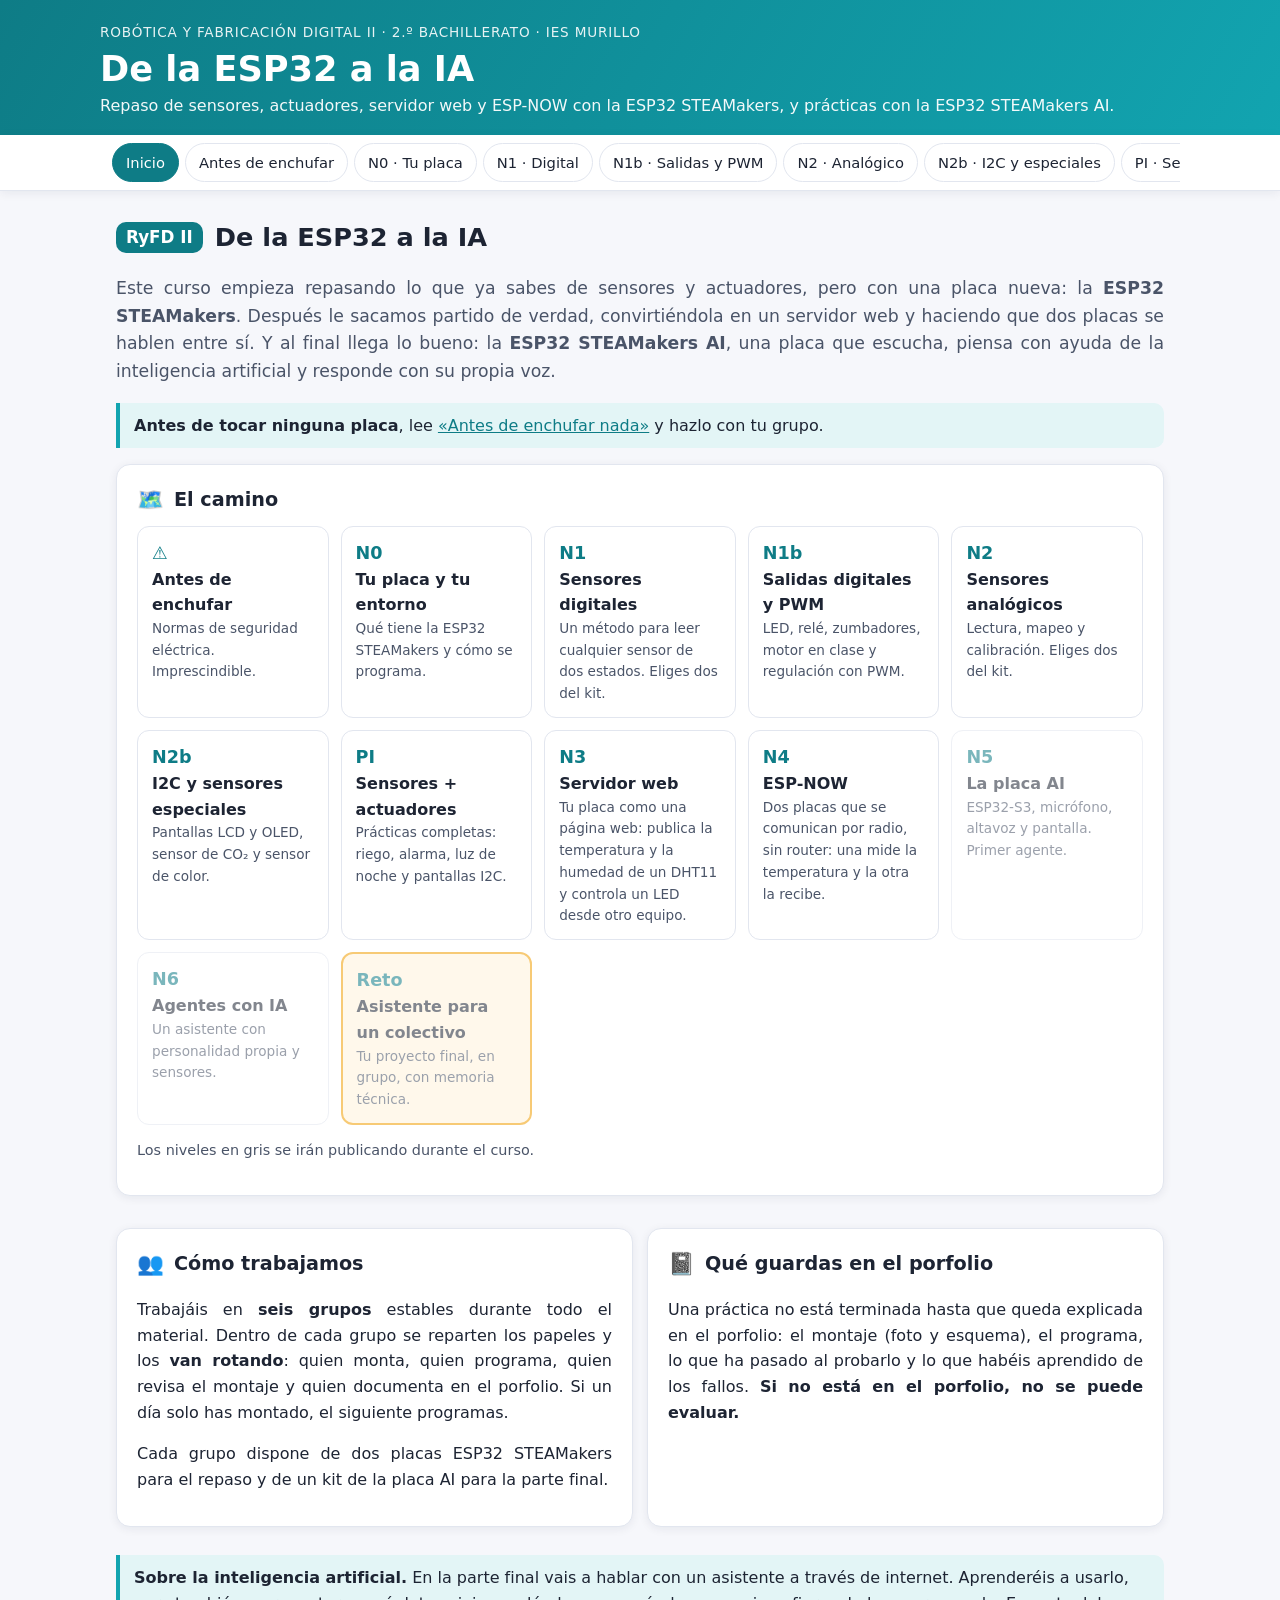
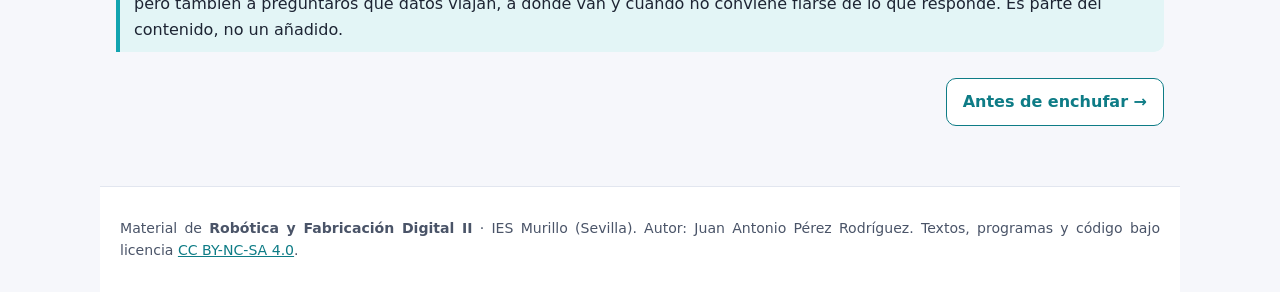
<file: index.html>
<!DOCTYPE html>
<html lang="es">
<head>
<meta charset="utf-8">
<meta name="viewport" content="width=device-width, initial-scale=1">
<title>De la ESP32 a la IA · RyFD II</title>
<link rel="stylesheet" href="assets/estilos.css?v=890831c4">
</head>
<body>
<header class="top">
  <div class="wrap">
    <div class="kicker">Robótica y Fabricación Digital II · 2.º Bachillerato · IES Murillo</div>
    <h1>De la ESP32 a la IA</h1>
    <p class="sub">Repaso de sensores, actuadores, servidor web y ESP-NOW con la ESP32 STEAMakers, y prácticas con la ESP32 STEAMakers AI.</p>
  </div>
</header>
<nav class="menu" aria-label="Secciones">
  <div class="wrap" id="menu">
    <a href="index.html" class="on" aria-current="page">Inicio</a>
    <a href="seguridad.html">Antes de enchufar</a>
    <a href="n0.html">N0 · Tu placa</a>
    <a href="n1.html">N1 · Digital</a>
    <a href="n1b.html">N1b · Salidas y PWM</a>
    <a href="n2.html">N2 · Analógico</a>
    <a href="n2b.html">N2b · I2C y especiales</a>
    <a href="pi.html">PI · Sensores + actuadores</a>
    <a href="n3.html">N3 · Servidor web</a>
    <a href="n4.html">N4 · ESP-NOW</a>
    <span class="soon" title="Próximamente">N5 · Placa AI</span>
    <span class="soon" title="Próximamente">N6 · Agentes con IA</span>
    <span class="soon" title="Próximamente">Reto final</span>
  </div>
</nav>

<main>
<section class="page" id="inicio">
  <h2 class="lvl"><span class="badge">RyFD II</span> De la ESP32 a la IA</h2>
  <p class="lead">Este curso empieza repasando lo que ya sabes de sensores y actuadores, pero con una placa nueva: la <b>ESP32 STEAMakers</b>. Después le sacamos partido de verdad, convirtiéndola en un servidor web y haciendo que dos placas se hablen entre sí. Y al final llega lo bueno: la <b>ESP32 STEAMakers AI</b>, una placa que escucha, piensa con ayuda de la inteligencia artificial y responde con su propia voz.</p>

  <div class="note info"><b>Antes de tocar ninguna placa</b>, lee <a href="seguridad.html">«Antes de enchufar nada»</a> y hazlo con tu grupo.</div>

  <div class="card">
    <h3 class="sec-title"><span class="ico">🗺️</span> El camino</h3>
    <div class="levels">
      <a class="lv" href="seguridad.html"><div class="n">⚠️</div><div class="t">Antes de enchufar</div><div class="d">Normas de seguridad eléctrica. Imprescindible.</div></a>
      <a class="lv" href="n0.html"><div class="n">N0</div><div class="t">Tu placa y tu entorno</div><div class="d">Qué tiene la ESP32 STEAMakers y cómo se programa.</div></a>
      <a class="lv" href="n1.html"><div class="n">N1</div><div class="t">Sensores digitales</div><div class="d">Un método para leer cualquier sensor de dos estados. Eliges dos del kit.</div></a>
      <a class="lv" href="n1b.html"><div class="n">N1b</div><div class="t">Salidas digitales y PWM</div><div class="d">LED, relé, zumbadores, motor en clase y regulación con PWM.</div></a>
      <a class="lv" href="n2.html"><div class="n">N2</div><div class="t">Sensores analógicos</div><div class="d">Lectura, mapeo y calibración. Eliges dos del kit.</div></a>
      <a class="lv" href="n2b.html"><div class="n">N2b</div><div class="t">I2C y sensores especiales</div><div class="d">Pantallas LCD y OLED, sensor de CO₂ y sensor de color.</div></a>
      <a class="lv" href="pi.html"><div class="n">PI</div><div class="t">Sensores + actuadores</div><div class="d">Prácticas completas: riego, alarma, luz de noche y pantallas I2C.</div></a>
      <a class="lv" href="n3.html"><div class="n">N3</div><div class="t">Servidor web</div><div class="d">Tu placa como una página web: publica la temperatura y la humedad de un DHT11 y controla un LED desde otro equipo.</div></a>
      <a class="lv" href="n4.html"><div class="n">N4</div><div class="t">ESP-NOW</div><div class="d">Dos placas que se comunican por radio, sin router: una mide la temperatura y la otra la recibe.</div></a>
      <div class="lv soon"><div class="n">N5</div><div class="t">La placa AI</div><div class="d">ESP32-S3, micrófono, altavoz y pantalla. Primer agente.</div></div>
      <div class="lv soon"><div class="n">N6</div><div class="t">Agentes con IA</div><div class="d">Un asistente con personalidad propia y sensores.</div></div>
      <div class="lv reto soon"><div class="n">Reto</div><div class="t">Asistente para un colectivo</div><div class="d">Tu proyecto final, en grupo, con memoria técnica.</div></div>
    </div>
    <p class="amp" style="font-size:.9rem;color:var(--ink2)">Los niveles en gris se irán publicando durante el curso.</p>
  </div>

  <div class="grid2">
    <div class="card">
      <h3 class="sec-title"><span class="ico">👥</span> Cómo trabajamos</h3>
      <p>Trabajáis en <b>seis grupos</b> estables durante todo el material. Dentro de cada grupo se reparten los papeles y los <b>van rotando</b>: quien monta, quien programa, quien revisa el montaje y quien documenta en el porfolio. Si un día solo has montado, el siguiente programas.</p>
      <p>Cada grupo dispone de dos placas ESP32 STEAMakers para el repaso y de un kit de la placa AI para la parte final.</p>
    </div>
    <div class="card">
      <h3 class="sec-title"><span class="ico">📓</span> Qué guardas en el porfolio</h3>
      <p>Una práctica no está terminada hasta que queda explicada en el porfolio: el montaje (foto y esquema), el programa, lo que ha pasado al probarlo y lo que habéis aprendido de los fallos. <b>Si no está en el porfolio, no se puede evaluar.</b></p>
    </div>
  </div>

  <div class="note info"><b>Sobre la inteligencia artificial.</b> En la parte final vais a hablar con un asistente a través de internet. Aprenderéis a usarlo, pero también a preguntaros qué datos viajan, a dónde van y cuándo no conviene fiarse de lo que responde. Es parte del contenido, no un añadido.</div>
</section>

<div class="pager"><span></span><a href="seguridad.html">Antes de enchufar →</a></div>
</main>
<footer>
  <div class="wrap">
    <p>Material de <b>Robótica y Fabricación Digital II</b> · IES Murillo (Sevilla). Autor: Juan Antonio Pérez Rodríguez.
    Textos, programas y código bajo licencia <a href="https://creativecommons.org/licenses/by-nc-sa/4.0/deed.es">CC BY-NC-SA 4.0</a>.</p>
  </div>
</footer>
<script src="assets/app.js?v=890831c4"></script>
</body>
</html>
</file>
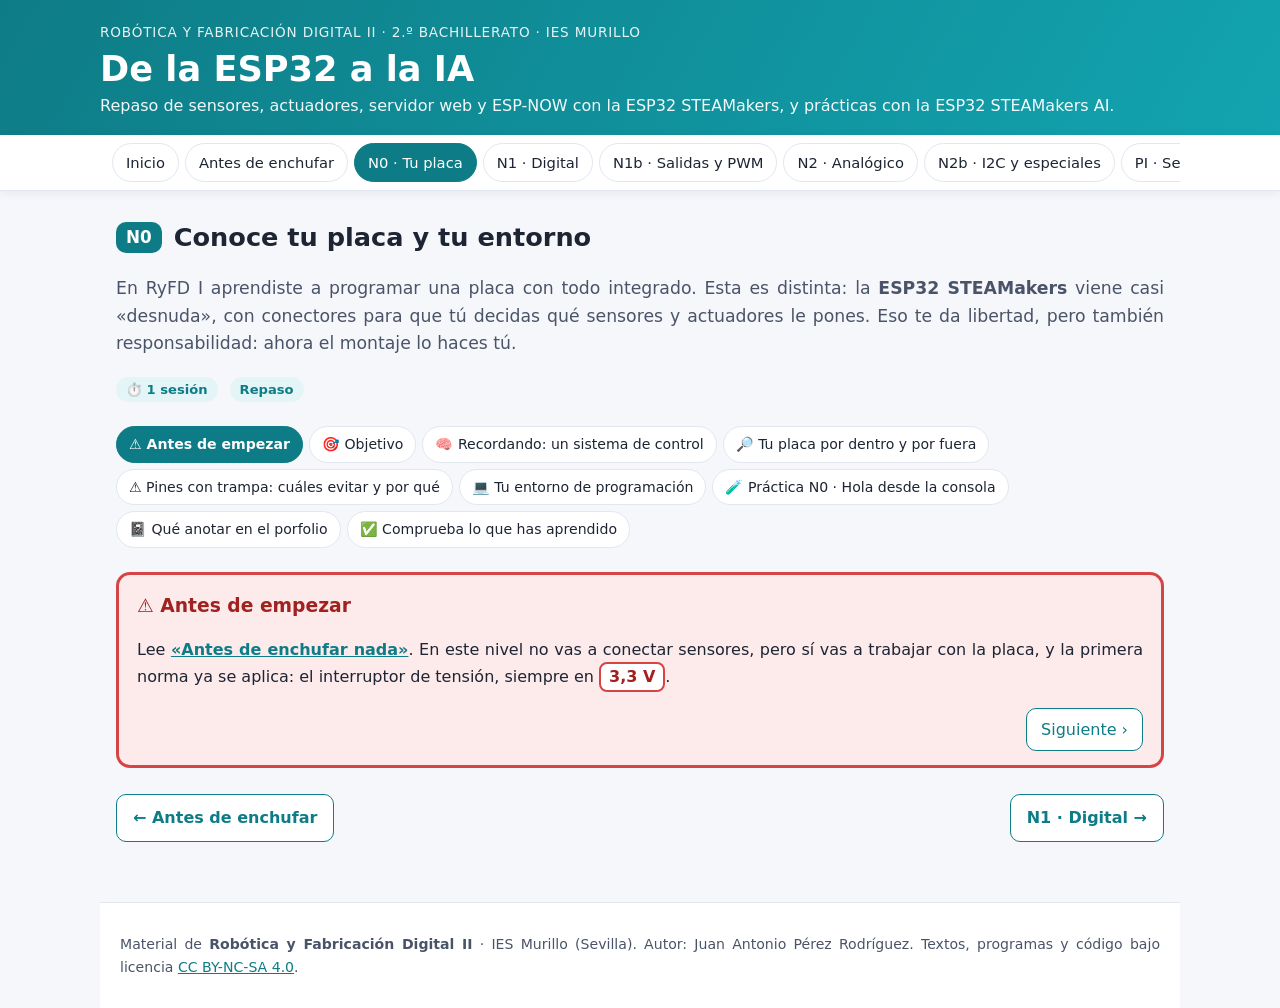
<file: n0.html>
<!DOCTYPE html>
<html lang="es">
<head>
<meta charset="utf-8">
<meta name="viewport" content="width=device-width, initial-scale=1">
<title>N0 · Conoce tu placa y tu entorno · RyFD II</title>
<link rel="stylesheet" href="assets/estilos.css?v=890831c4">
</head>
<body>
<header class="top">
  <div class="wrap">
    <div class="kicker">Robótica y Fabricación Digital II · 2.º Bachillerato · IES Murillo</div>
    <h1>De la ESP32 a la IA</h1>
    <p class="sub">Repaso de sensores, actuadores, servidor web y ESP-NOW con la ESP32 STEAMakers, y prácticas con la ESP32 STEAMakers AI.</p>
  </div>
</header>
<nav class="menu" aria-label="Secciones">
  <div class="wrap" id="menu">
    <a href="index.html">Inicio</a>
    <a href="seguridad.html">Antes de enchufar</a>
    <a href="n0.html" class="on" aria-current="page">N0 · Tu placa</a>
    <a href="n1.html">N1 · Digital</a>
    <a href="n1b.html">N1b · Salidas y PWM</a>
    <a href="n2.html">N2 · Analógico</a>
    <a href="n2b.html">N2b · I2C y especiales</a>
    <a href="pi.html">PI · Sensores + actuadores</a>
    <a href="n3.html">N3 · Servidor web</a>
    <a href="n4.html">N4 · ESP-NOW</a>
    <span class="soon" title="Próximamente">N5 · Placa AI</span>
    <span class="soon" title="Próximamente">N6 · Agentes con IA</span>
    <span class="soon" title="Próximamente">Reto final</span>
  </div>
</nav>

<main>
<section class="page" id="n0">
  <h2 class="lvl"><span class="badge">N0</span> Conoce tu placa y tu entorno</h2>
  <p class="lead">En RyFD I aprendiste a programar una placa con todo integrado. Esta es distinta: la <b>ESP32 STEAMakers</b> viene casi «desnuda», con conectores para que tú decidas qué sensores y actuadores le pones. Eso te da libertad, pero también responsabilidad: ahora el montaje lo haces tú.</p>
  <div class="row"><span class="pill">⏱️ 1 sesión</span><span class="pill">Repaso</span></div>

  <div class="alerta">
    <h3>⚠️ Antes de empezar</h3>
    <p>Lee <a href="seguridad.html"><b>«Antes de enchufar nada»</b></a>. En este nivel no vas a conectar sensores, pero sí vas a trabajar con la placa, y la primera norma ya se aplica: el interruptor de tensión, siempre en <span class="chip33">3,3 V</span>.</p>
  </div>

  <div class="card">
    <h3 class="sec-title"><span class="ico">🎯</span> Objetivo</h3>
    <ul>
      <li>Recordar la estructura de un sistema de control: entradas, proceso y salidas.</li>
      <li>Reconocer las partes de la ESP32 STEAMakers y qué hace cada una.</li>
      <li>Preparar el entorno de programación y enviar un primer programa a la placa.</li>
      <li>Leer en la consola serie lo que la placa te cuenta.</li>
    </ul>
  </div>

  <div class="card">
    <h3 class="sec-title"><span class="ico">🧠</span> Recordando: un sistema de control</h3>
    <p>Todo sistema automático, de un ascensor a un invernadero, se puede dividir en tres partes: las <b>entradas</b> (sensores, que convierten una magnitud física en una señal eléctrica), el <b>proceso</b> (la unidad de control, que decide) y las <b>salidas</b> (actuadores, que convierten la orden en algo que se ve, se oye o se mueve).</p>
    <p>Hay un detalle que hace diferente al sistema programado: su memoria empieza vacía. No sabe qué hacer hasta que se lo cuentas con tu programa. Por eso, en esta placa, <b>tú eres el diseñador del cerebro y también del cableado</b>.</p>
  </div>

  <div class="card">
    <h3 class="sec-title"><span class="ico">🔎</span> Tu placa por dentro y por fuera</h3>
    <p>La ESP32 STEAMakers está basada en un chip <b>ESP32-WROOM-32</b>. Tiene el mismo tamaño y la misma colocación de conectores que una placa Arduino UNO, así que admite sus shields, pero por dentro es mucho más potente.</p>
    <table class="t">
      <tr><th>Característica</th><th>Qué significa para ti</th></tr>
      <tr><td>Procesador de dos núcleos y 520 KB de memoria RAM</td><td>Puede hacer varias cosas a la vez, como atender la Wi-Fi y leer sensores.</td></tr>
      <tr><td>Wi-Fi y Bluetooth (4.2 y BLE)</td><td>Se conecta a internet o a tu móvil sin añadir nada. Es la base de los niveles N3 y N4.</td></tr>
      <tr><td>Conectores tipo Dupont con alimentación</td><td>Conectas sensores y actuadores sin soldar.</td></tr>
      <tr><td>Interruptor 3,3 V / 5 V</td><td>Cambia la alimentación (3,3 V o 5 V) de los conectores de entrada y salida y de los I2C. <b>Nosotros lo dejamos siempre en 3,3 V.</b></td></tr>
      <tr><td>Conectores I2C (hasta 5 dispositivos)</td><td>Con cuatro cables puedes conectar pantallas y sensores digitales avanzados.</td></tr>
      <tr><td>Zócalo para tarjeta microSD</td><td>Guardar datos aunque se desconecte la placa.</td></tr>
      <tr><td>Medidor de tensión y de intensidad</td><td>La placa sabe con qué tensión la alimentas. Útil si algo falla.</td></tr>
      <tr><td>Botón de reinicio</td><td>Reinicia el programa sin quitar el cable.</td></tr>
      <tr><td>Entradas analógicas de 12 bits</td><td>Leen valores entre 0 y 4095.</td></tr>
    </table>
    <h4>Tu placa de verdad: aprende a leer la serigrafía</h4>
    <p>La <b>serigrafía</b> son los textos impresos sobre la placa. Junto a cada fila de conectores te dice qué pin es. Es lo primero que hay que mirar antes de conectar nada, porque el nombre del pin en la placa manda sobre cualquier esquema.</p>
    <figure class="fig"><img src="img/placa_keyestudio.jpg" alt="Foto de la placa ESP32 Plus STEAMakers de Keyestudio vista desde arriba, con la serigrafía de los pines" style="max-width:420px"><figcaption>Placa ESP32 Plus STEAMakers (Keyestudio) vista desde arriba. En el bloque «ANALOG» se leen 2, 4, 35 y 34; en las filas digitales de la derecha, io18, io19, io23, io5, io13 e io12, y debajo io14, io27, io16, io17, io25 e io26.</figcaption></figure>
    <ul><li>Cada columna de pines tiene tres filas: <b>G</b> (masa, el negativo), <b>V</b> (alimentación) y <b>S</b> (señal, la que se programa).</li>
    <li>Las cuatro entradas analógicas del bloque «ANALOG» son A0 = IO2, A1 = IO4, A2 = IO35 y A3 = IO34.</li>
    <li>Las filas digitales llevan el número del pin al lado. Por ejemplo, el pin D2 del editor es el io26.</li></ul>
    <h4>Dos marcas, la misma forma</h4>
    <figure class="fig"><img src="img/placas_dos_marcas.jpg" alt="Dos placas ESP32 Plus con el mismo formato, una de conectores azules (ACEBOTT) y otra de conectores amarillos (Keyestudio)"><figcaption>A la izquierda, una placa ESP32 Plus de ACEBOTT (conectores azules); a la derecha, la ESP32 Plus STEAMakers de Keyestudio (conectores amarillos).</figcaption></figure>
    <p>Puede que veas placas de marcas distintas con el mismo tamaño y colocación. En las dos de la foto, la serigrafía de los pines coincide (2, 4, 35 y 34 en analógicas, y los mismos números en las filas digitales). Aun así, <b>lee siempre la serigrafía de tu placa</b> y no te fíes de que sea igual que la de otro compañero.</p>
    <p style="font-size:.9rem;color:var(--ink2)">Fuente: manual «Actividades y retos con ESP32 Plus STEAMakers» (Robolot Team / Innova Didactic).</p>
  </div>

    <div class="card">
    <h3 class="sec-title"><span class="ico">⚠️</span> Pines con trampa: cuáles evitar y por qué</h3>

    <p>No todos los pines de la ESP32 valen para todo. Algunos se leen al arrancar para decidir cómo se inicia la placa; otros están conectados a la memoria interna; otros no pueden ser salidas; y otros dejan de leer valores analógicos cuando el Wi-Fi está encendido. Conocer estas limitaciones te ahorra horas de buscar un fallo que no está en tu programa.</p>
    <div class="note warn"><b>Cómo se nota un conflicto.</b> La placa no arranca o se reinicia sola, el editor no logra subir el programa, la consola no muestra nada tras el reinicio o la lectura analógica «se vuelve loca» al activar el Wi-Fi. En casi todos los casos desaparece al desconectar el módulo del pin problemático.</div>
    <h4>1 · Las reglas, una a una</h4>
    <table class="t stack"><tr><th>Qué pasa</th><th>Pines</th><th>Por qué</th><th>Consecuencia si lo ignoras</th></tr><tr><td data-l="Qué pasa"><b>Pines de arranque</b> (strapping)</td><td data-l="Pines">IO0, IO2, IO5, IO12, IO15</td><td data-l="Por qué">Al arrancar o reiniciar, la ESP32 lee el nivel de estos cinco pines para decidir cómo arranca. Cada uno tiene una resistencia interna que fija un valor por defecto: IO0, IO5 e IO15 a 1; IO2 e IO12 a 0. Después del arranque se pueden usar con normalidad.</td><td data-l="Consecuencia si lo ignoras">Un módulo que fuerce un nivel distinto durante el arranque puede dejar la placa en otro modo, sin arrancar o sin poder programarla. Se nota porque «a veces no arranca» y funciona al desconectar el módulo.</td></tr><tr><td data-l="Qué pasa"><b>IO12</b>: el más delicado</td><td data-l="Pines">IO12 (MTDI)</td><td data-l="Por qué">En el arranque fija la tensión de alimentación de la memoria flash: con 0 (por defecto) usa 3,3 V; con 1 selecciona 1,8 V.</td><td data-l="Consecuencia si lo ignoras">Si un sensor o módulo pone IO12 a 1 al encender, la placa puede no arrancar. Evítalo para módulos que dan un 1 en reposo.</td></tr><tr><td data-l="Qué pasa"><b>Modo de descarga</b></td><td data-l="Pines">IO0 e IO2</td><td data-l="Por qué">Para programar la placa se necesita IO0 a 0 e IO2 a 0 en el reinicio.</td><td data-l="Consecuencia si lo ignoras">Un módulo que fuerce IO0 o IO2 a un nivel contrario puede impedir que el editor suba el programa.</td></tr><tr><td data-l="Qué pasa"><b>Mensajes de arranque</b></td><td data-l="Pines">IO15 (MTDO)</td><td data-l="Por qué">Si está a 0 en el arranque, se silencia el mensaje inicial por el puerto serie (por defecto está a 1).</td><td data-l="Consecuencia si lo ignoras">La consola «no dice nada» tras reiniciar. Además, IO15 forma parte de la ranura SD de la placa.</td></tr><tr><td data-l="Qué pasa"><b>Memoria flash interna</b></td><td data-l="Pines">IO6 a IO11</td><td data-l="Por qué">Están conectados a la memoria flash dentro del módulo y no salen a la placa.</td><td data-l="Consecuencia si lo ignoras">No hay que tocarlos. Si algún programa los usa, la placa se cuelga.</td></tr><tr><td data-l="Qué pasa"><b>Memoria PSRAM</b></td><td data-l="Pines">IO16 e IO17</td><td data-l="Por qué">Según el módulo: los que llevan PSRAM (por ejemplo, los WROVER o algunas versiones «R2») los usan para ella.</td><td data-l="Consecuencia si lo ignoras">En tu placa (módulo ESP32-WROOM-32, según Keyestudio) están libres. Si algún día cambias de módulo, confirma que no lleva PSRAM.</td></tr><tr><td data-l="Qué pasa"><b>Solo entrada</b></td><td data-l="Pines">IO34, IO35, IO36 e IO39 (IO37 e IO38 no salen del módulo)</td><td data-l="Por qué">Solo pueden leer: no se pueden configurar como salida y no tienen resistencia interna de pull-up ni pull-down.</td><td data-l="Consecuencia si lo ignoras">No sirven para LED, relé o zumbador. Para un pulsador necesitan una resistencia externa (los módulos G-V-S ya la llevan).</td></tr><tr><td data-l="Qué pasa"><b>Wi-Fi y entradas analógicas</b></td><td data-l="Pines">Los pines ADC2: IO0, IO2, IO4, IO12, IO13, IO14, IO15, IO25, IO26 e IO27</td><td data-l="Por qué">El convertidor analógico ADC2 lo comparte el Wi-Fi. Con el Wi-Fi activo, la lectura analógica de esos pines falla (la documentación de Espressif lo indica con claridad, y cita el Wi-Fi, no el Bluetooth).</td><td data-l="Consecuencia si lo ignoras">En N3, N4 o el panel IoT, un sensor analógico en esos pines no lee. Como entrada o salida <b>digital</b> funcionan sin problema.</td></tr><tr><td data-l="Qué pasa"><b>Puerto serie del USB</b></td><td data-l="Pines">IO1 (TX) e IO3 (RX)</td><td data-l="Por qué">Son los pines del puerto serie por el que programas la placa y lees la consola.</td><td data-l="Consecuencia si lo ignoras">Si los usas como entrada o salida, tendrás conflictos con la consola y con la subida del programa.</td></tr><tr><td data-l="Qué pasa"><b>Depuración JTAG</b></td><td data-l="Pines">IO12, IO13, IO14 e IO15</td><td data-l="Por qué">Son los pines de un depurador por hardware que en clase no usamos.</td><td data-l="Consecuencia si lo ignoras">No suponen problema. Solo son relevantes por los pines de arranque IO12 e IO15.</td></tr></table>
    <h4>2 · Tu placa, pin a pin</h4>
    <p>Los rótulos son los de la serigrafía de tu placa. Cuando el editor muestra un nombre de pin distinto (D2, D3…), se indica en la segunda columna.</p>
    <table class="t stack"><tr><th>Pin (serigrafía)</th><th>Editor</th><th>Estado</th><th>Motivo en tu placa</th></tr><tr><td data-l="Pin (serigrafía)">io18 · io19 · io23</td><td data-l="Editor">—</td><td data-l="Estado"><span class="sem v">Libres</span></td><td data-l="Motivo en tu placa">Sin condiciones. Son los mejores para empezar (salida o entrada digital).</td></tr><tr><td data-l="Pin (serigrafía)">io5</td><td data-l="Editor">—</td><td data-l="Estado"><span class="sem a">Con cuidado</span></td><td data-l="Motivo en tu placa">Pin de arranque: por defecto está a 1; si un módulo lo fuerza, puede afectar al arranque.</td></tr><tr><td data-l="Pin (serigrafía)">io12</td><td data-l="Editor">D8</td><td data-l="Estado"><span class="sem r">Evitar</span></td><td data-l="Motivo en tu placa">Pin de arranque que fija la tensión de la flash. Con un módulo que dé 1 en reposo, la placa puede no arrancar.</td></tr><tr><td data-l="Pin (serigrafía)">io13</td><td data-l="Editor">D9</td><td data-l="Estado"><span class="sem v">Libre para digital</span></td><td data-l="Motivo en tu placa">Es ADC2: no lo uses como entrada analógica con Wi-Fi.</td></tr><tr><td data-l="Pin (serigrafía)">io14</td><td data-l="Editor">D7</td><td data-l="Estado"><span class="sem v">Libre para digital</span></td><td data-l="Motivo en tu placa">Es ADC2 (sin analógico con Wi-Fi).</td></tr><tr><td data-l="Pin (serigrafía)">io27</td><td data-l="Editor">D6</td><td data-l="Estado"><span class="sem v">Libre para digital</span></td><td data-l="Motivo en tu placa">Es ADC2 (sin analógico con Wi-Fi). Lo usamos para el zumbador.</td></tr><tr><td data-l="Pin (serigrafía)">io16 · io17</td><td data-l="Editor">D5 · D4</td><td data-l="Estado"><span class="sem a">Revisar</span></td><td data-l="Motivo en tu placa">Libres con tu módulo (sin PSRAM). Lo usamos para el LED y el relé.</td></tr><tr><td data-l="Pin (serigrafía)">io25 · io26</td><td data-l="Editor">D3 · D2</td><td data-l="Estado"><span class="sem v">Libres para digital</span></td><td data-l="Motivo en tu placa">Son ADC2 y salidas de DAC. Lo usamos para LED y para sensores digitales.</td></tr><tr><td data-l="Pin (serigrafía)">A0 · pin 2</td><td data-l="Editor">—</td><td data-l="Estado"><span class="sem a">Con cuidado</span></td><td data-l="Motivo en tu placa">Es IO2: pin de arranque y ADC2. Con Wi-Fi no sirve para leer analógicos.</td></tr><tr><td data-l="Pin (serigrafía)">A1 · pin 4</td><td data-l="Editor">—</td><td data-l="Estado"><span class="sem a">Con cuidado</span></td><td data-l="Motivo en tu placa">Es IO4: ADC2. Con Wi-Fi no sirve para leer analógicos.</td></tr><tr><td data-l="Pin (serigrafía)">A2 · pin 35</td><td data-l="Editor">—</td><td data-l="Estado"><span class="sem g">Solo entrada (ADC1)</span></td><td data-l="Motivo en tu placa">Lee bien con Wi-Fi. Es la mejor opción para un sensor analógico. Solo entrada.</td></tr><tr><td data-l="Pin (serigrafía)">A3 · pin 34</td><td data-l="Editor">—</td><td data-l="Estado"><span class="sem g">Solo entrada (ADC1)</span></td><td data-l="Motivo en tu placa">Lee bien con Wi-Fi. Es la mejor opción para un sensor analógico. Solo entrada.</td></tr><tr><td data-l="Pin (serigrafía)">io0</td><td data-l="Editor">—</td><td data-l="Estado"><span class="sem r">Evitar</span></td><td data-l="Motivo en tu placa">Pin de arranque (modo de descarga) y ADC2. Aparece como io0 en el conector de la izquierda y no es para sensores.</td></tr><tr><td data-l="Pin (serigrafía)">io36 · io39</td><td data-l="Editor">—</td><td data-l="Estado"><span class="sem r">No los uses</span></td><td data-l="Motivo en tu placa">Solo entrada. La serigrafía los rotula como «consumption» (V/I): parecen medir la tensión y la corriente de la propia placa.</td></tr><tr><td data-l="Pin (serigrafía)">io15 · io32 · io33</td><td data-l="Editor">—</td><td data-l="Estado"><span class="sem r">No los uses</span></td><td data-l="Motivo en tu placa">Los rotula la placa como pines de la ranura SD (SCK, DO, DI). IO15 es además pin de arranque.</td></tr><tr><td data-l="Pin (serigrafía)">SDA · SCL</td><td data-l="Editor">—</td><td data-l="Estado"><span class="sem g">Reservados</span></td><td data-l="Motivo en tu placa">Es el bus I2C. En el ESP32 suelen ser IO21 e IO22 (confírmalo con el manual de tu placa). No los uses para otra cosa.</td></tr></table>
    <h4>3 · Cuatro reglas para no fallar</h4>
    <ol class="steps"><li><b>Digitales:</b> empieza por io18, io19 e io23, que no tienen ninguna condición. Después, io25, io26, io27, io14 e io13.</li><li><b>Analógicos:</b> usa siempre A2 (IO35) o A3 (IO34). Funcionan con Wi-Fi.</li><li><b>Nunca</b> pongas un módulo que dé un 1 en reposo en io12, y evita io0, io2 e io15 si no es imprescindible.</li><li><b>Si «a veces no arranca»</b>, desconecta los módulos y vuelve a probar. Después, ve conectándolos de uno en uno.</li></ol>
    <div class="note info"><b>Fuentes.</b> Datasheet de la ESP32 (Espressif), apartado de pines de arranque; guía de la API de ADC y de GPIO de ESP-IDF; datasheet del módulo ESP32-WROOM-32E; documentación de Keyestudio de la placa KS5016. La asignación de SDA y SCL a IO21 e IO22 es la habitual de la ESP32, no figura en el manual de la placa.</div>
  </div>
  <div class="card">
    <h3 class="sec-title"><span class="ico">💻</span> Tu entorno de programación</h3>
    <p>Seguimos programando por bloques, como en RyFD I, con <b>STEAMakersBlocks</b> (antes se llamaba ArduinoBlocks). Es una página web, pero necesita un programa auxiliar, el <b>Connector</b>, que es el que pasa el programa desde el navegador a la placa por el cable USB.</p>
    <p>El orden importa, y es la causa de la mayoría de los problemas al empezar:</p>
    <ol class="steps">
      <li><b>Conecta la placa</b> al ordenador con su cable USB.</li>
      <li><b>Abre el Connector</b> y déjalo abierto todo el rato.</li>
      <li><b>Abre STEAMakersBlocks.</b> Debería aparecer el puerto COM que el ordenador ha asignado a tu placa.</li>
    </ol>
    <div class="note warn"><b>Si no aparece el puerto o falla el envío</b>, es que se ha roto el vínculo entre la placa y el ordenador. Desconecta la placa, cierra el Connector, vuelve a conectar la placa y abre otra vez el Connector. Después, el navegador.</div>
  </div>

  <div class="card">
    <h3 class="sec-title"><span class="ico">🧪</span> Práctica N0 · Hola desde la consola</h3>
    <p>El hilo conductor de este material, igual que en RyFD I, es el <b>puerto serie</b>: una conversación entre la placa y tu ordenador. Es la forma más rápida de saber qué está pasando dentro de la placa, y la primera herramienta cuando algo no funciona.</p>
    <details class="paso"><summary>🛠️ Móntalo paso a paso</summary><div class="in">
      <ol class="steps">
        <li>Crea un proyecto nuevo con el tipo de proyecto de tu placa, la ESP32 STEAMakers.</li>
        <li>En el bloque <b>Inicializar</b>, pon el bloque que <b>inicia el puerto serie a 115200 baudios</b>. Esa velocidad es la que usa este material.</li>
        <li>En el <b>Bucle</b>, añade un bloque que <b>envíe un texto por el puerto serie</b> con el mensaje «Hola desde la ESP32», y después una espera de <b>1000 milisegundos</b>.</li>
        <li>Envía el programa a la placa. Elige el puerto COM que apareció.</li>
        <li>Abre la <b>consola serie</b> de la plataforma, selecciona 115200 baudios y pulsa Conectar. Cada segundo debería aparecer una línea nueva.</li>
      </ol>
      <p style="font-size:.9rem;color:var(--ink2)">Los nombres exactos de los bloques pueden variar un poco según la versión de la plataforma. Si no encuentras uno, búscalo en las categorías de comunicación y puerto serie.</p>
    </div></details>
    <div class="note info"><b>Si la consola no muestra nada:</b> comprueba que la velocidad es 115200 en el programa y en la consola, y pulsa el botón de reinicio de la placa.</div>

    <h4>Retos</h4>
    <div class="retos">
      <div class="reto b"><div class="tag">Básico</div><h4>Cambia el mensaje</h4><p>Haz que la placa escriba tu nombre y el de tu grupo, y que lo repita cada 2 segundos.</p></div>
      <div class="reto m"><div class="tag">Medio</div><h4>Cuenta los mensajes</h4><p>Muestra un contador que aumente en uno cada vez y que se vea en la consola junto al texto: «mensaje número 1», «mensaje número 2»…</p></div>
      <div class="reto p"><div class="tag">Pro</div><h4>¿Cuánto tarda de verdad?</h4><p>Comprueba si «esperar 1000 ms» y «un mensaje por segundo» son lo mismo. Mide cuántos mensajes salen en un minuto, explica la diferencia y razona de dónde viene.</p></div>
    </div>
  </div>

  <div class="card">
    <h3 class="sec-title"><span class="ico">📓</span> Qué anotar en el porfolio</h3>
    <ul>
      <li>Una captura de tu programa de bloques y otra de la consola con la salida.</li>
      <li>Qué puerto COM te asignó el ordenador y si tuviste que repetir el orden de conexión.</li>
      <li>Una frase con lo que has descubierto sobre el puerto serie.</li>
    </ul>
  </div>

  <div class="card quiz" data-id="n0">
    <h3 class="sec-title"><span class="ico">✅</span> Comprueba lo que has aprendido</h3>
    <div class="q" data-ans="b" data-why="Las señales de la ESP32 son de 3,3 V en cualquier posición; el interruptor cambia la alimentación de los conectores." data-hint="Piensa en qué tensión admiten los pines de la ESP32.">
      <p>1. ¿En qué posición dejamos siempre el interruptor de tensión de la placa?</p>
      <label><input type="radio" name="n0q1" value="a"> En 5 V, porque así los sensores van más fuertes.</label>
      <label><input type="radio" name="n0q1" value="b"> En 3,3 V, porque los pines de la ESP32 no admiten 5 V.</label>
      <label><input type="radio" name="n0q1" value="c"> Da igual, solo cambia la luz del LED.</label>
    </div>
    <div class="q" data-ans="c" data-why="Es un sistema de control: sensores (entradas), unidad de control (proceso) y actuadores (salidas)." data-hint="Recuerda el esquema entradas, proceso y salidas.">
      <p>2. En un sistema de control, ¿qué papel hace un sensor?</p>
      <label><input type="radio" name="n0q2" value="a"> Es el proceso: decide qué hacer.</label>
      <label><input type="radio" name="n0q2" value="b"> Es una salida: mueve o enciende algo.</label>
      <label><input type="radio" name="n0q2" value="c"> Es una entrada: convierte una magnitud física en una señal eléctrica.</label>
    </div>
    <div class="q" data-ans="a" data-why="El Connector es el programa que pasa el programa desde el navegador a la placa." data-hint="Piensa en quién conecta la web con el cable USB.">
      <p>3. ¿Para qué sirve el Connector?</p>
      <label><input type="radio" name="n0q3" value="a"> Para pasar el programa desde el navegador a la placa por el cable USB.</label>
      <label><input type="radio" name="n0q3" value="b"> Para dar internet a la placa.</label>
      <label><input type="radio" name="n0q3" value="c"> Para guardar el porfolio en la nube.</label>
    </div>
    <div class="q" data-ans="b" data-why="La consola serie es una conversación entre la placa y el ordenador; ambos deben usar la misma velocidad." data-hint="Una conversación solo funciona si los dos hablan a la misma velocidad.">
      <p>4. La consola no muestra nada, o muestra símbolos raros. ¿Qué comprobarías primero?</p>
      <label><input type="radio" name="n0q4" value="a"> Que el cable USB sea de color negro.</label>
      <label><input type="radio" name="n0q4" value="b"> Que la velocidad (baudios) sea la misma en el programa y en la consola.</label>
      <label><input type="radio" name="n0q4" value="c"> Que el navegador sea Chrome.</label>
    </div>
    <div class="q" data-ans="c" data-why="Con la tensión por debajo de unos 4,8 V la placa no funciona bien, sobre todo la Wi-Fi." data-hint="Piensa en qué pasa si la placa no recibe la tensión que necesita.">
      <p>5. Más adelante, la placa se reinicia sola al usar la Wi-Fi. ¿Qué podría estar pasando?</p>
      <label><input type="radio" name="n0q5" value="a"> Que el programa tiene demasiados bloques.</label>
      <label><input type="radio" name="n0q5" value="b"> Que el router está apagado.</label>
      <label><input type="radio" name="n0q5" value="c"> Que el cable o el puerto USB no entregan suficiente tensión.</label>
    </div>
    <p><button type="button" class="chk">Comprobar</button><span class="score"></span></p>
  </div>
</section>

<div class="pager"><a href="seguridad.html">← Antes de enchufar</a><a href="n1.html">N1 · Digital →</a></div>
</main>
<footer>
  <div class="wrap">
    <p>Material de <b>Robótica y Fabricación Digital II</b> · IES Murillo (Sevilla). Autor: Juan Antonio Pérez Rodríguez.
    Textos, programas y código bajo licencia <a href="https://creativecommons.org/licenses/by-nc-sa/4.0/deed.es">CC BY-NC-SA 4.0</a>.</p>
  </div>
</footer>
<script src="assets/app.js?v=890831c4"></script>
</body>
</html>
</file>
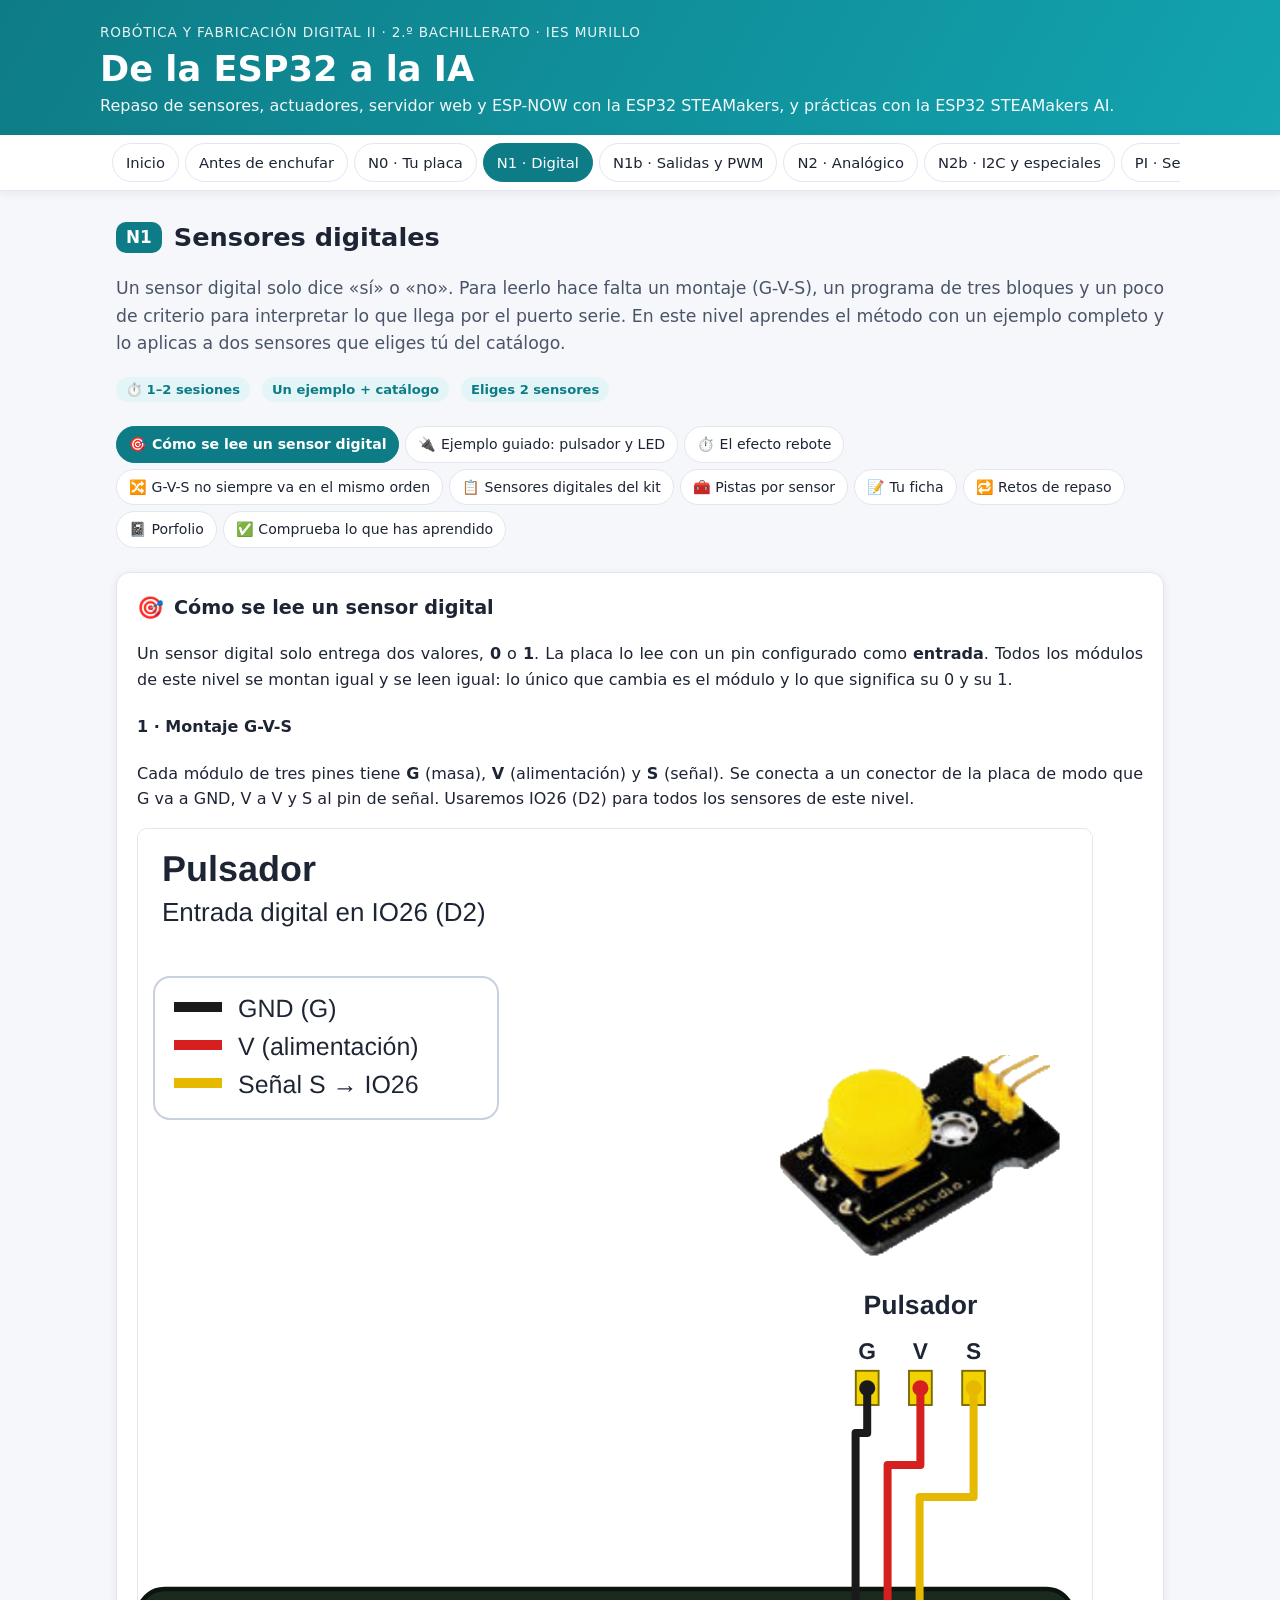
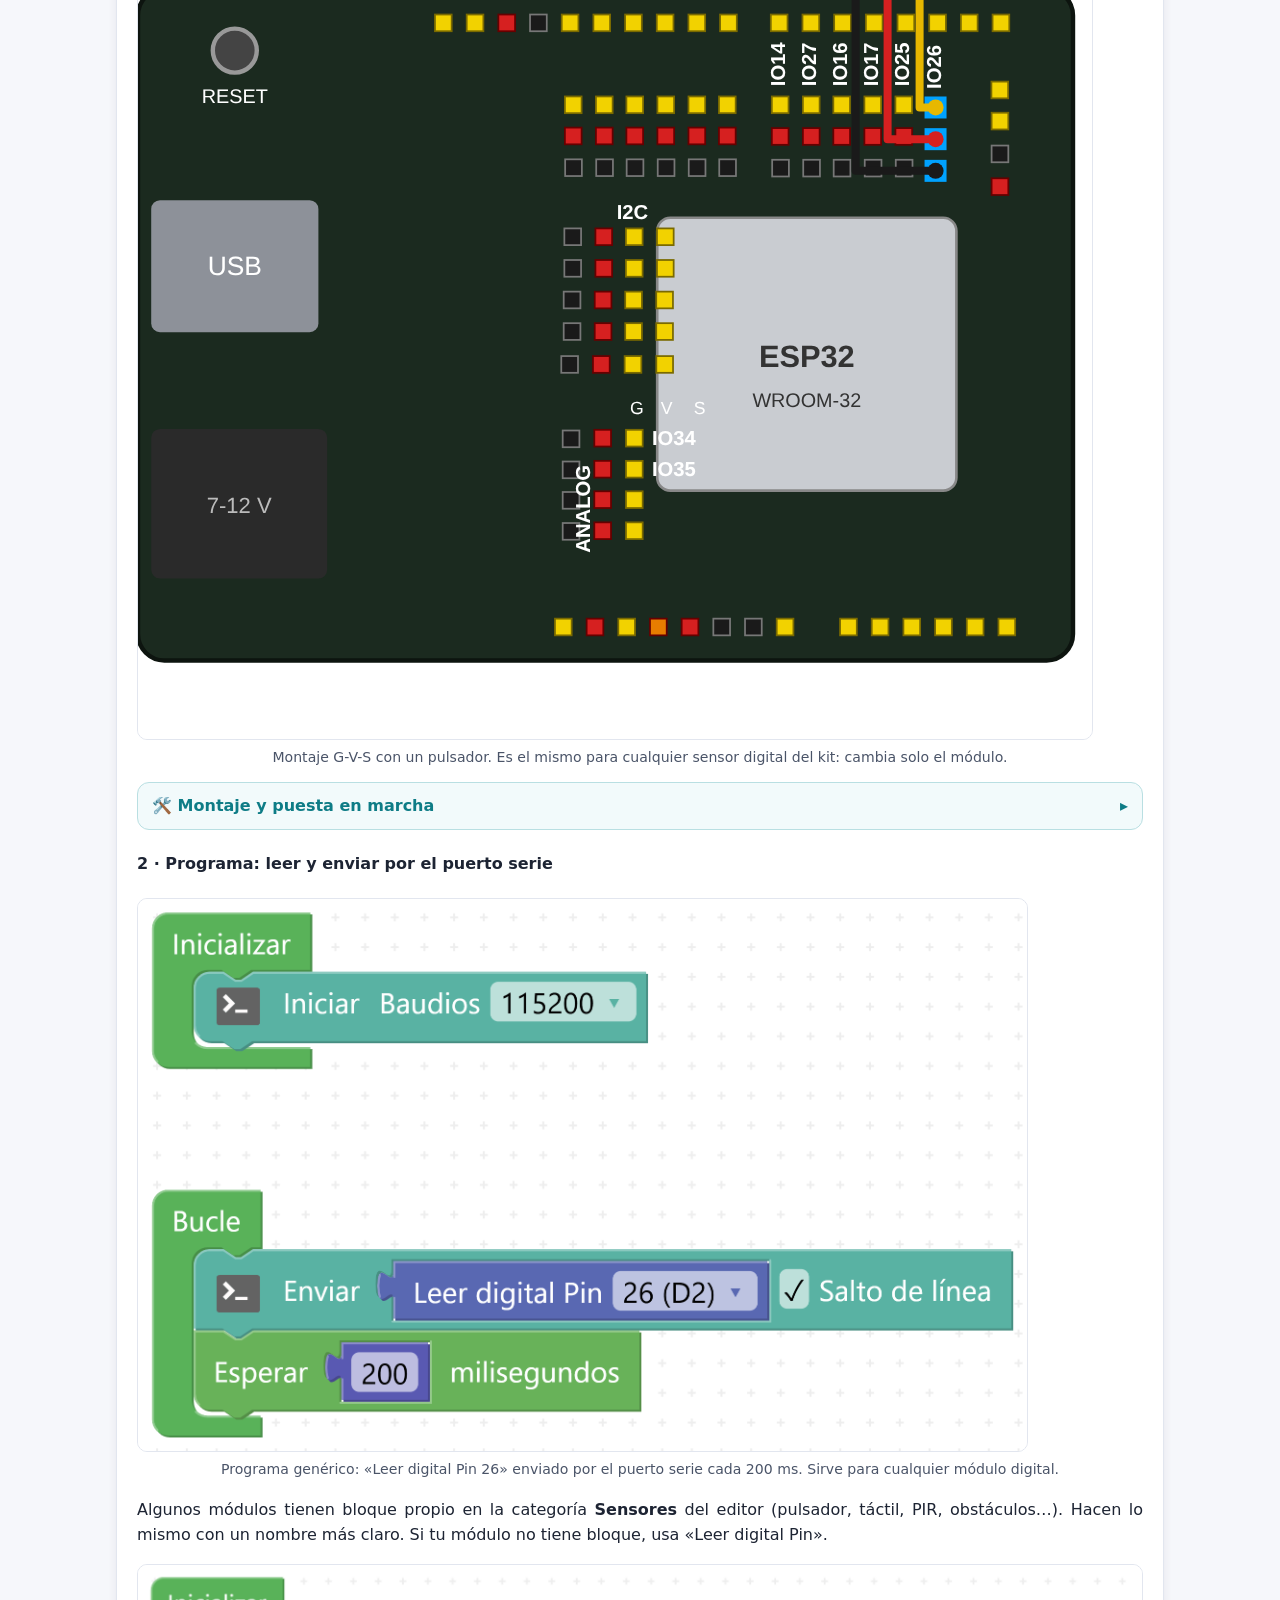
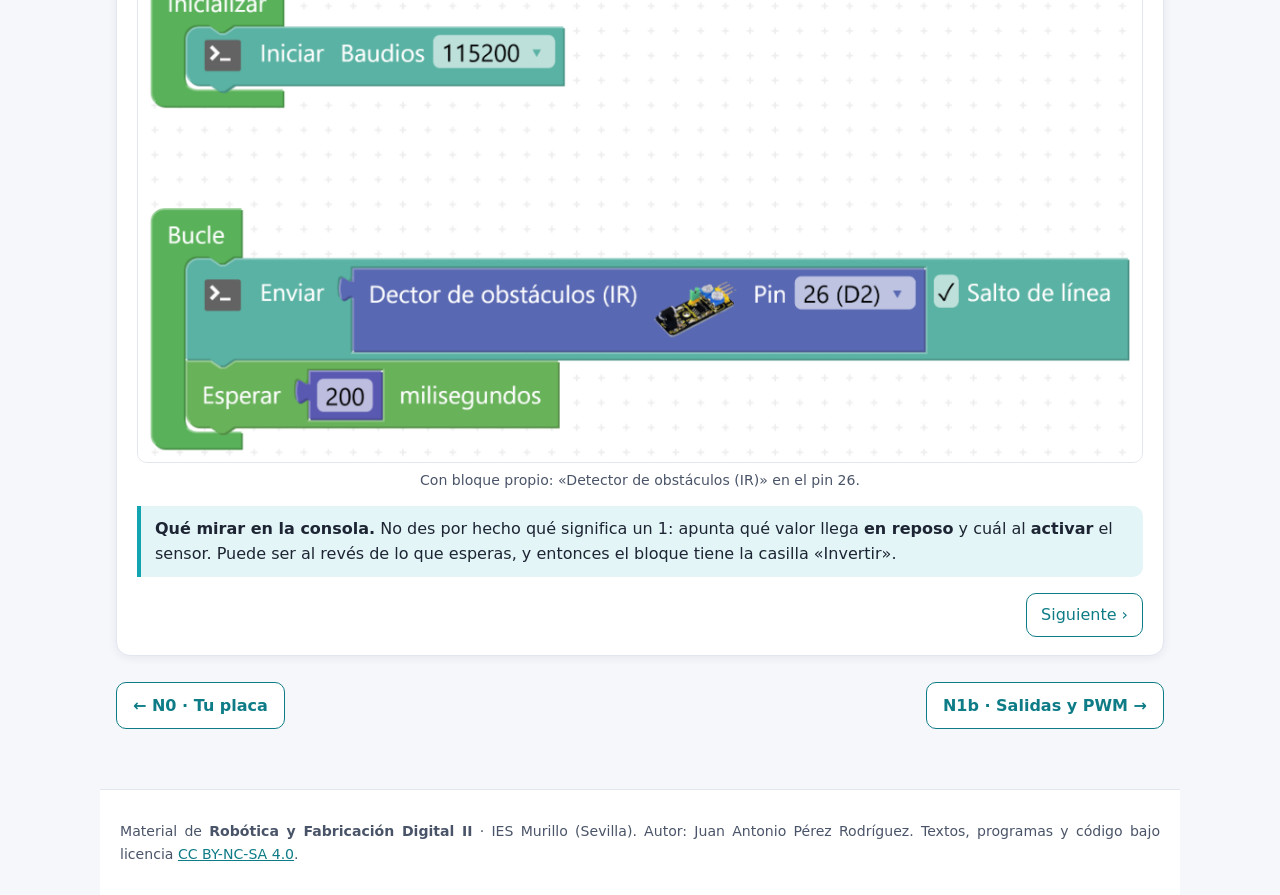
<file: n1.html>
<!DOCTYPE html>
<html lang="es">
<head>
<meta charset="utf-8">
<meta name="viewport" content="width=device-width, initial-scale=1">
<title>N1 · Sensores digitales · RyFD II</title>
<link rel="stylesheet" href="assets/estilos.css?v=890831c4">
</head>
<body>
<header class="top">
  <div class="wrap">
    <div class="kicker">Robótica y Fabricación Digital II · 2.º Bachillerato · IES Murillo</div>
    <h1>De la ESP32 a la IA</h1>
    <p class="sub">Repaso de sensores, actuadores, servidor web y ESP-NOW con la ESP32 STEAMakers, y prácticas con la ESP32 STEAMakers AI.</p>
  </div>
</header>
<nav class="menu" aria-label="Secciones">
  <div class="wrap" id="menu">
    <a href="index.html">Inicio</a>
    <a href="seguridad.html">Antes de enchufar</a>
    <a href="n0.html">N0 · Tu placa</a>
    <a href="n1.html" class="on" aria-current="page">N1 · Digital</a>
    <a href="n1b.html">N1b · Salidas y PWM</a>
    <a href="n2.html">N2 · Analógico</a>
    <a href="n2b.html">N2b · I2C y especiales</a>
    <a href="pi.html">PI · Sensores + actuadores</a>
    <a href="n3.html">N3 · Servidor web</a>
    <a href="n4.html">N4 · ESP-NOW</a>
    <span class="soon" title="Próximamente">N5 · Placa AI</span>
    <span class="soon" title="Próximamente">N6 · Agentes con IA</span>
    <span class="soon" title="Próximamente">Reto final</span>
  </div>
</nav>

<main>
<section class="page" id="n1">
  <h2 class="lvl"><span class="badge">N1</span> Sensores digitales</h2>
  <p class="lead">Un sensor digital solo dice «sí» o «no». Para leerlo hace falta un montaje (G-V-S), un programa de tres bloques y un poco de criterio para interpretar lo que llega por el puerto serie. En este nivel aprendes el método con un ejemplo completo y lo aplicas a dos sensores que eliges tú del catálogo.</p>
  <div class="row"><span class="pill">⏱️ 1–2 sesiones</span><span class="pill">Un ejemplo + catálogo</span><span class="pill">Eliges 2 sensores</span></div>
  <div class="card">
    <h3 class="sec-title"><span class="ico">🎯</span> Cómo se lee un sensor digital</h3>

    <p>Un sensor digital solo entrega dos valores, <b>0</b> o <b>1</b>. La placa lo lee con un pin configurado como <b>entrada</b>. Todos los módulos de este nivel se montan igual y se leen igual: lo único que cambia es el módulo y lo que significa su 0 y su 1.</p>
    <h4>1 · Montaje G-V-S</h4>
    <p>Cada módulo de tres pines tiene <b>G</b> (masa), <b>V</b> (alimentación) y <b>S</b> (señal). Se conecta a un conector de la placa de modo que G va a GND, V a V y S al pin de señal. Usaremos IO26 (D2) para todos los sensores de este nivel.</p>
    <figure class="fig"><img src="img/d_n1_p1.png" alt="Montaje G-V-S de un módulo digital en IO26"><figcaption>Montaje G-V-S con un pulsador. Es el mismo para cualquier sensor digital del kit: cambia solo el módulo.</figcaption></figure>
    <details class="paso"><summary>🛠️ Montaje y puesta en marcha</summary><div class="in"><ol class="steps"><li>Con la placa desenchufada, conecta G a GND, V a V y S a IO26. Pide a otra persona que lo revise con la <a href="seguridad.html">lista de comprobación</a>.</li><li>Conecta la placa por USB, abre el Connector y STEAMakersBlocks y elige la placa «ESP32 STEAMakers».</li><li>Construye el programa de abajo y pulsa <b>Subir</b>.</li><li>Abre la <b>Consola</b> y observa qué números llegan.</li></ol></div></details>
    <h4>2 · Programa: leer y enviar por el puerto serie</h4>
    <figure class="fig"><img src="img/prog_n1_p10.png" alt="Programa: inicia el puerto serie y envía la lectura digital del pin 26 cada 200 ms"><figcaption>Programa genérico: «Leer digital Pin 26» enviado por el puerto serie cada 200 ms. Sirve para cualquier módulo digital.</figcaption></figure>
    <p>Algunos módulos tienen bloque propio en la categoría <b>Sensores</b> del editor (pulsador, táctil, PIR, obstáculos…). Hacen lo mismo con un nombre más claro. Si tu módulo no tiene bloque, usa «Leer digital Pin».</p>
    <figure class="fig"><img src="img/prog_n1_p8.png" alt="Programa con el bloque propio Detector de obstáculos (IR) enviado por el puerto serie"><figcaption>Con bloque propio: «Detector de obstáculos (IR)» en el pin 26.</figcaption></figure>
    <div class="note info"><b>Qué mirar en la consola.</b> No des por hecho qué significa un 1: apunta qué valor llega <b>en reposo</b> y cuál al <b>activar</b> el sensor. Puede ser al revés de lo que esperas, y entonces el bloque tiene la casilla «Invertir».</div>
  </div>
  <div class="card">
    <h3 class="sec-title"><span class="ico">🔌</span> Ejemplo guiado: pulsador y LED</h3>

    <p>Con un solo sensor vamos a hacer todo lo que luego harás con el que elijas. El pulsador es el sensor digital más sencillo: o está pulsado o no lo está. El LED será la respuesta.</p>
    <h4>1 · Montaje</h4>
    <figure class="fig"><img src="img/d_n1_p2.png" alt="Pulsador en IO26 y LED en IO17"><figcaption>Pulsador en IO26 (D2) y LED en IO17 (D4), los dos con G-V-S.</figcaption></figure>
    <details class="paso"><summary>🛠️ Montaje y puesta en marcha</summary><div class="in"><ol class="steps"><li>Con la placa desenchufada, conecta el pulsador (G, V y S a IO26) y el módulo LED (G, V y S a IO17). Revisa con la <a href="seguridad.html">lista de comprobación</a>.</li><li>Conecta por USB y construye primero el programa del paso 2.</li><li>Sube el programa y abre la <b>Consola</b>.</li></ol></div></details>
    <h4>2 · Primero mira qué valor da</h4>
    <figure class="fig"><img src="img/prog_n1_p1.png" alt="Programa que envía por el puerto serie el estado del pulsador cada 200 ms"><figcaption>Programa de lectura: el estado del pulsador por el puerto serie cada 200 ms.</figcaption></figure>
    <p>Antes de encender nada, comprueba en la consola qué llega <b>en reposo</b> y qué llega <b>al pulsar</b>. Es la medida que decide el resto del programa, y es lo que harás siempre con cualquier sensor.</p>
    <h4>3 · Después, actúa</h4>
    <figure class="fig"><img src="img/prog_n1_p2.png" alt="Programa: si el pulsador está pulsado enciende el LED de IO17, si no lo apaga"><figcaption>Entrada y salida unidas con «si… hacer… sino».</figcaption></figure>
    <h4>4 · La plantilla que vale para todos los sensores</h4>
    <ol class="steps"><li><b>Leer</b> el sensor (un bloque de la categoría Sensores, o «Leer digital Pin»).</li><li><b>Decidir</b> con «si… hacer… sino» según el valor.</li><li><b>Actuar</b> sobre una salida (LED, zumbador…).</li></ol>
    <p>Cambia solo el sensor; el resto del programa se queda igual. Si el sensor da el valor al revés de lo que esperabas, marca la casilla «Invertir» de su bloque en lugar de rehacer el programa.</p>
    <p class="small">Los actuadores (LED, semáforo, zumbadores, pantallas) se trabajan a fondo en la sección <a href="pi.html">PI · Sensores + actuadores</a>.</p>
  </div>
    <div class="card">
    <h3 class="sec-title"><span class="ico">⏱️</span> El efecto rebote</h3>

    <p>Un pulsador es un contacto mecánico. Al pulsarlo, las láminas metálicas no se juntan de golpe: rebotan durante unos milisegundos y el pin lee varias veces 1, 0, 1, 0 antes de estabilizarse. La placa es tan rápida que ve todos esos cambios como pulsaciones distintas y un contador sumaría varias unidades con un solo toque.</p>
    <h4>Dos formas de evitarlo</h4>
    <ol class="steps"><li><b>Con una espera.</b> Tras detectar el cambio, el programa se detiene unas decenas de milisegundos con «Esperar» y solo entonces vuelve a leer. Es sencillo, pero mientras espera la placa no hace nada más.</li><li><b>Con el bloque «Pulsador… se ha pulsado».</b> Aplica por dentro un filtro antirrebote (en el código generado, 50 ms) y devuelve un 1 solo en el instante de la pulsación, aunque mantengas el dedo apretado.</li></ol>
    <figure class="fig"><img src="img/prog_s1_deb.png" alt="Programa que envía por el puerto serie el valor del bloque Pulsador se ha pulsado cada 20 milisegundos"><figcaption>Con el bloque «se ha pulsado» la consola muestra un solo 1 por pulsación, sin rebotes y sin repeticiones al mantener apretado.</figcaption></figure>
    <div class="note info"><b>Compruébalo tú.</b> Haz el programa del ejemplo con «Leer digital Pin 26» y cuenta cuántos 1 aparecen con un solo toque rápido. Luego cámbialo por «se ha pulsado» y compara. Anota las dos cifras en tu ficha: es la prueba de que el rebote existe.</div>
  </div>
  <div class="card">
    <h3 class="sec-title"><span class="ico">🔀</span> G-V-S no siempre va en el mismo orden</h3>

    <p>Hemos dicho que cada módulo tiene masa (<b>G</b>), alimentación (<b>V</b>) y señal (<b>S</b>), pero <b>el orden en que aparecen depende del fabricante</b>. En el taller hay material de distintas marcas y, si enchufas un módulo dando por hecho el orden, puedes invertir la alimentación y dañar el módulo o la placa. La regla es una sola: <b>se lee la serigrafía del módulo y de la placa antes de conectar, siempre</b>.</p>
    <figure class="fig"><img src="img/modulos_pulsadores.jpg" alt="Dos módulos pulsador: uno con serigrafía G V S y otro con OUT en el pin central" style="width:100%;max-width:460px;height:auto"><figcaption>Dos pulsadores, dos marcas. El azul (ACEBOTT) rotula G, V y S. El verde rotula OUT en el pin central: aquí la señal no está donde esperarías.</figcaption></figure>
    <table class="t"><tr><th>Módulo</th><th>Rótulos en la serigrafía</th><th>Qué hay que comprobar</th></tr><tr><td>Módulos ACEBOTT del taller</td><td>G · V · S</td><td>Coinciden con las columnas G (negro), V (rojo) y S (amarillo) de la placa. En los módulos de otras marcas, como Keyestudio, lee igualmente la serigrafía.</td></tr><tr><td>Pulsador verde genérico</td><td>Señal (OUT) en el centro; alimentación y masa en los extremos</td><td>Lee en tu módulo cuál extremo es la masa y cuál la alimentación antes de enchufar.</td></tr><tr><td>Servo de 9 g (cable de tres colores)</td><td>Naranja = señal, rojo = alimentación, marrón = masa</td><td>El orden de los hilos es S-V-G, el contrario al de la placa: no lo enchufes sin pensar.</td></tr><tr><td>Pantalla LCD y OLED por I2C</td><td>GND · VCC · SDA · SCL (cuatro pines)</td><td>El orden de SDA y SCL cambia entre pantallas. Mira la serigrafía de la tuya.</td></tr><tr><td>Sensor de distancia de ultrasonidos</td><td>VCC · Trig · Echo · GND</td><td>Cuatro pines y no tres. No se conecta como un sensor G-V-S.</td></tr></table>
    <div class="note warn"><b>Antes de conectar, tres comprobaciones.</b> (1) Los rótulos del módulo, de izquierda a derecha. (2) El color de la columna de la placa donde vas a enchufarlo. (3) La lista de comprobación de «Antes de enchufar». Si dudas, pregunta antes de conectar.</div>
    <p class="small">Objetivo de esta sección: que sepas desenvolverte con kits de cualquier marca, no solo con el del taller. Un buen técnico lee la serigrafía; uno apresurado quema el módulo.</p>
  </div>
  <div class="card">
    <h3 class="sec-title"><span class="ico">📋</span> Sensores digitales del kit</h3>

    <p>Esta es la lista de la que eliges. Si en tu kit falta uno, coge otro parecido: el método es el mismo. Si te atascas, cada sensor tiene debajo una <b>pista</b> con su esquema y su programa: ábrela después de intentarlo.</p>
    <table class="t"><tr><th>Sensor</th><th>Qué detecta</th><th>Bloque propio en el editor</th><th>Detalle a tener en cuenta</th></tr><tr><td>Pulsador</td><td>Pulsación</td><td>«Pulsador»</td><td>Al mantenerlo pulsado el valor se repite; para contar usa «se ha pulsado».</td></tr><tr><td>Pulsador táctil</td><td>Contacto del dedo</td><td>«Pulsador táctil»</td><td>No tiene partes móviles: detecta capacidad eléctrica.</td></tr><tr><td>Inclinación</td><td>Posición del módulo</td><td>«Sensor de orientación»</td><td>Dentro hay una bolita o un contacto: puede dar rebotes al moverlo.</td></tr><tr><td>Reed</td><td>Imán cercano</td><td>«Interruptor magnético»</td><td>Contacto que se cierra con el campo del imán.</td></tr><tr><td>PIR</td><td>Movimiento de personas</td><td>«Detector de movimiento (PIR)»</td><td>Necesita unos segundos de estabilización al arrancar.</td></tr><tr><td>Obstáculos IR</td><td>Objeto delante</td><td>«Detector de obstáculos (IR)»</td><td>Suele tener un potenciómetro para ajustar la distancia.</td></tr><tr><td>Fotointerruptor</td><td>Objeto que corta el haz de luz</td><td>«Foto-interruptor»</td><td>Digital. Pasa algo entre las dos patas del módulo y la señal cambia.</td></tr></table>
  </div>
  <div class="card">
    <h3 class="sec-title"><span class="ico">🧰</span> Pistas por sensor</h3>
<p>Esquema y programa de cada sensor de la lista. Ábrelas <b>después</b> de intentarlo por tu cuenta con la plantilla. El montaje es siempre G-V-S: solo cambia el módulo y el pin.</p><details class="paso"><summary>Inclinación · IO26 (D2)</summary><div class="in"><p>Dentro hay un contacto o una bolita: puede dar rebotes al moverlo. El programa enciende un LED en IO17 según la posición.</p><figure class="fig"><img src="img/d_n1_p6.png" alt="Esquema de conexiones del sensor Inclinación"><figcaption>Inclinación: IO26 (D2)</figcaption></figure><figure class="fig"><img src="img/prog_n1_p6.png" alt="Programa de lectura del sensor Inclinación"><figcaption>Programa de lectura.</figcaption></figure></div></details><details class="paso"><summary>PIR (movimiento) · IO14 (D7)</summary><div class="in"><p>Necesita unos segundos de estabilización al arrancar. El programa activa un zumbador en IO27 al detectar movimiento.</p><figure class="fig"><img src="img/d_n1_p7.png" alt="Esquema de conexiones del sensor PIR (movimiento)"><figcaption>PIR (movimiento): IO14 (D7)</figcaption></figure><figure class="fig"><img src="img/prog_n1_p7.png" alt="Programa de lectura del sensor PIR (movimiento)"><figcaption>Programa de lectura.</figcaption></figure></div></details><details class="paso"><summary>Obstáculos IR · IO26 (D2)</summary><div class="in"><p>Suele tener un potenciómetro para ajustar la distancia de detección.</p><figure class="fig"><img src="img/d_n1_p8.png" alt="Esquema de conexiones del sensor Obstáculos IR"><figcaption>Obstáculos IR: IO26 (D2)</figcaption></figure><figure class="fig"><img src="img/prog_n1_p8.png" alt="Programa de lectura del sensor Obstáculos IR"><figcaption>Programa de lectura.</figcaption></figure></div></details><details class="paso"><summary>Pulsador táctil · IO26 (D2)</summary><div class="in"><p>No tiene partes móviles: detecta el contacto del dedo. El programa enciende un LED en IO17.</p><figure class="fig"><img src="img/d_n1_p9.png" alt="Esquema de conexiones del sensor Pulsador táctil"><figcaption>Pulsador táctil: IO26 (D2)</figcaption></figure><figure class="fig"><img src="img/prog_n1_p9.png" alt="Programa de lectura del sensor Pulsador táctil"><figcaption>Programa de lectura.</figcaption></figure></div></details><details class="paso"><summary>Reed (imán) · IO26 (D2)</summary><div class="in"><p>Tiene bloque propio, «Interruptor magnético»; el programa de la imagen usa «Leer digital Pin», que da el mismo resultado. Acerca y aleja un imán.</p><figure class="fig"><img src="img/d_n1_p10.png" alt="Esquema de conexiones del sensor Reed (imán)"><figcaption>Reed (imán): IO26 (D2)</figcaption></figure><figure class="fig"><img src="img/prog_n1_p10.png" alt="Programa de lectura del sensor Reed (imán)"><figcaption>Programa de lectura.</figcaption></figure></div></details>
  </div>
  <div class="card">
    <h3 class="sec-title"><span class="ico">📝</span> Tu ficha</h3>

    <p><b>Elige dos sensores</b> de la lista, uno por persona del grupo si sois dos en la placa, y completa una ficha para cada uno. La ficha es la evidencia que entregas en el porfolio, junto con la foto del montaje y una captura de la consola.</p>
    <table class="t ficha"><tr><th>Sensor</th><th>Pin de señal</th><th>Valor en reposo</th><th>Valor al activarlo</th><th>Observaciones (rebotes, tiempo de arranque, ajustes)</th></tr><tr><td>&nbsp;</td><td>&nbsp;</td><td>&nbsp;</td><td>&nbsp;</td><td>&nbsp;</td></tr><tr><td>&nbsp;</td><td>&nbsp;</td><td>&nbsp;</td><td>&nbsp;</td><td>&nbsp;</td></tr></table>
    <h4>Si no devuelve nada</h4>
    <p>Un sensor que no responde también es un resultado: anótalo en la ficha y revisa esta lista antes de pedir ayuda.</p>
    <ul class="checklist"><li><label><input type="checkbox"> G, V y S están en los pines correctos y los cables hacen buen contacto.</label></li><li><label><input type="checkbox"> El pin del bloque es el mismo al que has conectado la señal (la placa lo indica entre paréntesis, por ejemplo 26 (D2)).</label></li><li><label><input type="checkbox"> El puerto serie está iniciado a 115200 baudios y la consola usa la misma velocidad.</label></li><li><label><input type="checkbox"> El módulo está alimentado (muchos tienen un LED de encendido).</label></li><li><label><input type="checkbox"> Has probado con otro cable y con otro pin de la misma familia.</label></li><li><label><input type="checkbox"> Has probado con otro módulo igual: si funciona, el primero estaba averiado.</label></li></ul><p class="cl-count small"></p>
  </div>
  <div class="card">
    <h3 class="sec-title"><span class="ico">🔁</span> Retos de repaso</h3>

    <p>Hazlos con el sensor que elegiste. Cada nivel incluye al anterior.</p><div class="retos"><div class="reto b"><div class="tag">Básico</div><h4>Escribe una frase</h4><p>Haz que la consola muestre «activado» o «reposo» en lugar de un número, con un bloque «si… hacer… sino».</p></div><div class="reto m"><div class="tag">Medio</div><h4>Cuenta activaciones</h4><p>Cuenta cuántas veces se activa el sensor. Comprueba qué pasa si lo mantienes activo y explica por qué el contador sube más de lo esperado.</p></div><div class="reto p"><div class="tag">Pro</div><h4>Detecta el cambio</h4><p>Suma solo cuando el sensor pasa de reposo a activado. Pruébalo con activaciones rápidas y razona si falla alguna.</p></div></div><details class="paso"><summary>💡 Pista para el reto Pro</summary><div class="in"><p>Con el pulsador, el bloque «se ha pulsado» detecta el cambio sin que guardes el valor anterior. Con los demás sensores tendrás que guardarlo tú en una variable.</p><figure class="fig"><img src="img/prog_n1_reto.png" alt="Programa con el bloque Pulsador «se ha pulsado» que envía la palabra pulsado"><figcaption>Pulsador con «se ha pulsado».</figcaption></figure></div></details>
  </div>
  <div class="card">
    <h3 class="sec-title"><span class="ico">📓</span> Porfolio</h3>

    <ul>
      <li>Las dos fichas completadas, con foto del montaje de cada sensor.</li>
      <li>Una captura de la consola con el valor en reposo y al activar.</li>
      <li>El programa de un reto de cada nivel.</li>
      <li>Un fallo que tuvisteis y cómo lo localizasteis.</li>
    </ul>
  </div>

  <div class="card quiz" data-id="n1">
    <h3 class="sec-title"><span class="ico">✅</span> Comprueba lo que has aprendido</h3>
    <div class="q" data-ans="c" data-why="Una entrada se lee; una salida se escribe. Un pulsador informa a la placa." data-hint="Piensa en quién envía la información: ¿el módulo o la placa?">
      <p>1. ¿Qué es un pulsador para la placa?</p>
      <label><input type="radio" name="n1q1" value="a"> Una salida, porque la placa lo enciende.</label>
      <label><input type="radio" name="n1q1" value="b"> Un proceso, porque decide.</label>
      <label><input type="radio" name="n1q1" value="c"> Una entrada digital, porque informa a la placa de su estado.</label>
    </div>
    <div class="q" data-ans="b" data-why="Cada módulo puede dar una tensión distinta según su montaje; se comprueba con la consola, no se supone." data-hint="Lo importante es medirlo, no darlo por hecho.">
      <p>2. No sabes si tu pulsador da 1 o 0 al pulsarlo. ¿Qué haces?</p>
      <label><input type="radio" name="n1q2" value="a"> Cambio de pulsador hasta que dé 1.</label>
      <label><input type="radio" name="n1q2" value="b"> Lo compruebo en la consola serie.</label>
      <label><input type="radio" name="n1q2" value="c"> Lo supongo igual que en la práctica anterior.</label>
    </div>
    <div class="q" data-ans="a" data-why="Si no detectas el cambio, el contador suma mientras el pulsador está apretado." data-hint="Piensa en cuántas veces se ejecuta el bucle por segundo.">
      <p>3. Mantienes apretado el pulsador y el contador sube sin parar. ¿Por qué?</p>
      <label><input type="radio" name="n1q3" value="a"> Porque el bucle lee el valor muchas veces por segundo y suma cada vez.</label>
      <label><input type="radio" name="n1q3" value="b"> Porque el pulsador está roto.</label>
      <label><input type="radio" name="n1q3" value="c"> Porque la consola va muy rápida.</label>
    </div>
    <div class="q" data-ans="c" data-why="IO0 no se conecta, IO2 interfiere con la carga del programa y IO1/IO3 son los de la comunicación serie." data-hint="Repasa la página «Antes de enchufar nada».">
      <p>4. ¿Cuál de estos pines NO usarías para un módulo?</p>
      <label><input type="radio" name="n1q4" value="a"> IO26</label>
      <label><input type="radio" name="n1q4" value="b"> IO25</label>
      <label><input type="radio" name="n1q4" value="c"> IO0</label>
    </div>
    <div class="q" data-ans="b" data-why="Una espera detiene el programa; para atender dos cosas hay que comprobar el tiempo transcurrido en lugar de esperar." data-hint="Mientras espera, el programa no hace nada más.">
      <p>5. Con «esperar 4000 ms» en el semáforo, ¿qué ocurre con el pulsador?</p>
      <label><input type="radio" name="n1q5" value="a"> Se lee igual, porque es una entrada.</label>
      <label><input type="radio" name="n1q5" value="b"> No se lee durante la espera, porque el programa está parado.</label>
      <label><input type="radio" name="n1q5" value="c"> Se apaga hasta que acaba la espera.</label>
    </div>
    <p><button type="button" class="chk">Comprobar</button><span class="score"></span></p>
  </div>

</section>

<div class="pager"><a href="n0.html">← N0 · Tu placa</a><a href="n1b.html">N1b · Salidas y PWM →</a></div>
</main>
<footer>
  <div class="wrap">
    <p>Material de <b>Robótica y Fabricación Digital II</b> · IES Murillo (Sevilla). Autor: Juan Antonio Pérez Rodríguez.
    Textos, programas y código bajo licencia <a href="https://creativecommons.org/licenses/by-nc-sa/4.0/deed.es">CC BY-NC-SA 4.0</a>.</p>
  </div>
</footer>
<script src="assets/app.js?v=890831c4"></script>
</body>
</html>
</file>
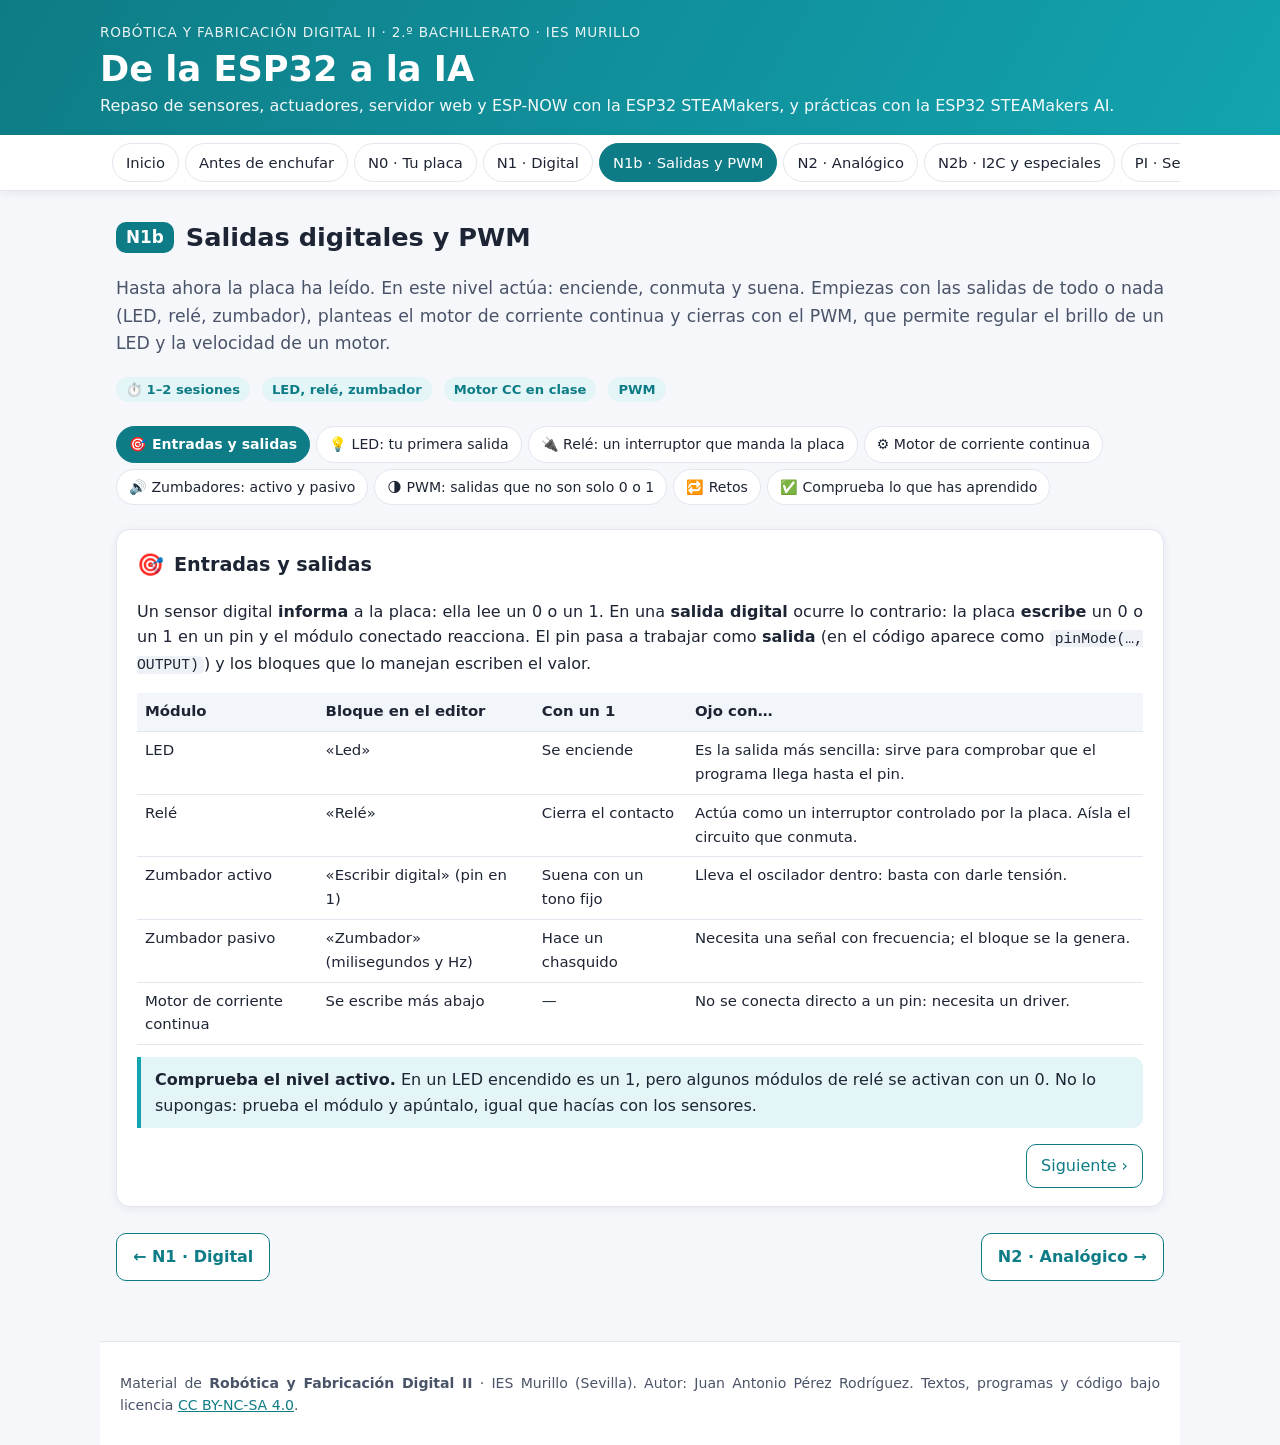
<file: n1b.html>
<!DOCTYPE html>
<html lang="es">
<head>
<meta charset="utf-8">
<meta name="viewport" content="width=device-width, initial-scale=1">
<title>N1b · Salidas digitales y PWM · RyFD II</title>
<link rel="stylesheet" href="assets/estilos.css?v=890831c4">
</head>
<body>
<header class="top">
  <div class="wrap">
    <div class="kicker">Robótica y Fabricación Digital II · 2.º Bachillerato · IES Murillo</div>
    <h1>De la ESP32 a la IA</h1>
    <p class="sub">Repaso de sensores, actuadores, servidor web y ESP-NOW con la ESP32 STEAMakers, y prácticas con la ESP32 STEAMakers AI.</p>
  </div>
</header>
<nav class="menu" aria-label="Secciones">
  <div class="wrap" id="menu">
    <a href="index.html">Inicio</a>
    <a href="seguridad.html">Antes de enchufar</a>
    <a href="n0.html">N0 · Tu placa</a>
    <a href="n1.html">N1 · Digital</a>
    <a href="n1b.html" class="on" aria-current="page">N1b · Salidas y PWM</a>
    <a href="n2.html">N2 · Analógico</a>
    <a href="n2b.html">N2b · I2C y especiales</a>
    <a href="pi.html">PI · Sensores + actuadores</a>
    <a href="n3.html">N3 · Servidor web</a>
    <a href="n4.html">N4 · ESP-NOW</a>
    <span class="soon" title="Próximamente">N5 · Placa AI</span>
    <span class="soon" title="Próximamente">N6 · Agentes con IA</span>
    <span class="soon" title="Próximamente">Reto final</span>
  </div>
</nav>

<main>
<section class="page" id="n1b">
  <h2 class="lvl"><span class="badge">N1b</span> Salidas digitales y PWM</h2>
  <p class="lead">Hasta ahora la placa ha leído. En este nivel actúa: enciende, conmuta y suena. Empiezas con las salidas de todo o nada (LED, relé, zumbador), planteas el motor de corriente continua y cierras con el PWM, que permite regular el brillo de un LED y la velocidad de un motor.</p>
  <div class="row"><span class="pill">⏱️ 1–2 sesiones</span><span class="pill">LED, relé, zumbador</span><span class="pill">Motor CC en clase</span><span class="pill">PWM</span></div>
  <div class="card">
    <h3 class="sec-title"><span class="ico">🎯</span> Entradas y salidas</h3>

    <p>Un sensor digital <b>informa</b> a la placa: ella lee un 0 o un 1. En una <b>salida digital</b> ocurre lo contrario: la placa <b>escribe</b> un 0 o un 1 en un pin y el módulo conectado reacciona. El pin pasa a trabajar como <b>salida</b> (en el código aparece como <code>pinMode(…, OUTPUT)</code>) y los bloques que lo manejan escriben el valor.</p>
    <table class="t"><tr><th>Módulo</th><th>Bloque en el editor</th><th>Con un 1</th><th>Ojo con…</th></tr><tr><td>LED</td><td>«Led»</td><td>Se enciende</td><td>Es la salida más sencilla: sirve para comprobar que el programa llega hasta el pin.</td></tr><tr><td>Relé</td><td>«Relé»</td><td>Cierra el contacto</td><td>Actúa como un interruptor controlado por la placa. Aísla el circuito que conmuta.</td></tr><tr><td>Zumbador activo</td><td>«Escribir digital» (pin en 1)</td><td>Suena con un tono fijo</td><td>Lleva el oscilador dentro: basta con darle tensión.</td></tr><tr><td>Zumbador pasivo</td><td>«Zumbador» (milisegundos y Hz)</td><td>Hace un chasquido</td><td>Necesita una señal con frecuencia; el bloque se la genera.</td></tr><tr><td>Motor de corriente continua</td><td>Se escribe más abajo</td><td>—</td><td>No se conecta directo a un pin: necesita un driver.</td></tr></table>
    <div class="note info"><b>Comprueba el nivel activo.</b> En un LED encendido es un 1, pero algunos módulos de relé se activan con un 0. No lo supongas: prueba el módulo y apúntalo, igual que hacías con los sensores.</div>
  </div>
  <div class="card">
    <h3 class="sec-title"><span class="ico">💡</span> LED: tu primera salida</h3>

    <p>Un LED encendido durante un segundo y apagado durante otro. Es el «hola mundo» de las salidas y te sirve para comprobar el montaje.</p>
    <figure class="fig"><img src="img/m_s1_led.png" alt="Módulo LED conectado con tres cables al pin IO25 (D3) de la placa"><figcaption>Esquema sobre la foto de la placa Keyestudio. La ACEBOTT es un clon con los mismos pines y rótulos (IO25, IO17, A2…), aunque sus conectores están colocados en otro sitio de la placa: guíate por los rótulos, no por la posición. Cada cable va a su columna: G negra, V roja, S amarilla.</figcaption></figure>
    <figure class="fig"><img src="img/prog_s1_led.png" alt="Programa: enciende el LED del pin 25, espera 1000 ms, lo apaga y espera otros 1000 ms"><figcaption>Led ON, espera, Led OFF, espera. Se repite en el bucle.</figcaption></figure>
    <details class="paso"><summary>🛠️ Montaje y puesta en marcha</summary><div class="in"><ol class="steps"><li>Con la placa desenchufada, conecta el módulo LED con G, V y S a IO25 (D3). Revísalo con la <a href="seguridad.html">lista de comprobación</a> y mira la serigrafía del módulo.</li><li>Conecta por USB, construye el programa y súbelo.</li><li>Si no parpadea, comprueba que el pin del bloque es el 25 (D3) y que el módulo está en el conector correcto.</li></ol></div></details>
  </div>
  <div class="card">
    <h3 class="sec-title"><span class="ico">🔌</span> Relé: un interruptor que manda la placa</h3>

    <p>El relé es un interruptor accionado eléctricamente. La señal de la placa mueve un electroimán interno que abre o cierra un contacto, y ese contacto <b>conmuta otro circuito</b>, separado del de control. Por eso permite manejar cargas que la placa no podría alimentar por sí misma. Al activarse suele oírse un «clic».</p>
    <figure class="fig"><img src="img/m_s1_rele.png" alt="Módulo de relé conectado con tres cables al pin IO17 (D4) de la placa"><figcaption>Esquema sobre la foto de la placa Keyestudio. La ACEBOTT es un clon con los mismos pines y rótulos (IO25, IO17, A2…), aunque sus conectores están colocados en otro sitio de la placa: guíate por los rótulos, no por la posición. Cada cable va a su columna: G negra, V roja, S amarilla.</figcaption></figure>
    <figure class="fig"><img src="img/prog_s1_rele.png" alt="Programa: activa el relé del pin 17, espera 3000 ms, lo desactiva y espera otros 3000 ms"><figcaption>Relé ON durante 3 s y OFF durante 3 s. Se oye el clic al conmutar.</figcaption></figure>
    <div class="note warn"><b>Seguridad.</b> En clase el relé solo se usa con tensiones bajas de seguridad (por ejemplo, una pila o la propia alimentación de la placa). <b>No se conecta tensión de red.</b> Si quieres conmutar algo más potente, se plantea con el profesor, que decide cómo hacerlo con garantías.</div>
    <p>Los terminales del contacto se suelen rotular COM (común), NO (normalmente abierto) y NC (normalmente cerrado). Con el relé desactivado, COM está unido a NC; al activarlo, pasa a NO. Compruébalo con el multímetro en continuidad, sin tensión en el circuito.</p>
    <details class="paso"><summary>🛠️ Montaje y puesta en marcha</summary><div class="in"><ol class="steps"><li>Con la placa desenchufada, conecta el módulo de relé con G, V y S a IO17 (D4).</li><li>Sube el programa y escucha el clic cada tres segundos.</li><li>Con el multímetro en continuidad, comprueba entre COM y NO que el contacto se cierra y se abre con el programa.</li></ol></div></details>
  </div>
  <div class="card">
    <h3 class="sec-title"><span class="ico">⚙️</span> Motor de corriente continua</h3>

    <p>Un motor de corriente continua <b>no se conecta directamente a un pin</b> de la placa. Un pin entrega una corriente muy pequeña y el motor necesita mucha más, sobre todo al arrancar. Además, al pararse genera picos de tensión que podrían dañar el pin. Se maneja siempre a través de un <b>driver</b> (un transistor o un módulo de puente en H, como los L298N o L298P que ofrece el editor), que recibe la señal de la placa y es quien alimenta al motor desde una fuente adecuada.</p>
    <ul class="checklist"><li>Con <b>dos pines</b> del driver se elige el sentido de giro (adelante, atrás o parado).</li><li>Con una señal <b>PWM</b> en el pin de habilitación se controla la velocidad: a mayor ciclo de trabajo, más giro.</li><li>El motor se alimenta aparte; la masa de la fuente y la de la placa deben estar unidas.</li></ul>
    <div class="note info"><b>Este apartado se explica en clase.</b> No lo montes por tu cuenta: el montaje del driver y la fuente lo vemos con el profesor antes de conectar nada.</div>
  </div>
  <div class="card">
    <h3 class="sec-title"><span class="ico">🔊</span> Zumbadores: activo y pasivo</h3>

    <p>En el taller hay de los dos tipos y por fuera se parecen. Para distinguirlos hay una prueba sencilla: se le da un 1 (con un programa con «Escribir digital» a 1). El <b>activo</b> suena de forma continua porque lleva un oscilador interno. El <b>pasivo</b> solo hace un chasquido: necesita que la placa le envíe una señal con frecuencia, y entonces suena con el tono que tú decidas.</p>
    <figure class="fig"><img src="img/m_s1_zumb.png" alt="Zumbador conectado con tres cables al pin IO27 (D6) de la placa"><figcaption>Esquema sobre la foto de la placa Keyestudio. La ACEBOTT es un clon con los mismos pines y rótulos (IO25, IO17, A2…), aunque sus conectores están colocados en otro sitio de la placa: guíate por los rótulos, no por la posición. Cada cable va a su columna: G negra, V roja, S amarilla. Sirve para el zumbador activo y para el pasivo.</figcaption></figure>
    <figure class="fig"><img src="img/prog_s1_zumb_pas.png" alt="Programa: el bloque Zumbador en el pin 27 con 500 milisegundos y 440 hercios"><figcaption>Zumbador pasivo: el bloque recibe la duración (ms) y la frecuencia (Hz) del tono. 440 Hz es la nota La.</figcaption></figure>
    <table class="t"><tr><th></th><th>Activo</th><th>Pasivo</th></tr><tr><td>Cómo se enciende</td><td>Un 1 en el pin, como un LED</td><td>Una señal con frecuencia (bloque «Zumbador»)</td></tr><tr><td>Tono</td><td>Fijo, el de fábrica</td><td>El que programes, así que puede tocar melodías</td></tr><tr><td>Qué enseña</td><td>Salida digital pura</td><td>Una salida que cambia con el tiempo, la antesala del PWM</td></tr></table>
    <div class="note info"><b>Nota de uso.</b> El bloque «Zumbador» de este editor está pensado para el pasivo. Con un zumbador activo sonará, pero siempre con su propio tono.</div>
  </div>
  <div class="card">
    <h3 class="sec-title"><span class="ico">🌗</span> PWM: salidas que no son solo 0 o 1</h3>

    <p>Un pin digital solo puede dar 0 o 1. Pero si lo cambia muy rápido entre los dos, el LED o el motor «ven» un valor intermedio. Eso es el <b>PWM</b> (modulación por ancho de pulsos): se mantiene una frecuencia fija y se cambia la proporción de tiempo en que la señal está a 1, que se llama <b>ciclo de trabajo</b>.</p>
    <p>El montaje es el mismo del LED: módulo en IO25 (D3), con G-V-S.</p>
    <figure class="fig"><img src="img/prog_s1_pwm.png" alt="Programa: escribe en el pin 25 los valores PWM 0, 64, 128 y 255, con 1000 ms de espera entre cada uno"><figcaption>Cuatro niveles de brillo, uno cada segundo. El bloque se llama «Escribir analógica (PWM)».</figcaption></figure>
    <table class="t"><tr><th>Valor del bloque</th><th>Ciclo de trabajo</th><th>Efecto en un LED</th></tr><tr><td>0</td><td>0 %</td><td>Apagado</td></tr><tr><td>64</td><td>25 %</td><td>Brillo bajo</td></tr><tr><td>128</td><td>50 %</td><td>Brillo medio</td></tr><tr><td>255</td><td>100 %</td><td>Brillo máximo</td></tr></table>
    <p>En este editor el valor va <b>de 0 a 255</b> (en el código generado aparece como <code>analogWrite(25, valor)</code>). Por eso, cuando mapeas una lectura analógica de 0–4095 para sacarla por PWM, el rango de salida es 0–255.</p>
    <div class="note info"><b>Dos aplicaciones.</b> En un LED, el PWM regula el brillo: el ojo percibe más cambio con valores bajos que con altos, así que la escala no se nota lineal. En un motor de corriente continua, regula la velocidad: es el mismo principio, pero con el driver del apartado anterior; en clase lo vemos con el profesor.</div>
    <details class="paso"><summary>🛠️ Montaje y puesta en marcha</summary><div class="in"><ol class="steps"><li>Conecta el módulo LED a IO25 (D3), con G-V-S.</li><li>Sube el programa y observa los cuatro niveles.</li><li>Cambia los valores y la espera, y comprueba qué ocurre con 10, 30 y 200.</li></ol></div></details>
  </div>
  <div class="card">
    <h3 class="sec-title"><span class="ico">🔁</span> Retos</h3>
<div class="retos"><div class="reto b"><div class="tag">Básico</div><h4>Semáforo de dos</h4><p>Con dos LED, enciende uno y apaga el otro cada segundo, de forma alterna. Dibuja el diagrama de tiempos.</p></div><div class="reto m"><div class="tag">Medio</div><h4>Respiración</h4><p>Haz que el brillo del LED suba despacio de 0 a 255 y baje de nuevo. Una pista: usa un bucle «contar con» o una variable.</p></div><div class="reto p"><div class="tag">Pro</div><h4>Melodía mínima</h4><p>Con el zumbador pasivo, toca una secuencia de cuatro notas. Decide las frecuencias y justifica el orden.</p></div></div><p class="small">Conserva en el porfolio: foto del montaje, programa del reto y la tabla valor-brillo que has comprobado.</p>
  </div><div class="card quiz" data-id="n1b">
    <h3 class="sec-title"><span class="ico">✅</span> Comprueba lo que has aprendido</h3>
    <div class="q" data-ans="a" data-why="El rango del bloque va de 0 a 255, así que el 50 % es 128 (aproximadamente)." data-hint="Recuerda el rango completo del bloque.">
      <p>1. Quieres que un LED luzca a media potencia. ¿Qué valor escribes con el bloque PWM de este editor?</p>
      <label><input type="radio" name="n1bq1" value="a"> 128, la mitad del rango.</label>
      <label><input type="radio" name="n1bq1" value="b"> 50, porque es el 50 %.</label>
      <label><input type="radio" name="n1bq1" value="c"> 1, el valor digital.</label>
    </div>
    <div class="q" data-ans="b" data-why="El pasivo no tiene oscilador; necesita que la placa le dé una frecuencia." data-hint="El activo suena continuo; el otro no.">
      <p>2. Pruebas un zumbador con un 1 y solo hace un chasquido. ¿De qué tipo es?</p>
      <label><input type="radio" name="n1bq2" value="a"> Activo.</label>
      <label><input type="radio" name="n1bq2" value="b"> Pasivo, porque necesita una señal con frecuencia.</label>
      <label><input type="radio" name="n1bq2" value="c"> Está roto sin remedio.</label>
    </div>
    <div class="q" data-ans="a" data-why="Se maneja con un driver que alimenta al motor desde una fuente adecuada." data-hint="Piensa en la corriente del arranque.">
      <p>3. ¿Por qué un motor de corriente continua no se conecta directo a un pin?</p>
      <label><input type="radio" name="n1bq3" value="a"> Porque el pin entrega muy poca corriente y el motor necesita más.</label>
      <label><input type="radio" name="n1bq3" value="b"> Porque los pines solo sirven para sensores.</label>
      <label><input type="radio" name="n1bq3" value="c"> Porque el motor no admite señales digitales.</label>
    </div>
  </div>
</section>

<div class="pager"><a href="n1.html">← N1 · Digital</a><a href="n2.html">N2 · Analógico →</a></div>
</main>
<footer>
  <div class="wrap">
    <p>Material de <b>Robótica y Fabricación Digital II</b> · IES Murillo (Sevilla). Autor: Juan Antonio Pérez Rodríguez.
    Textos, programas y código bajo licencia <a href="https://creativecommons.org/licenses/by-nc-sa/4.0/deed.es">CC BY-NC-SA 4.0</a>.</p>
  </div>
</footer>
<script src="assets/app.js?v=890831c4"></script>
</body>
</html>
</file>
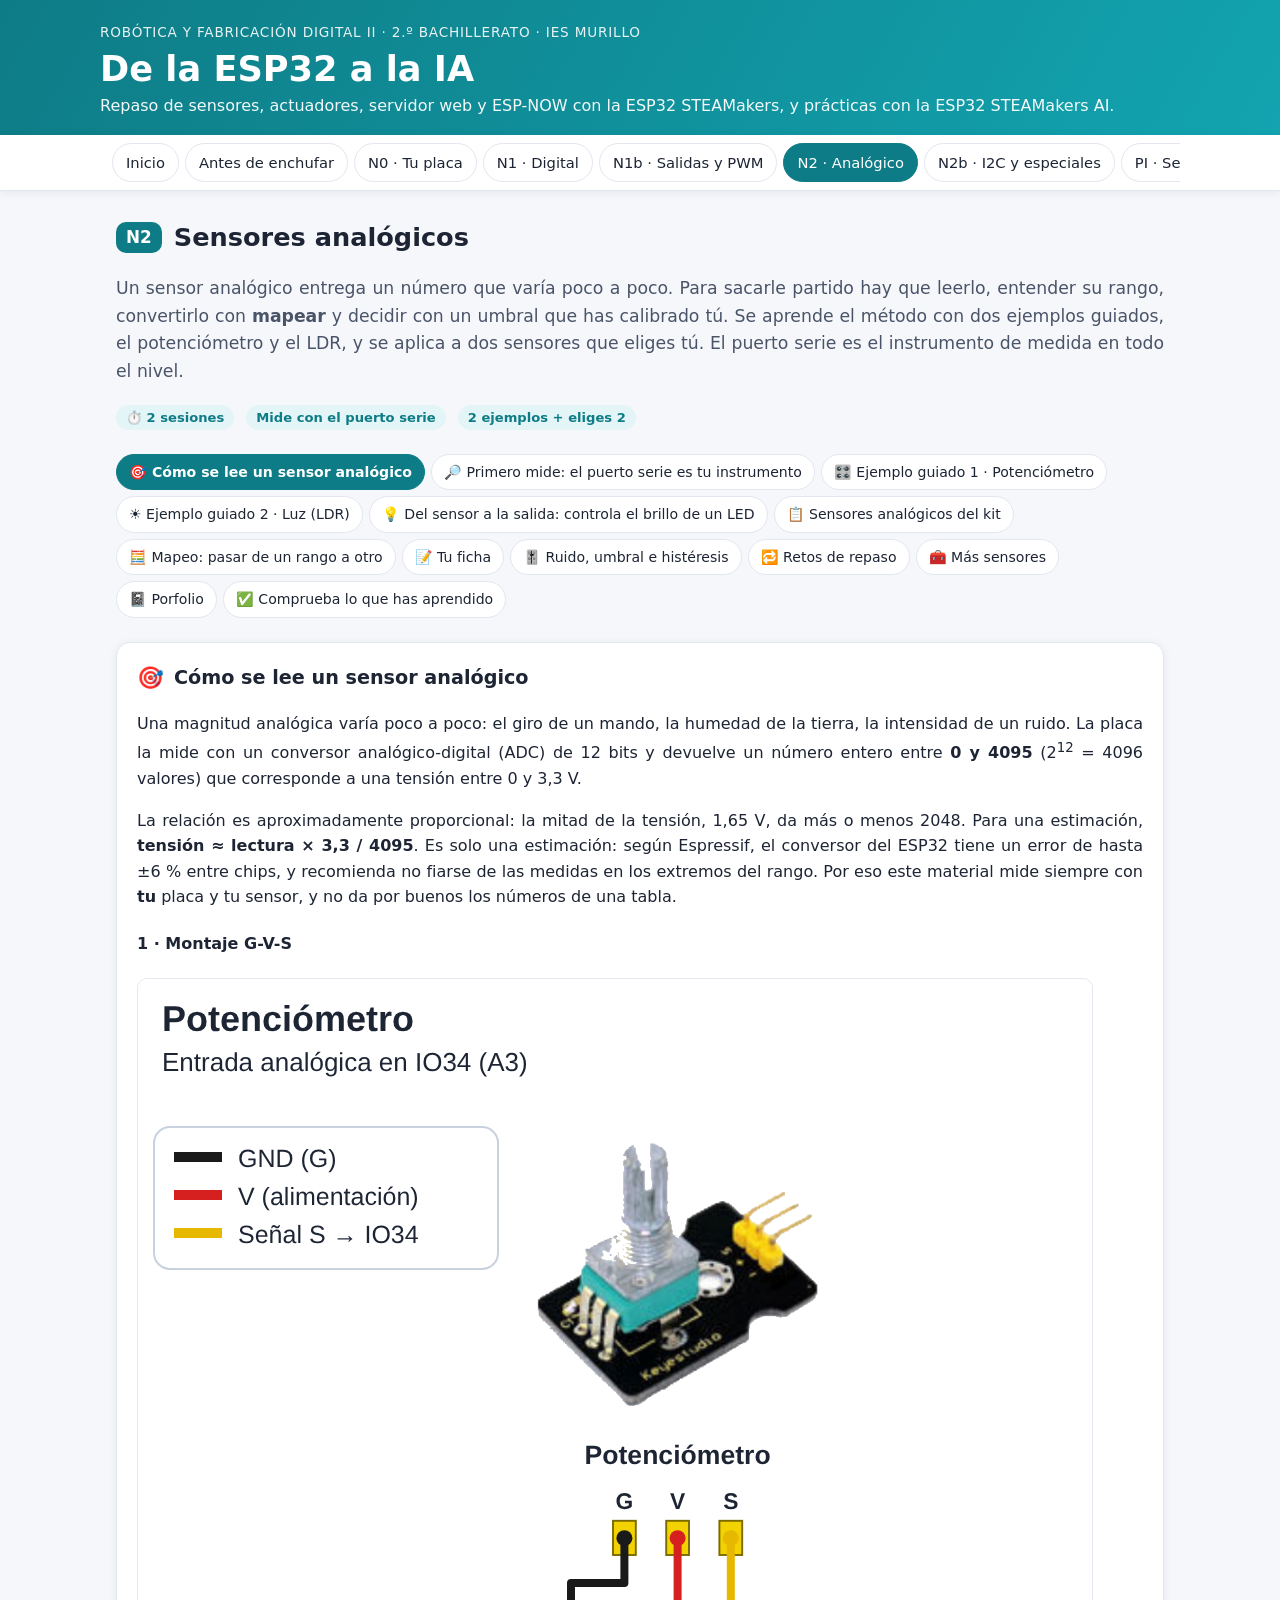
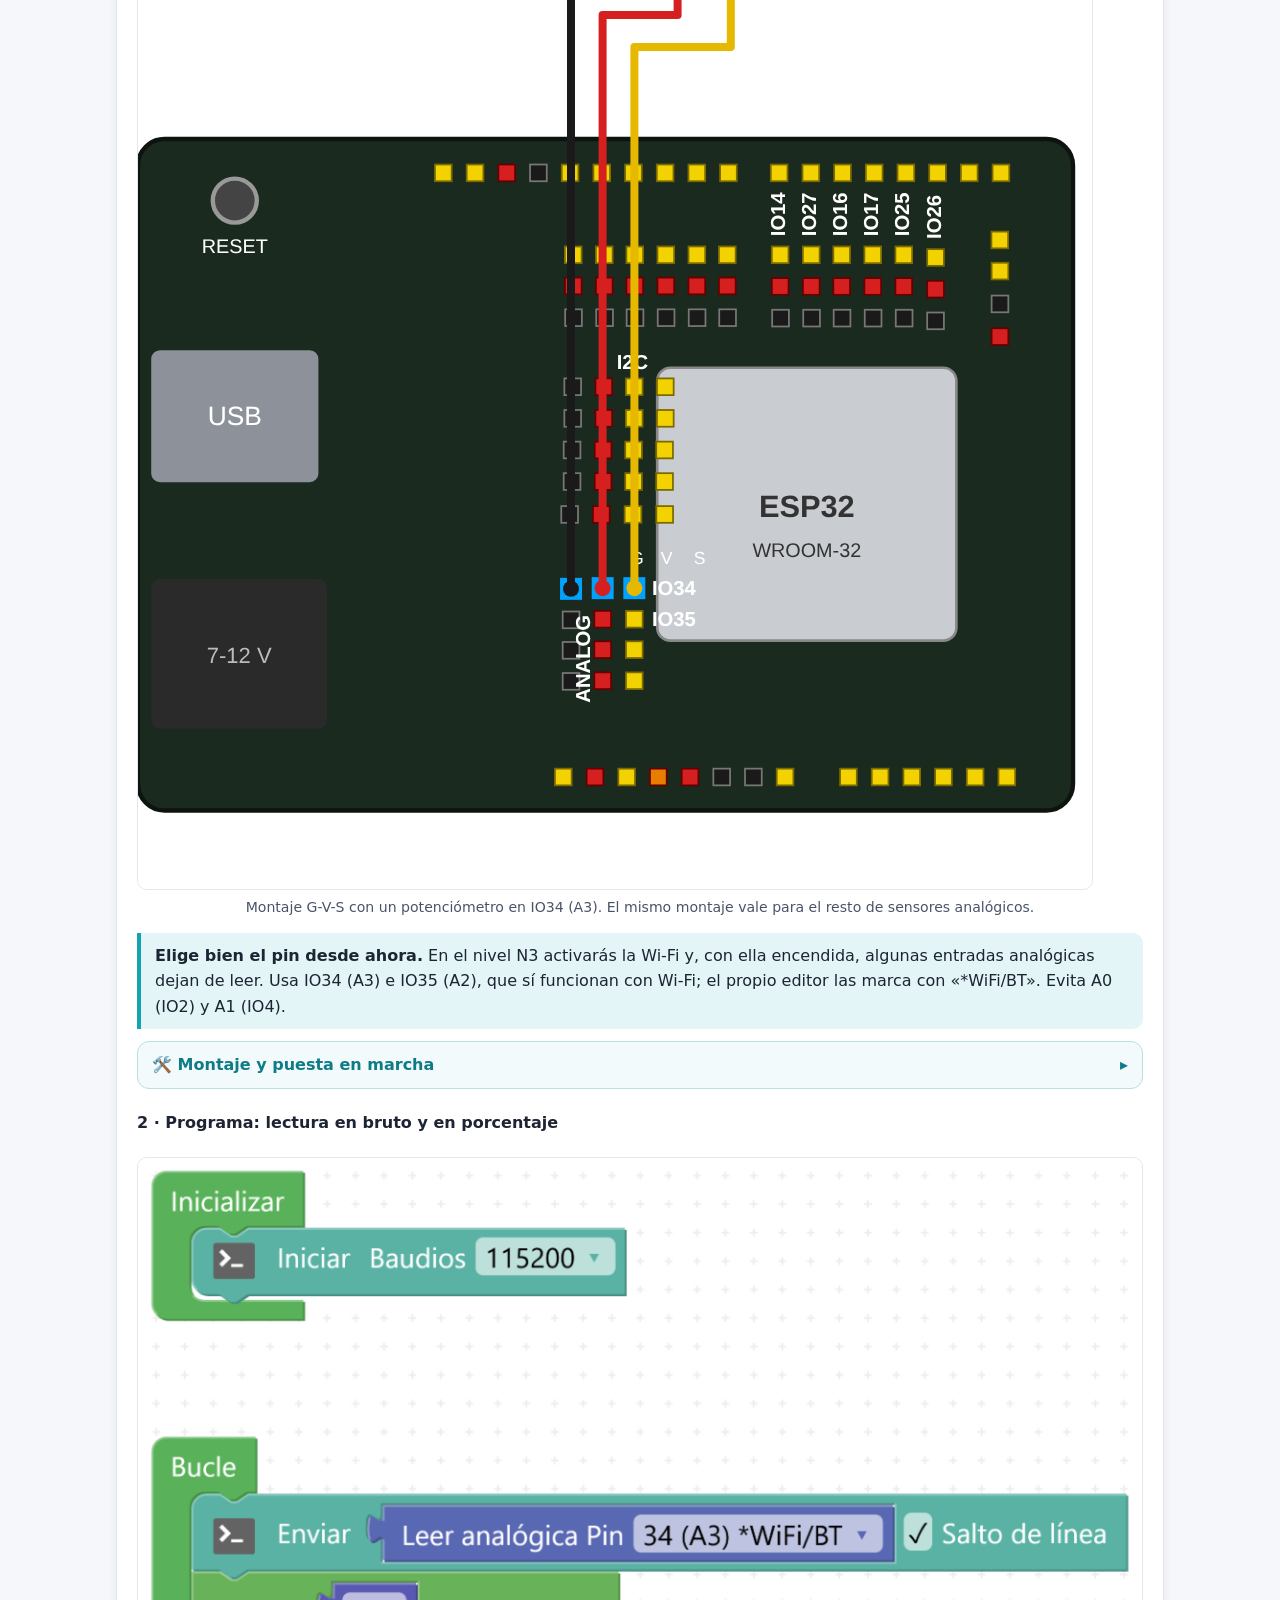
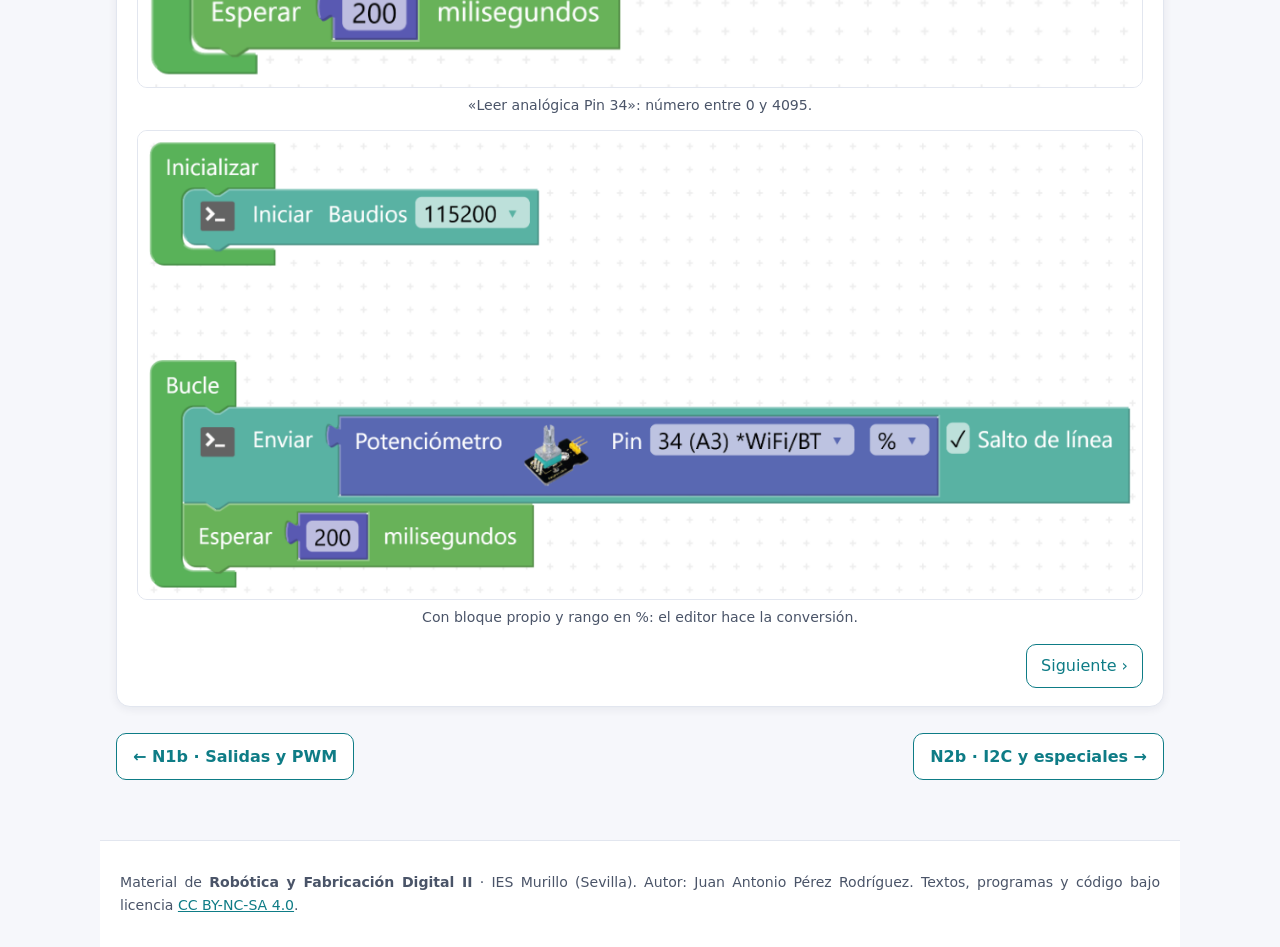
<file: n2.html>
<!DOCTYPE html>
<html lang="es">
<head>
<meta charset="utf-8">
<meta name="viewport" content="width=device-width, initial-scale=1">
<title>N2 · Sensores analógicos · RyFD II</title>
<link rel="stylesheet" href="assets/estilos.css?v=890831c4">
</head>
<body>
<header class="top">
  <div class="wrap">
    <div class="kicker">Robótica y Fabricación Digital II · 2.º Bachillerato · IES Murillo</div>
    <h1>De la ESP32 a la IA</h1>
    <p class="sub">Repaso de sensores, actuadores, servidor web y ESP-NOW con la ESP32 STEAMakers, y prácticas con la ESP32 STEAMakers AI.</p>
  </div>
</header>
<nav class="menu" aria-label="Secciones">
  <div class="wrap" id="menu">
    <a href="index.html">Inicio</a>
    <a href="seguridad.html">Antes de enchufar</a>
    <a href="n0.html">N0 · Tu placa</a>
    <a href="n1.html">N1 · Digital</a>
    <a href="n1b.html">N1b · Salidas y PWM</a>
    <a href="n2.html" class="on" aria-current="page">N2 · Analógico</a>
    <a href="n2b.html">N2b · I2C y especiales</a>
    <a href="pi.html">PI · Sensores + actuadores</a>
    <a href="n3.html">N3 · Servidor web</a>
    <a href="n4.html">N4 · ESP-NOW</a>
    <span class="soon" title="Próximamente">N5 · Placa AI</span>
    <span class="soon" title="Próximamente">N6 · Agentes con IA</span>
    <span class="soon" title="Próximamente">Reto final</span>
  </div>
</nav>

<main>
<section class="page" id="n2">
  <h2 class="lvl"><span class="badge">N2</span> Sensores analógicos</h2>
  <p class="lead">Un sensor analógico entrega un número que varía poco a poco. Para sacarle partido hay que leerlo, entender su rango, convertirlo con <b>mapear</b> y decidir con un umbral que has calibrado tú. Se aprende el método con dos ejemplos guiados, el potenciómetro y el LDR, y se aplica a dos sensores que eliges tú. El puerto serie es el instrumento de medida en todo el nivel.</p>
  <div class="row"><span class="pill">⏱️ 2 sesiones</span><span class="pill">Mide con el puerto serie</span><span class="pill">2 ejemplos + eliges 2</span></div>
  <div class="card">
    <h3 class="sec-title"><span class="ico">🎯</span> Cómo se lee un sensor analógico</h3>

    <p>Una magnitud analógica varía poco a poco: el giro de un mando, la humedad de la tierra, la intensidad de un ruido. La placa la mide con un conversor analógico-digital (ADC) de 12 bits y devuelve un número entero entre <b>0 y 4095</b> (2<sup>12</sup> = 4096 valores) que corresponde a una tensión entre 0 y 3,3 V.</p>
    <p>La relación es aproximadamente proporcional: la mitad de la tensión, 1,65 V, da más o menos 2048. Para una estimación, <b>tensión ≈ lectura × 3,3 / 4095</b>. Es solo una estimación: según Espressif, el conversor del ESP32 tiene un error de hasta ±6 % entre chips, y recomienda no fiarse de las medidas en los extremos del rango. Por eso este material mide siempre con <b>tu</b> placa y tu sensor, y no da por buenos los números de una tabla.</p>
    <h4>1 · Montaje G-V-S</h4>
    <figure class="fig"><img src="img/d_n2_p1.png" alt="Montaje G-V-S de un módulo analógico en IO34"><figcaption>Montaje G-V-S con un potenciómetro en IO34 (A3). El mismo montaje vale para el resto de sensores analógicos.</figcaption></figure>
    <div class="note info"><b>Elige bien el pin desde ahora.</b> En el nivel N3 activarás la Wi-Fi y, con ella encendida, algunas entradas analógicas dejan de leer. Usa IO34 (A3) e IO35 (A2), que sí funcionan con Wi-Fi; el propio editor las marca con «*WiFi/BT». Evita A0 (IO2) y A1 (IO4).</div>
    <details class="paso"><summary>🛠️ Montaje y puesta en marcha</summary><div class="in"><ol class="steps"><li>Con la placa desenchufada, conecta G a GND, V a V y S a IO34 (o IO35). Revisión por otra persona con la <a href="seguridad.html">lista de comprobación</a>.</li><li>Conecta por USB, abre el Connector y STEAMakersBlocks.</li><li>Construye el programa y pulsa <b>Subir</b>.</li><li>Abre la <b>Consola</b> y mueve, tapa, moja o golpea según el sensor.</li></ol></div></details>
    <h4>2 · Programa: lectura en bruto y en porcentaje</h4>
    <figure class="fig"><img src="img/prog_n2_p2.png" alt="Programa que envía la lectura analógica en bruto del pin 34"><figcaption>«Leer analógica Pin 34»: número entre 0 y 4095.</figcaption></figure>
    <figure class="fig"><img src="img/prog_n2_p1.png" alt="Programa que envía el potenciómetro de IO34 en porcentaje"><figcaption>Con bloque propio y rango en %: el editor hace la conversión.</figcaption></figure>
  </div>
  <div class="card">
    <h3 class="sec-title"><span class="ico">🔎</span> Primero mide: el puerto serie es tu instrumento</h3>

    <p>Un sensor analógico no dice nada hasta que lo lees. Antes de programar cualquier decisión, deja el programa de lectura funcionando y <b>mira la consola</b>: ahí están los números que te da tu sensor y de ellos depende todo lo demás.</p>
    <ol class="steps"><li>Sube el programa de lectura y abre la <b>Consola</b> (115200 baudios).</li><li>Déjalo <b>quieto</b> unos segundos: ¿el valor oscila? Anota cuánto. Eso es el ruido.</li><li>Llévalo a un extremo (tapado, a oscuras, sin giro…) y anota el valor. Después, al extremo contrario.</li><li>Pregúntate si subir la magnitud sube o baja el número. En algunos módulos va al revés de lo que esperas.</li><li>Apunta el mínimo, el máximo y el valor en reposo en la tabla.</li></ol>
    <table class="t ficha"><tr><th>Situación que provoco</th><th>Valores que leo en la consola</th><th>Qué me dice</th></tr><tr><td>&nbsp;</td><td>&nbsp;</td><td>&nbsp;</td></tr><tr><td>&nbsp;</td><td>&nbsp;</td><td>&nbsp;</td></tr><tr><td>&nbsp;</td><td>&nbsp;</td><td>&nbsp;</td></tr><tr><td>&nbsp;</td><td>&nbsp;</td><td>&nbsp;</td></tr></table>
    <div class="note warn"><b>Si ves siempre 0, siempre 4095 o números que saltan sin motivo,</b> sospecha del cable de señal (suelto o en otro pin) o del pin elegido, antes que del sensor. Revisa con la lista de «Si no devuelve nada» de más abajo.</div>
    <p class="small">Los números que anotes aquí son los que usarás después para mapear, fijar un umbral y calibrar. Sin esta medida, cualquier umbral es una suposición.</p>
  </div>
  <div class="card">
    <h3 class="sec-title"><span class="ico">🎛️</span> Ejemplo guiado 1 · Potenciómetro</h3>

    <p>El potenciómetro es el mejor sensor para empezar porque <b>tú controlas el valor</b>: al girar el mando recorres todo el rango, de 0 a 4095, y lo ves en la consola. El montaje y el programa de lectura son los de arriba.</p>
    <p>Ahora que has visto el rango, úsalo: añade un módulo LED en IO17 (D4) para que el giro regule su brillo.</p>
    <figure class="fig"><img src="img/d_n2_p3.png" alt="Potenciómetro en IO34 y LED en IO17"><figcaption>Potenciómetro en IO34 (A3) y LED en IO17 (D4).</figcaption></figure>
    <figure class="fig"><img src="img/prog_n2_p3.png" alt="Programa: el valor del potenciómetro dividido entre 16 regula el brillo del LED de IO17"><figcaption>Dividir entre 16 lleva 0–4095 a un rango de 0–255, que es el del brillo del LED. Más adelante lo harás con «mapear».</figcaption></figure>
    <p><b>Para pensar:</b> ¿por qué 16? ¿Qué número habría que poner para un rango de 0 a 100?</p>
  </div>
  <div class="card">
    <h3 class="sec-title"><span class="ico">☀️</span> Ejemplo guiado 2 · Luz (LDR)</h3>

    <p>El LDR cambia su resistencia con la luz y la placa lo lee como un número. A diferencia del potenciómetro, <b>no controlas el valor</b>: depende de la luz de tu aula en ese momento, y por eso conviene medirlo en tu sitio.</p>
    <figure class="fig"><img src="img/d_n2_ldr.png" alt="Esquema de conexiones del módulo de luz (LDR)"><figcaption>Módulo de luz (LDR) en IO34 (A3), montaje G-V-S.</figcaption></figure>
    <figure class="fig"><img src="img/prog_n2_m4.png" alt="Programa que envía el nivel de luz en porcentaje cada 300 ms"><figcaption>Con bloque propio: el nivel de luz en % por el puerto serie.</figcaption></figure>
    <ol class="steps"><li>Lee el valor con luz normal y anótalo.</li><li>Tapa el módulo con la mano y anota el valor más bajo.</li><li>Acércale la linterna del móvil y anota el valor más alto.</li><li>Decide a partir de qué valor consideras que «es de noche» y escribe por qué has elegido ese.</li></ol>
    <p class="small">La decisión con histéresis y el LED que se enciende solos de noche los verás en la práctica <a href="pi.html">PI3 · Luz de noche</a>.</p>
  </div>
    <div class="card">
    <h3 class="sec-title"><span class="ico">💡</span> Del sensor a la salida: controla el brillo de un LED</h3>

    <p>Hasta aquí has <b>medido</b>. Ahora vas a usar la medida para <b>mandar</b> sobre una salida: el brillo de un LED que sigue al giro del potenciómetro. Es el primer programa que une entrada analógica, mapeo y PWM, que es justo lo que se repite en proyectos más grandes.</p>
    <figure class="fig"><img src="img/m_s2_pwm_pot.png" alt="Potenciómetro en la entrada analógica A3 (IO34) y módulo LED en IO25 (D3)"><figcaption>Esquema sobre la foto de la placa Keyestudio. La ACEBOTT es un clon con los mismos pines y rótulos (IO25, IO17, A2…), aunque sus conectores están colocados en otro sitio de la placa: guíate por los rótulos, no por la posición. Cada cable va a su columna: G negra, V roja, S amarilla. El bloque de entradas analógicas se alimenta a 3,3 V.</figcaption></figure>
    <figure class="fig"><img src="img/prog_s2_pwm_pot.png" alt="Programa: escribe en el pin 25 un valor PWM obtenido al mapear la lectura analógica del pin 34 de 0–4095 a 0–255 y la envía por el puerto serie"><figcaption>Lectura 0–4095 → mapeo → salida PWM 0–255. La lectura también se envía por el puerto serie para comprobar los valores.</figcaption></figure>
    <ol class="steps"><li>Conecta el potenciómetro al pin analógico A3 (IO34) y el módulo LED a IO25 (D3), los dos con G-V-S.</li><li>Sube el programa y gira el potenciómetro. El LED debe pasar de apagado a brillo máximo.</li><li>Fíjate en el puerto serie: el valor llega de 0 a 4095, pero el PWM solo admite de 0 a 255. Por eso hay que <b>mapear</b>.</li></ol>
    <div class="note info"><b>Ampliación con la LDR.</b> Cambia el potenciómetro por la LDR (IO35, A2) y el LED responderá a la luz de la clase. Después invierte el rango de salida (255–0) y tendrás una luz que se enciende al oscurecer, como la práctica PI3.</div>
    <p class="small">El PWM se explica con detalle en <a href="n1b.html">N1b · Salidas digitales y PWM</a>.</p>
  </div>
  <div class="card">
    <h3 class="sec-title"><span class="ico">📋</span> Sensores analógicos del kit</h3>

    <p>Esta es la lista de la que eliges. Si falta alguno, coge otro parecido: el método es el mismo. Los dos primeros son los ejemplos guiados; elige tus sensores entre los demás. Si te atascas, cada uno tiene su esquema y su programa en la pestaña «Más sensores»: ábrela después de intentarlo.</p>
    <table class="t"><tr><th>Sensor</th><th>Qué mide</th><th>Bloque propio</th><th>Pin sugerido</th><th>Detalle</th></tr><tr><td>Potenciómetro</td><td>Giro de un mando</td><td>«Potenciómetro»</td><td>IO34 (A3)</td><td>Ejemplo guiado 1: va de 0 a 4095 con el giro.</td></tr><tr><td>Sonido</td><td>Nivel de ruido</td><td>«Nivel de sonido»</td><td>IO34 (A3)</td><td>Mide la intensidad, no el tono. Habla, aplaude y compara con el silencio.</td></tr><tr><td>Humedad de suelo</td><td>Humedad de la tierra</td><td>«Sonda de humedad»</td><td>IO35 (A2)</td><td>Sumerge solo las puntas. Anota aire, tierra seca y tierra mojada.</td></tr><tr><td>Vapor / agua</td><td>Superficie mojada de las pistas</td><td>«Agua/Lluvia/Vapor»</td><td>IO34 (A3)</td><td>Moja solo las pistas, nunca los componentes.</td></tr><tr><td>Joystick</td><td>Posición de dos ejes</td><td>«Posición del Joystick» (uno por eje)</td><td>IO34 (A3) y IO35 (A2)</td><td>Ocupa dos entradas analógicas; el botón no se usa aquí.</td></tr><tr><td>Temperatura (NTC)</td><td>Temperatura</td><td>«Temperatura ºC (NTC)»</td><td>IO34 (A3)</td><td>Calienta con los dedos y compara con un termómetro. Se programa igual que el potenciómetro.</td></tr><tr><td>Luz (LDR)</td><td>Cantidad de luz</td><td>«Nivel de luz (LDR)»</td><td>IO34 (A3)</td><td>Ejemplo guiado 2: tapa el módulo con la mano y acércale una linterna.</td></tr></table>
    <div class="note info"><b>Ten en cuenta.</b> Los módulos se alimentan de la placa a 3,3 V y su salida analógica no puede superar esa tensión, así que la entrada no corre peligro. A cambio, algunos dan un rango menor del esperado o responden con menos precisión: anótalo en la ficha, es un resultado más.</div>
  </div>
  <div class="card">
    <h3 class="sec-title"><span class="ico">🧮</span> Mapeo: pasar de un rango a otro</h3>

    <p>La lectura (0–4095) casi nunca es lo que necesitas. Quieres un porcentaje, un brillo de 0 a 255 o un ángulo de 0 a 180°. El bloque <b>mapear</b> convierte un valor de un rango de entrada a otro de salida de forma proporcional:</p>
    <p><b>salida = (entrada − a) × (d − c) / (b − a) + c</b>, con <i>a–b</i> el rango de entrada y <i>c–d</i> el de salida.</p>
    <p>Por ejemplo, 2048 mapeado de 0–4095 a 0–100 da casi 50. En Arduino la función de mapeo trabaja con números enteros: los decimales se pierden.</p>
    <figure class="fig"><img src="img/prog_n2_m1.png" alt="Programa que envía el valor mapeado de 0–4095 a 0–100"><figcaption>Del ADC a un porcentaje: mapear de 0–4095 a 0–100.</figcaption></figure>
    <table class="t"><tr><th>Quieres…</th><th>Rango de salida</th><th>Ejemplo de uso</th></tr><tr><td>Un porcentaje</td><td>0 – 100</td><td>Medidor en consola</td></tr><tr><td>Brillo de un LED (PWM de 8 bits)</td><td>0 – 255</td><td>Atenuador</td></tr><tr><td>Un ángulo</td><td>0 – 180</td><td>Posición de un servo</td></tr><tr><td>Una escala invertida</td><td>255 – 0</td><td>Más oscuridad, más luz</td></tr></table>
    <h4>Calibrar y limitar</h4>
    <p>Un sensor real casi nunca recorre todo el rango teórico: tu LDR quizá solo va de 1200 a 3000. Mide el mínimo y el máximo de <b>tu</b> sensor y úsalos como rango de entrada. Después, <b>limitar</b> evita que una lectura fuera de rango dé valores absurdos (por ejemplo, un 130 %).</p>
    <figure class="fig"><img src="img/prog_n2_m2.png" alt="Programa que limita entre 0 y 100 el valor mapeado de 1200–3000 a 0–100"><figcaption>Mapear con rango calibrado (1200–3000) y limitar entre 0 y 100.</figcaption></figure>
    <figure class="fig"><img src="img/prog_n2_m3.png" alt="Programa que controla el brillo de un LED con la lectura analógica mapeada a 0–255"><figcaption>Salida PWM: mapear de 0–4095 a 0–255 controla el brillo del LED de IO17.</figcaption></figure>
  </div>
  <div class="card">
    <h3 class="sec-title"><span class="ico">📝</span> Tu ficha</h3>

    <p><b>Elige dos sensores</b> de la lista y completa una ficha para cada uno. Mide con la consola y anota los valores reales de tu módulo.</p>
    <table class="t ficha"><tr><th>Sensor</th><th>Pin</th><th>Mínimo medido</th><th>Máximo medido</th><th>Valor típico en reposo</th><th>Ruido (cuánto oscila quieto)</th><th>Rango útil</th></tr><tr><td>&nbsp;</td><td>&nbsp;</td><td>&nbsp;</td><td>&nbsp;</td><td>&nbsp;</td><td>&nbsp;</td><td>&nbsp;</td></tr><tr><td>&nbsp;</td><td>&nbsp;</td><td>&nbsp;</td><td>&nbsp;</td><td>&nbsp;</td><td>&nbsp;</td><td>&nbsp;</td></tr></table>
    <h4>Si no devuelve nada o devuelve cosas raras</h4>
    <ul class="checklist"><li><label><input type="checkbox"> G, V y S están en los pines correctos y los cables hacen buen contacto.</label></li><li><label><input type="checkbox"> El pin del bloque es el mismo al que has conectado la señal (la placa lo indica entre paréntesis, por ejemplo 26 (D2)).</label></li><li><label><input type="checkbox"> El puerto serie está iniciado a 115200 baudios y la consola usa la misma velocidad.</label></li><li><label><input type="checkbox"> El módulo está alimentado (muchos tienen un LED de encendido).</label></li><li><label><input type="checkbox"> Has probado con otro cable y con otro pin de la misma familia.</label></li><li><label><input type="checkbox"> Has probado con otro módulo igual: si funciona, el primero estaba averiado.</label></li></ul><p class="cl-count small"></p>
  </div>
  <div class="card">
    <h3 class="sec-title"><span class="ico">🎚️</span> Ruido, umbral e histéresis</h3>

    <p>Una lectura analógica nunca está perfectamente quieta: oscila unos pocos valores. Eso es <b>ruido</b>. Si decides con un único umbral, un valor que baila alrededor del límite hace que la salida parpadee.</p>
    <p>Tienes tres herramientas. La <b>media</b> de varias lecturas (por ejemplo, 10) suaviza el ruido. El <b>umbral</b> es el valor a partir del cual tomas una decisión: se calibra con medidas, no se inventa. La <b>histéresis</b> usa dos umbrales distintos (uno para activar y otro para desactivar) para que no haya vibración en el límite.</p>
    <p>Las verás en acción en las prácticas de <a href="pi.html">PI · Sensores + actuadores</a>.</p>
  </div>
  <div class="card">
    <h3 class="sec-title"><span class="ico">🔁</span> Retos de repaso</h3>
<p>Hazlos con el sensor que elegiste.</p><div class="retos"><div class="reto b"><div class="tag">Básico</div><h4>Frase por zonas</h4><p>Muestra «bajo», «medio» o «alto» según el tercio del rango útil de tu sensor.</p></div><div class="reto m"><div class="tag">Medio</div><h4>Porcentaje propio</h4><p>Con mapear y limitar, obtén un 0–100 % que dé 0 en tu mínimo medido y 100 en tu máximo medido.</p></div><div class="reto p"><div class="tag">Pro</div><h4>Sin ruido</h4><p>Calcula la media de 10 lecturas y compara la estabilidad con la lectura directa. Explica cuánto has ganado.</p></div></div>
  </div>
  <div class="card">
    <h3 class="sec-title"><span class="ico">🧰</span> Más sensores</h3>
<p>Esquema y programa de los sensores de la lista (el potenciómetro y el LDR ya tienen su ejemplo guiado). El montaje es siempre G-V-S: solo cambia el módulo y el pin.</p><details class="paso"><summary>Sonido · IO34 (A3)</summary><div class="in"><p>Mide la intensidad, no el tono. Habla, aplaude y compara con el silencio.</p><figure class="fig"><img src="img/d_n2_p4.png" alt="Esquema de conexiones del sensor Sonido"><figcaption>Sonido: IO34 (A3)</figcaption></figure><figure class="fig"><img src="img/prog_n2_p4.png" alt="Programa de lectura del sensor Sonido"><figcaption>Programa de lectura.</figcaption></figure></div></details><details class="paso"><summary>Humedad de suelo · IO35 (A2)</summary><div class="in"><p>Sumerge solo las puntas. Anota aire, tierra seca y tierra mojada.</p><figure class="fig"><img src="img/d_n2_p5.png" alt="Esquema de conexiones del sensor Humedad de suelo"><figcaption>Humedad de suelo: IO35 (A2)</figcaption></figure><figure class="fig"><img src="img/prog_n2_p5.png" alt="Programa de lectura del sensor Humedad de suelo"><figcaption>Programa de lectura.</figcaption></figure></div></details><details class="paso"><summary>Vapor / agua · IO34 (A3)</summary><div class="in"><p>Moja solo las pistas, nunca los componentes.</p><figure class="fig"><img src="img/d_n2_p7.png" alt="Esquema de conexiones del sensor Vapor / agua"><figcaption>Vapor / agua: IO34 (A3)</figcaption></figure><figure class="fig"><img src="img/prog_n2_p7.png" alt="Programa de lectura del sensor Vapor / agua"><figcaption>Programa de lectura.</figcaption></figure></div></details><details class="paso"><summary>Joystick · IO34 (A3) y IO35 (A2)</summary><div class="in"><p>Ocupa dos entradas analógicas; el botón no se usa aquí.</p><figure class="fig"><img src="img/d_n2_p8.png" alt="Esquema de conexiones del sensor Joystick"><figcaption>Joystick: IO34 (A3) y IO35 (A2)</figcaption></figure><figure class="fig"><img src="img/prog_n2_p8.png" alt="Programa de lectura del sensor Joystick"><figcaption>Programa de lectura.</figcaption></figure></div></details><details class="paso"><summary>Temperatura (NTC) · IO34 (A3)</summary><div class="in"><p>Calienta con los dedos y compara con un termómetro. Se programa igual que el potenciómetro.</p><figure class="fig"><img src="img/d_n2_ntc.png" alt="Esquema de conexiones del sensor Temperatura (NTC)"><figcaption>Temperatura (NTC): IO34 (A3)</figcaption></figure></div></details>
  </div>
  <div class="card">
    <h3 class="sec-title"><span class="ico">📓</span> Porfolio</h3>

    <ul>
      <li>Las dos fichas con los valores medidos y la foto del montaje.</li>
      <li>Una captura de la consola y el programa de un reto de cada nivel.</li>
      <li>Una explicación de cómo has calibrado el rango de tu sensor.</li>
    </ul>
  </div>

  <div class="card quiz" data-id="n2">
    <h3 class="sec-title"><span class="ico">✅</span> Comprueba lo que has aprendido</h3>
    <div class="q" data-ans="b" data-why="Con 12 bits hay 4096 valores, del 0 al 4095, que corresponden a 0 V y 3,3 V." data-hint="2 elevado a 12 es 4096.">
      <p>1. ¿Qué rango de valores devuelven las entradas analógicas de la placa?</p>
      <label><input type="radio" name="n2q1" value="a"> De 0 a 1023.</label>
      <label><input type="radio" name="n2q1" value="b"> De 0 a 4095.</label>
      <label><input type="radio" name="n2q1" value="c"> De 0 a 255.</label>
    </div>
    <div class="q" data-ans="a" data-why="La relación es proporcional: 2048 × 3,3 / 4095 ≈ 1,65 V." data-hint="Aplica tensión = lectura × 3,3 / 4095.">
      <p>2. Lees 2048. ¿Qué tensión hay aproximadamente en el pin?</p>
      <label><input type="radio" name="n2q2" value="a"> 1,65 V</label>
      <label><input type="radio" name="n2q2" value="b"> 3,3 V</label>
      <label><input type="radio" name="n2q2" value="c"> 2,048 V</label>
    </div>
    <div class="q" data-ans="c" data-why="Con la Wi-Fi activada, algunas entradas analógicas dejan de leer. IO34 e IO35 funcionan siempre." data-hint="Piensa en el nivel N3.">
      <p>3. ¿Por qué se eligen IO34 e IO35 y no A0 o A1?</p>
      <label><input type="radio" name="n2q3" value="a"> Porque son más rápidos.</label>
      <label><input type="radio" name="n2q3" value="b"> Porque tienen menos ruido siempre.</label>
      <label><input type="radio" name="n2q3" value="c"> Porque seguirán leyendo cuando se active la Wi-Fi.</label>
    </div>
    <div class="q" data-ans="b" data-why="El valor depende del sensor, de la tierra y del montaje; por eso se mide en seco y en mojado y se fija el umbral entre ambos." data-hint="Un mismo número significa cosas distintas en cada sensor.">
      <p>4. ¿Por qué hay que calibrar el sensor de humedad?</p>
      <label><input type="radio" name="n2q4" value="a"> Porque si no, se estropea.</label>
      <label><input type="radio" name="n2q4" value="b"> Porque el número que da depende del sensor y de la tierra.</label>
      <label><input type="radio" name="n2q4" value="c"> Porque la placa no sabe leer analógico sin calibrar.</label>
    </div>
    <div class="q" data-ans="c" data-why="Con un solo umbral, una lectura que oscila en torno a él enciende y apaga el aviso sin parar; con dos umbrales (histéresis) se evita." data-hint="Piensa en lo que pasa justo en el límite.">
      <p>5. El aviso de riego parpadea cuando la humedad está justo en el umbral. ¿Cómo lo evitas?</p>
      <label><input type="radio" name="n2q5" value="a"> Subiendo el umbral al máximo.</label>
      <label><input type="radio" name="n2q5" value="b"> Quitando la espera del bucle.</label>
      <label><input type="radio" name="n2q5" value="c"> Usando un umbral para activar y otro distinto para desactivar.</label>
    </div>
    <div class="q" data-ans="b" data-why="Es una proporción: 2048 × 100 / 4095 ≈ 50." data-hint="2048 es aproximadamente la mitad de 4095.">
      <p>6. Mapeas el valor 2048 del rango 0–4095 al rango 0–100. ¿Qué obtienes aproximadamente?</p>
      <label><input type="radio" name="n2qmap" value="a"> 20</label>
      <label><input type="radio" name="n2qmap" value="b"> 50</label>
      <label><input type="radio" name="n2qmap" value="c"> 100</label>
    </div>
    <p><button type="button" class="chk">Comprobar</button><span class="score"></span></p>
  </div>

</section>

<div class="pager"><a href="n1b.html">← N1b · Salidas y PWM</a><a href="n2b.html">N2b · I2C y especiales →</a></div>
</main>
<footer>
  <div class="wrap">
    <p>Material de <b>Robótica y Fabricación Digital II</b> · IES Murillo (Sevilla). Autor: Juan Antonio Pérez Rodríguez.
    Textos, programas y código bajo licencia <a href="https://creativecommons.org/licenses/by-nc-sa/4.0/deed.es">CC BY-NC-SA 4.0</a>.</p>
  </div>
</footer>
<script src="assets/app.js?v=890831c4"></script>
</body>
</html>
</file>
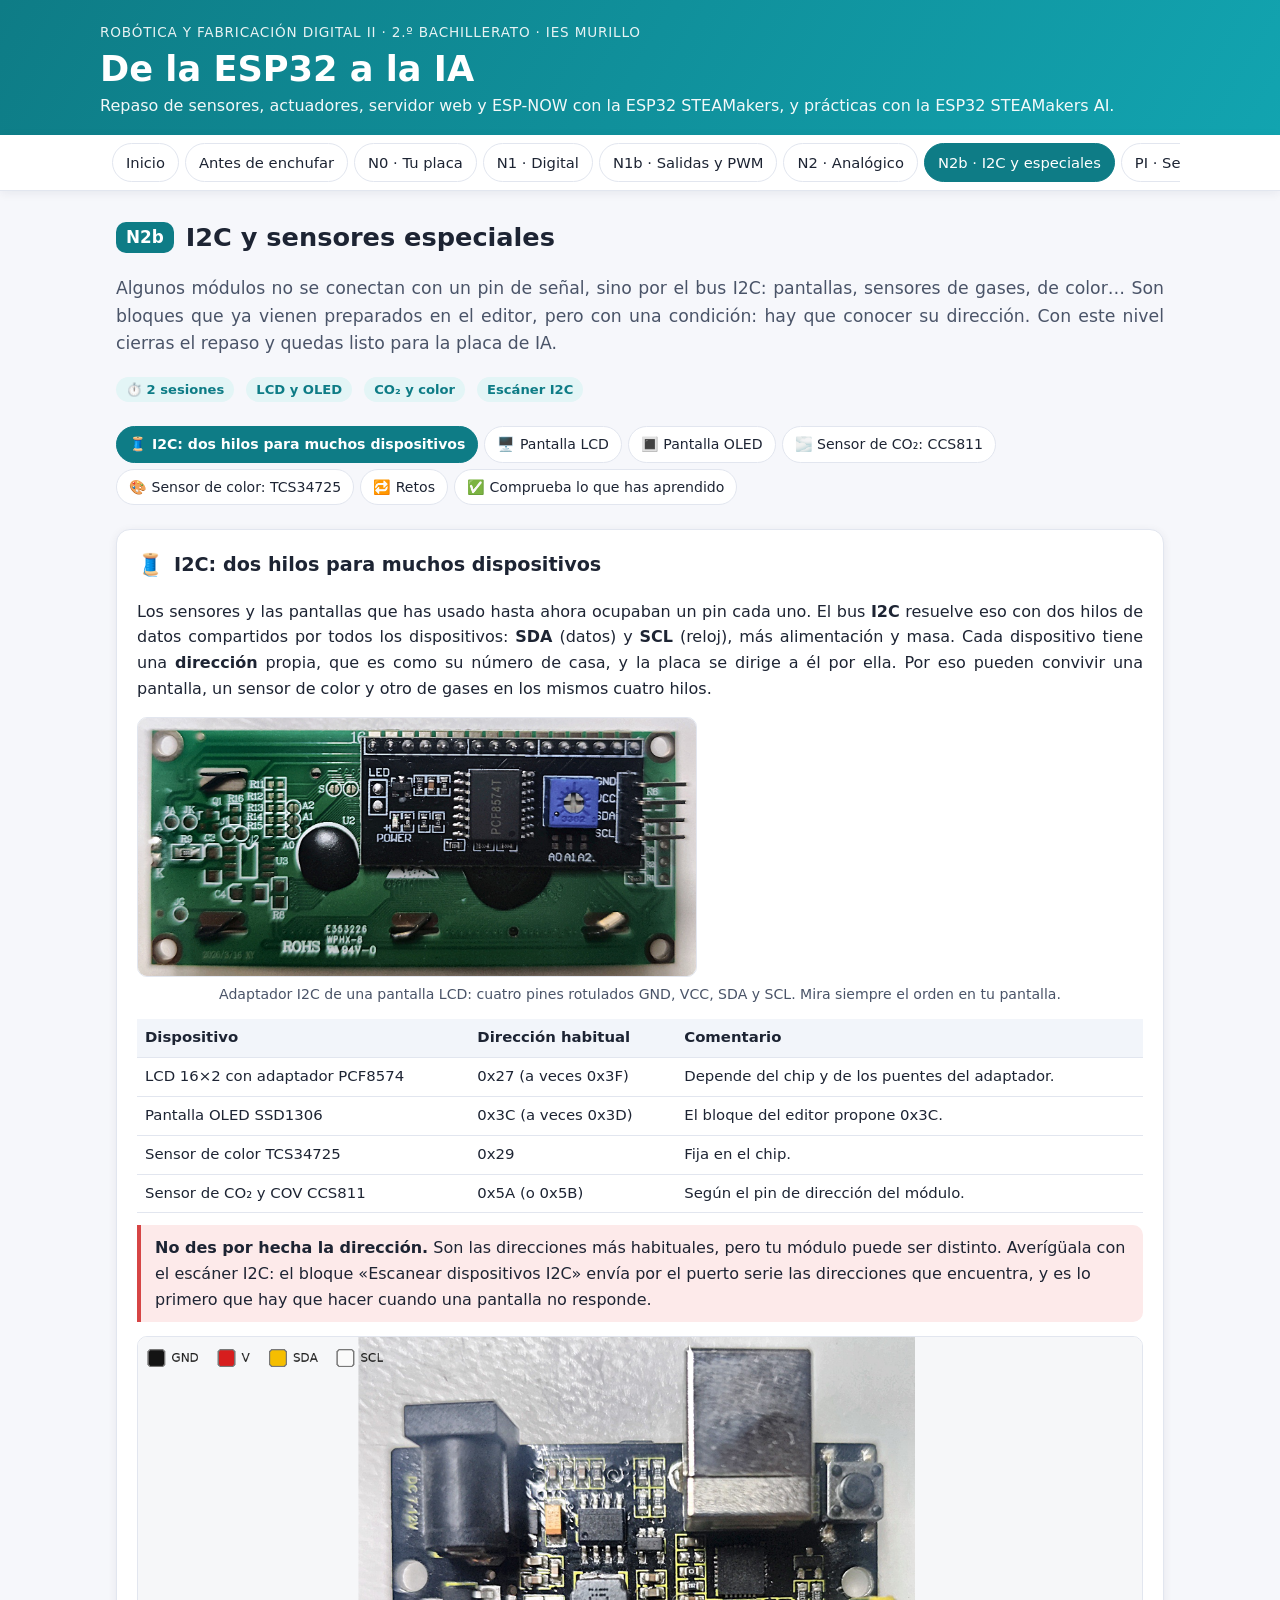
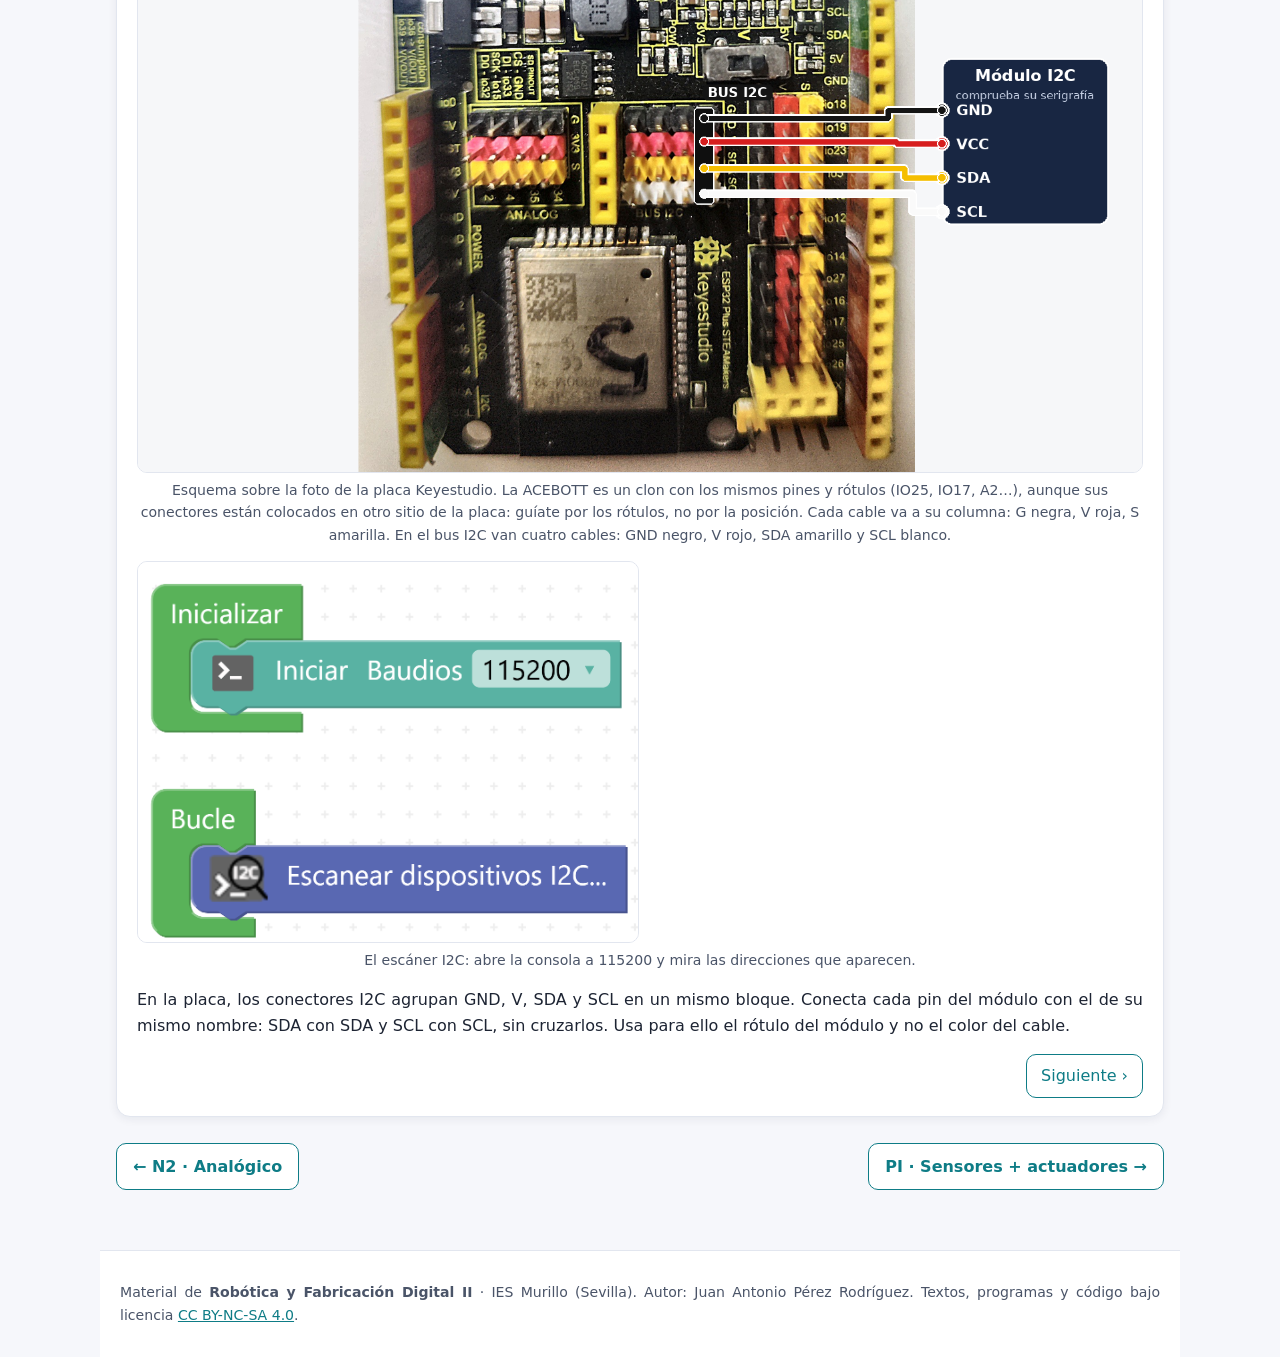
<file: n2b.html>
<!DOCTYPE html>
<html lang="es">
<head>
<meta charset="utf-8">
<meta name="viewport" content="width=device-width, initial-scale=1">
<title>N2b · I2C y sensores especiales · RyFD II</title>
<link rel="stylesheet" href="assets/estilos.css?v=890831c4">
</head>
<body>
<header class="top">
  <div class="wrap">
    <div class="kicker">Robótica y Fabricación Digital II · 2.º Bachillerato · IES Murillo</div>
    <h1>De la ESP32 a la IA</h1>
    <p class="sub">Repaso de sensores, actuadores, servidor web y ESP-NOW con la ESP32 STEAMakers, y prácticas con la ESP32 STEAMakers AI.</p>
  </div>
</header>
<nav class="menu" aria-label="Secciones">
  <div class="wrap" id="menu">
    <a href="index.html">Inicio</a>
    <a href="seguridad.html">Antes de enchufar</a>
    <a href="n0.html">N0 · Tu placa</a>
    <a href="n1.html">N1 · Digital</a>
    <a href="n1b.html">N1b · Salidas y PWM</a>
    <a href="n2.html">N2 · Analógico</a>
    <a href="n2b.html" class="on" aria-current="page">N2b · I2C y especiales</a>
    <a href="pi.html">PI · Sensores + actuadores</a>
    <a href="n3.html">N3 · Servidor web</a>
    <a href="n4.html">N4 · ESP-NOW</a>
    <span class="soon" title="Próximamente">N5 · Placa AI</span>
    <span class="soon" title="Próximamente">N6 · Agentes con IA</span>
    <span class="soon" title="Próximamente">Reto final</span>
  </div>
</nav>

<main>
<section class="page" id="n2b">
  <h2 class="lvl"><span class="badge">N2b</span> I2C y sensores especiales</h2>
  <p class="lead">Algunos módulos no se conectan con un pin de señal, sino por el bus I2C: pantallas, sensores de gases, de color… Son bloques que ya vienen preparados en el editor, pero con una condición: hay que conocer su dirección. Con este nivel cierras el repaso y quedas listo para la placa de IA.</p>
  <div class="row"><span class="pill">⏱️ 2 sesiones</span><span class="pill">LCD y OLED</span><span class="pill">CO₂ y color</span><span class="pill">Escáner I2C</span></div>
  <div class="card">
    <h3 class="sec-title"><span class="ico">🧵</span> I2C: dos hilos para muchos dispositivos</h3>

    <p>Los sensores y las pantallas que has usado hasta ahora ocupaban un pin cada uno. El bus <b>I2C</b> resuelve eso con dos hilos de datos compartidos por todos los dispositivos: <b>SDA</b> (datos) y <b>SCL</b> (reloj), más alimentación y masa. Cada dispositivo tiene una <b>dirección</b> propia, que es como su número de casa, y la placa se dirige a él por ella. Por eso pueden convivir una pantalla, un sensor de color y otro de gases en los mismos cuatro hilos.</p>
    <figure class="fig"><img src="img/modulo_lcd_i2c.jpg" alt="Parte trasera de una pantalla LCD 1602 con la placa adaptadora I2C: pines GND, VCC, SDA y SCL" style="width:100%;max-width:560px;height:auto"><figcaption>Adaptador I2C de una pantalla LCD: cuatro pines rotulados GND, VCC, SDA y SCL. Mira siempre el orden en tu pantalla.</figcaption></figure>
    <table class="t"><tr><th>Dispositivo</th><th>Dirección habitual</th><th>Comentario</th></tr><tr><td>LCD 16×2 con adaptador PCF8574</td><td>0x27 (a veces 0x3F)</td><td>Depende del chip y de los puentes del adaptador.</td></tr><tr><td>Pantalla OLED SSD1306</td><td>0x3C (a veces 0x3D)</td><td>El bloque del editor propone 0x3C.</td></tr><tr><td>Sensor de color TCS34725</td><td>0x29</td><td>Fija en el chip.</td></tr><tr><td>Sensor de CO₂ y COV CCS811</td><td>0x5A (o 0x5B)</td><td>Según el pin de dirección del módulo.</td></tr></table>
    <div class="note warn"><b>No des por hecha la dirección.</b> Son las direcciones más habituales, pero tu módulo puede ser distinto. Averígüala con el escáner I2C: el bloque «Escanear dispositivos I2C» envía por el puerto serie las direcciones que encuentra, y es lo primero que hay que hacer cuando una pantalla no responde.</div>
    <figure class="fig"><img src="img/m_i2c_gen.png" alt="Módulo I2C conectado a los cuatro pines GND, V, SDA y SCL del bus I2C de la placa"><figcaption>Esquema sobre la foto de la placa Keyestudio. La ACEBOTT es un clon con los mismos pines y rótulos (IO25, IO17, A2…), aunque sus conectores están colocados en otro sitio de la placa: guíate por los rótulos, no por la posición. Cada cable va a su columna: G negra, V roja, S amarilla. En el bus I2C van cuatro cables: GND negro, V rojo, SDA amarillo y SCL blanco.</figcaption></figure>
    <figure class="fig"><img src="img/prog_i2c_scan.png" alt="Programa: inicia el puerto serie y ejecuta el bloque Escanear dispositivos I2C en el bucle"><figcaption>El escáner I2C: abre la consola a 115200 y mira las direcciones que aparecen.</figcaption></figure>
    <p>En la placa, los conectores I2C agrupan GND, V, SDA y SCL en un mismo bloque. Conecta cada pin del módulo con el de su mismo nombre: SDA con SDA y SCL con SCL, sin cruzarlos. Usa para ello el rótulo del módulo y no el color del cable.</p>
  </div>
  <div class="card">
    <h3 class="sec-title"><span class="ico">🖥️</span> Pantalla LCD</h3>

    <p>La LCD de 16 columnas y 2 filas muestra texto. Se programa indicando <b>columna y fila</b> y el texto que quieres escribir, que puede unir un mensaje fijo con un valor leído de un sensor.</p>
    <figure class="fig"><img src="img/m_i2c_lcd.png" alt="LCD I2C conectada al bus I2C y fotorresistencia en la entrada analógica A2 (IO35)"><figcaption>Esquema sobre la foto de la placa Keyestudio. La ACEBOTT es un clon con los mismos pines y rótulos (IO25, IO17, A2…), aunque sus conectores están colocados en otro sitio de la placa: guíate por los rótulos, no por la posición. Cada cable va a su columna: G negra, V roja, S amarilla. Compara el orden de pines de tu LCD con el esquema.</figcaption></figure>
    <figure class="fig"><img src="img/prog_i2c_lcd.png" alt="Programa: inicia la LCD 2x16 en la dirección 0x27, escribe un saludo en la fila 0 y en el bucle escribe en la fila 1 la palabra Luz y la lectura analógica del pin 35"><figcaption>LCD en 0x27: el saludo se escribe una sola vez y la luz se actualiza cada 500 ms.</figcaption></figure>
    <ul class="checklist"><li><b>Dirección.</b> El bloque «LCD Iniciar (I2C)» propone 0x20. Si el escáner te da 0x27 (o 0x3F), cámbiala; si no, la pantalla no responderá.</li><li><b>Contraste.</b> Si la pantalla se enciende pero solo ves cuadros o nada, gira con un destornillador pequeño el potenciómetro azul del adaptador.</li><li><b>Decimales.</b> Al unir el texto con una lectura analógica aparece un valor con decimales (por ejemplo «Luz: 1523.00»).</li><li><b>Borrar.</b> Para actualizar una línea más corta, escribe espacios o usa «LCD Limpiar» antes de escribir.</li></ul>
  </div>
  <div class="card">
    <h3 class="sec-title"><span class="ico">🔳</span> Pantalla OLED</h3>

    <p>La OLED es una pantalla gráfica: además de texto puede dibujar píxeles, líneas, rectángulos y círculos. Cada elemento se dibuja con la posición <b>X, Y</b> en píxeles, y la imagen no cambia en la pantalla hasta que se ejecuta «Mostrar» (o hasta que se activa «Mostrar automáticamente» en el bloque de inicio).</p>
    <figure class="fig"><img src="img/m_i2c_oled.png" alt="OLED I2C conectada al bus I2C y fotorresistencia en la entrada analógica A2 (IO35)"><figcaption>Esquema sobre la foto de la placa Keyestudio. La ACEBOTT es un clon con los mismos pines y rótulos (IO25, IO17, A2…), aunque sus conectores están colocados en otro sitio de la placa: guíate por los rótulos, no por la posición. Cada cable va a su columna: G negra, V roja, S amarilla. Algunas OLED rotulan SCL antes que SDA: lee la serigrafía.</figcaption></figure>
    <figure class="fig"><img src="img/prog_i2c_oled.png" alt="Programa: inicia la OLED en la dirección 0x3C, limpia la pantalla, escribe el texto Luz y la lectura del pin 35 en la posición 0,0 y ejecuta Mostrar cada 500 ms"><figcaption>Patrón de la OLED: Limpiar → dibujar → Mostrar. El bloque de texto también permite elegir el tamaño.</figcaption></figure>
    <div class="note info"><b>La idea que diferencia la OLED de la LCD.</b> En la LCD el texto se coloca por casillas; en la OLED por píxeles. Eso permite gráficos sencillos, como una barra que crece con la luz.</div>
  </div>
  <div class="card">
    <h3 class="sec-title"><span class="ico">🌫️</span> Sensor de CO₂: CCS811</h3>

    <p>El módulo CCS811 mide compuestos orgánicos volátiles (COV) y, a partir de ellos, <b>calcula</b> un equivalente de CO₂ (eCO₂, en ppm) y un valor de TVOC. Se conecta por I2C y el editor tiene un bloque propio con un desplegable para elegir qué valor devolver.</p>
    <p><b>Montaje.</b> Igual que el módulo I2C genérico de la tarjeta anterior: GND, V, SDA y SCL al bus I2C de la placa. Algunos módulos CCS811 tienen más pines y puede ser necesario llevar el pin WAKE a GND para que respondan: comprueba la serigrafía y la hoja de tu módulo antes de enchufar.</p>
    <figure class="fig"><img src="img/prog_esp_co2.png" alt="Programa: inicia el puerto serie y envía cada segundo el valor del bloque Sensor CO2 TVOC CCS811 en ppm"><figcaption>Una lectura por segundo del CO₂ equivalente por el puerto serie.</figcaption></figure>
    <div class="note warn"><b>Qué hay que saber para interpretarlo.</b> No mide el CO₂ directamente: lo estima a partir de gases orgánicos, por ejemplo los que emitimos al respirar. Necesita unos minutos de calentamiento tras encenderlo y los valores iniciales no son fiables. Úsalo para <b>comparar</b> (aula ventilada frente a aula cerrada), no como medida de seguridad.</div>
    <p>Un análisis con sentido: anota la lectura con la ventana abierta, con la clase llena y con la clase cerrada durante un rato. Lo esperable es que suba con la ocupación; si no lo hace, discute por qué.</p>
  </div>
  <div class="card">
    <h3 class="sec-title"><span class="ico">🎨</span> Sensor de color: TCS34725</h3>

    <p>El sensor de color mide la luz que le llega en tres componentes, rojo, verde y azul, y un canal sin filtro. El bloque funciona en dos pasos: primero <b>«Capturar color»</b>, que hace la medida, y después se lee el valor que interese con el bloque de valor (R, G o B, entre otros, según el desplegable).</p>
    <p><b>Montaje.</b> Igual que el módulo I2C genérico: GND, V, SDA y SCL al bus I2C. Si el módulo tiene pines extra (por ejemplo, para su LED de iluminación), mira su serigrafía antes de conectar.</p>
    <figure class="fig"><img src="img/prog_esp_color.png" alt="Programa: inicia el puerto serie, captura el color del sensor TCS34725 y envía el valor del componente rojo cada 500 ms"><figcaption>Captura y lectura del componente rojo. Cambia el desplegable para leer verde y azul.</figcaption></figure>
    <ul class="checklist"><li><b>Siempre captura antes de leer.</b> Sin «Capturar color», el valor es el de la medida anterior.</li><li><b>La luz ambiente importa.</b> Mide siempre con la misma iluminación y a la misma distancia del objeto, o los números no se pueden comparar.</li><li><b>Calibra.</b> Mide un papel blanco y uno negro: son tus valores de referencia.</li></ul>
    <div class="note info"><b>Ampliación.</b> Con un bloque «si» que compare los tres componentes puedes clasificar objetos: rojo, verde o azul. Es un primer clasificador, parecido a lo que haremos después con la IA.</div>
  </div>
  <div class="card">
    <h3 class="sec-title"><span class="ico">🔁</span> Retos</h3>
<div class="retos"><div class="reto b"><div class="tag">Básico</div><h4>Dirección confirmada</h4><p>Escanea el bus I2C, anota la dirección de cada dispositivo y comprueba que coincide con la de la tabla.</p></div><div class="reto m"><div class="tag">Medio</div><h4>Termómetro de luz</h4><p>Muestra en la OLED o en la LCD el nivel de luz con un texto y una barra que crezca con la medida.</p></div><div class="reto p"><div class="tag">Pro</div><h4>Clasificador de color</h4><p>Con el sensor de color, haz que un LED rojo, verde o azul se encienda según el color del objeto que le acerques.</p></div></div><p class="small">Conserva en el porfolio: lista de direcciones I2C de tu montaje, foto de la pantalla funcionando y tabla de medidas del sensor que hayas usado.</p>
  </div><div class="card quiz" data-id="n2b">
    <h3 class="sec-title"><span class="ico">✅</span> Comprueba lo que has aprendido</h3>
    <div class="q" data-ans="b" data-why="La dirección es el motivo más común y el escáner la muestra por el puerto serie." data-hint="Piensa en cómo se identifican los dispositivos del bus.">
      <p>1. Una pantalla I2C no muestra nada. ¿Qué haces primero?</p>
      <label><input type="radio" name="n2bq1" value="a"> Cambiar de placa.</label>
      <label><input type="radio" name="n2bq1" value="b"> Ejecutar el escáner I2C y comprobar la dirección.</label>
      <label><input type="radio" name="n2bq1" value="c"> Subir el brillo con PWM.</label>
    </div>
    <div class="q" data-ans="b" data-why="El módulo necesita calentamiento y estima el CO₂ a partir de COV." data-hint="Recuerda cómo lo calcula.">
      <p>2. El sensor CCS811 da 400 ppm nada más encenderlo. ¿Qué haces?</p>
      <label><input type="radio" name="n2bq2" value="a"> Concluyo que el aire está perfecto.</label>
      <label><input type="radio" name="n2bq2" value="b"> Espero a que se caliente y no me fío del dato inicial.</label>
      <label><input type="radio" name="n2bq2" value="c"> Lo desecho porque está averiado.</label>
    </div>
    <div class="q" data-ans="b" data-why="La captura hace la medida; la lectura solo recoge el último valor." data-hint="Sin medida no hay valor.">
      <p>3. En el sensor de color, ¿qué bloque va primero?</p>
      <label><input type="radio" name="n2bq3" value="a"> El de leer el valor rojo.</label>
      <label><input type="radio" name="n2bq3" value="b"> El de capturar color.</label>
      <label><input type="radio" name="n2bq3" value="c"> Da igual el orden.</label>
    </div>
  </div>
</section>

<div class="pager"><a href="n2.html">← N2 · Analógico</a><a href="pi.html">PI · Sensores + actuadores →</a></div>
</main>
<footer>
  <div class="wrap">
    <p>Material de <b>Robótica y Fabricación Digital II</b> · IES Murillo (Sevilla). Autor: Juan Antonio Pérez Rodríguez.
    Textos, programas y código bajo licencia <a href="https://creativecommons.org/licenses/by-nc-sa/4.0/deed.es">CC BY-NC-SA 4.0</a>.</p>
  </div>
</footer>
<script src="assets/app.js?v=890831c4"></script>
</body>
</html>
</file>
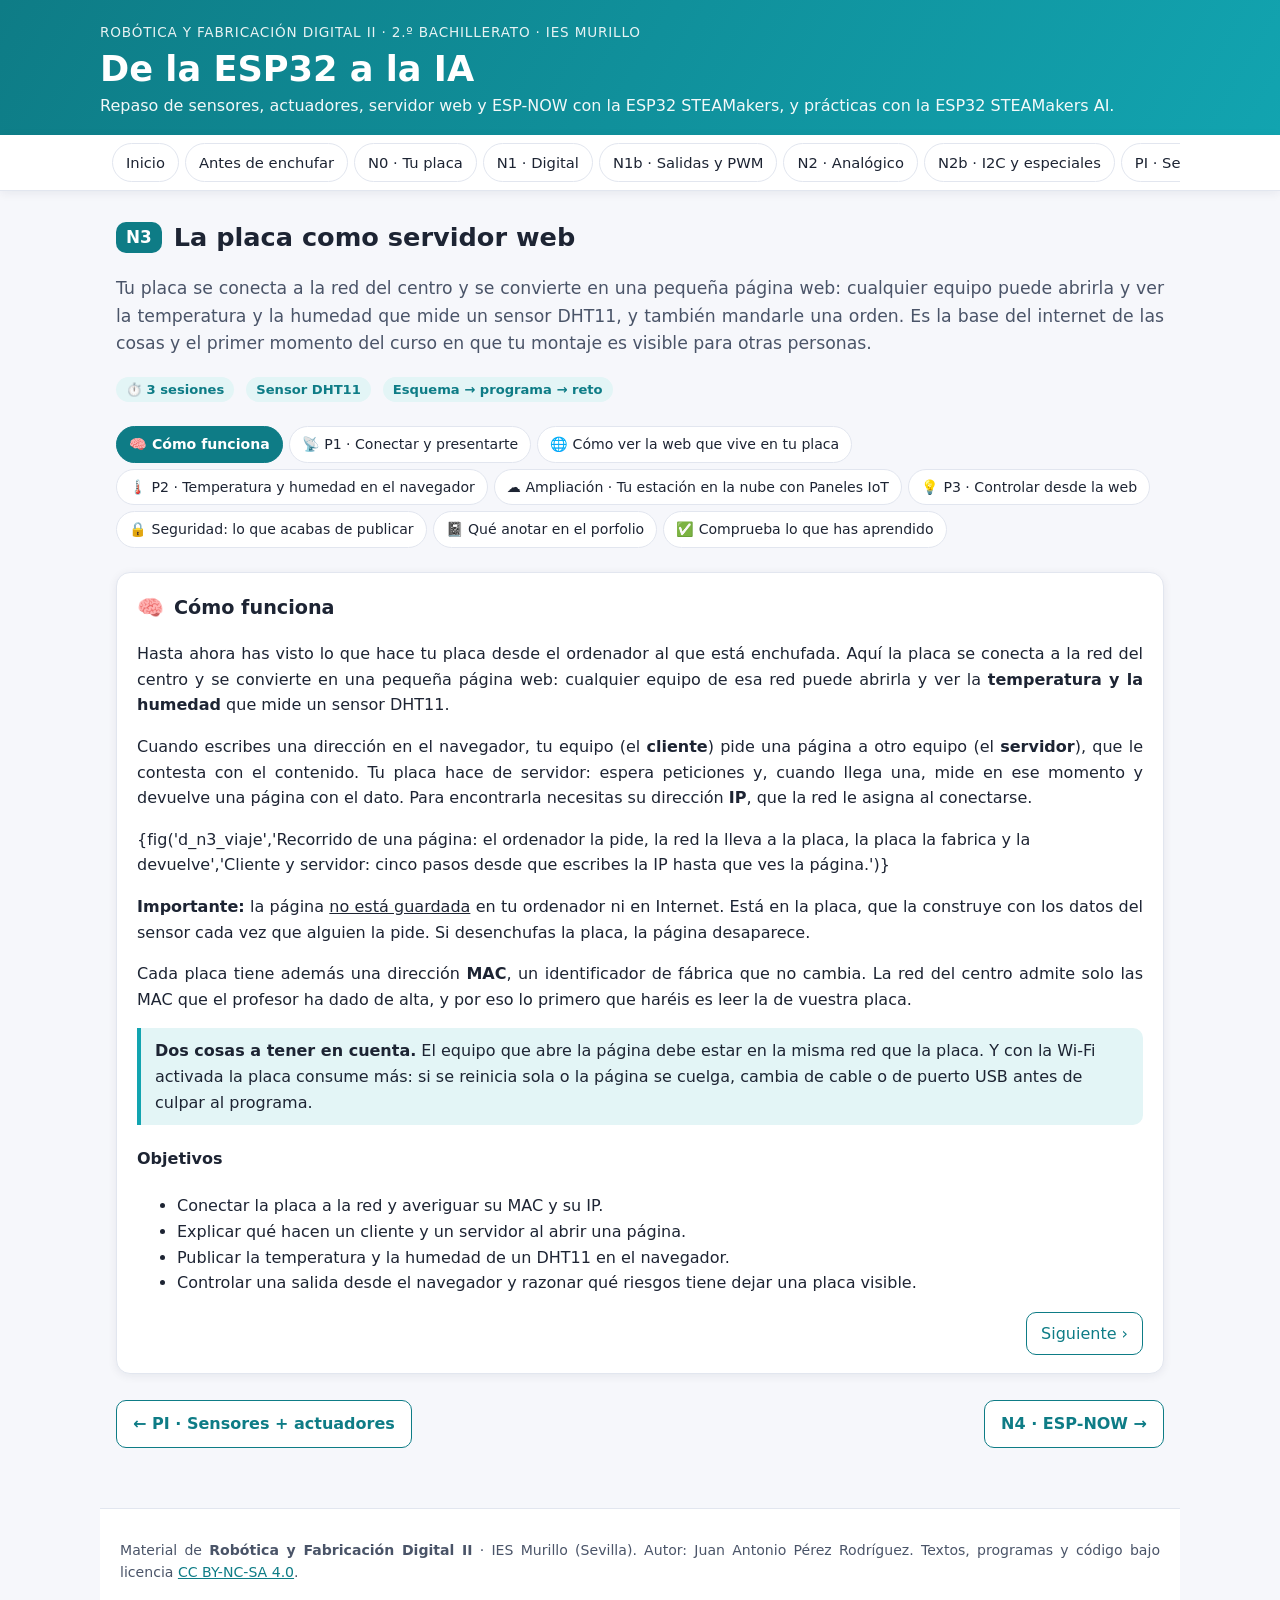
<file: n3.html>
<!DOCTYPE html>
<html lang="es">
<head>
<meta charset="utf-8">
<meta name="viewport" content="width=device-width, initial-scale=1">
<title>N3 · La placa como servidor web · RyFD II</title>
<link rel="stylesheet" href="assets/estilos.css?v=890831c4">
</head>
<body>
<header class="top">
  <div class="wrap">
    <div class="kicker">Robótica y Fabricación Digital II · 2.º Bachillerato · IES Murillo</div>
    <h1>De la ESP32 a la IA</h1>
    <p class="sub">Repaso de sensores, actuadores, servidor web y ESP-NOW con la ESP32 STEAMakers, y prácticas con la ESP32 STEAMakers AI.</p>
  </div>
</header>
<nav class="menu" aria-label="Secciones">
  <div class="wrap" id="menu">
    <a href="index.html">Inicio</a>
    <a href="seguridad.html">Antes de enchufar</a>
    <a href="n0.html">N0 · Tu placa</a>
    <a href="n1.html">N1 · Digital</a>
    <a href="n1b.html">N1b · Salidas y PWM</a>
    <a href="n2.html">N2 · Analógico</a>
    <a href="n2b.html">N2b · I2C y especiales</a>
    <a href="pi.html">PI · Sensores + actuadores</a>
    <a href="n3.html" class="on" aria-current="page">N3 · Servidor web</a>
    <a href="n4.html">N4 · ESP-NOW</a>
    <span class="soon" title="Próximamente">N5 · Placa AI</span>
    <span class="soon" title="Próximamente">N6 · Agentes con IA</span>
    <span class="soon" title="Próximamente">Reto final</span>
  </div>
</nav>

<main>
<section class="page" id="n3">
  <h2 class="lvl"><span class="badge">N3</span> La placa como servidor web</h2>
  <p class="lead">Tu placa se conecta a la red del centro y se convierte en una pequeña página web: cualquier equipo puede abrirla y ver la temperatura y la humedad que mide un sensor DHT11, y también mandarle una orden. Es la base del internet de las cosas y el primer momento del curso en que tu montaje es visible para otras personas.</p>
  <div class="row"><span class="pill">⏱️ 3 sesiones</span><span class="pill">Sensor DHT11</span><span class="pill">Esquema → programa → reto</span></div>
  <div class="card">
    <h3 class="sec-title"><span class="ico">🧠</span> Cómo funciona</h3>

    <p>Hasta ahora has visto lo que hace tu placa desde el ordenador al que está enchufada. Aquí la placa se conecta a la red del centro y se convierte en una pequeña página web: cualquier equipo de esa red puede abrirla y ver la <b>temperatura y la humedad</b> que mide un sensor DHT11.</p>
    <p>Cuando escribes una dirección en el navegador, tu equipo (el <b>cliente</b>) pide una página a otro equipo (el <b>servidor</b>), que le contesta con el contenido. Tu placa hace de servidor: espera peticiones y, cuando llega una, mide en ese momento y devuelve una página con el dato. Para encontrarla necesitas su dirección <b>IP</b>, que la red le asigna al conectarse.</p>
    {fig('d_n3_viaje','Recorrido de una página: el ordenador la pide, la red la lleva a la placa, la placa la fabrica y la devuelve','Cliente y servidor: cinco pasos desde que escribes la IP hasta que ves la página.')}
    <p><b>Importante:</b> la página <u>no está guardada</u> en tu ordenador ni en Internet. Está en la placa, que la construye con los datos del sensor cada vez que alguien la pide. Si desenchufas la placa, la página desaparece.</p>
    <p>Cada placa tiene además una dirección <b>MAC</b>, un identificador de fábrica que no cambia. La red del centro admite solo las MAC que el profesor ha dado de alta, y por eso lo primero que haréis es leer la de vuestra placa.</p>
    <div class="note info"><b>Dos cosas a tener en cuenta.</b> El equipo que abre la página debe estar en la misma red que la placa. Y con la Wi-Fi activada la placa consume más: si se reinicia sola o la página se cuelga, cambia de cable o de puerto USB antes de culpar al programa.</div>
    <h4>Objetivos</h4>
    <ul><li>Conectar la placa a la red y averiguar su MAC y su IP.</li><li>Explicar qué hacen un cliente y un servidor al abrir una página.</li><li>Publicar la temperatura y la humedad de un DHT11 en el navegador.</li><li>Controlar una salida desde el navegador y razonar qué riesgos tiene dejar una placa visible.</li></ul>
  </div>
  <div class="card">
    <h3 class="sec-title"><span class="ico">📡</span> P1 · Conectar y presentarte</h3>

    <p>Sin montar nada más: conecta la placa y lee su MAC y su IP. Lo harás en dos programas muy cortos.</p>
    <h4>1 · Averigua la MAC</h4>
    <figure class="fig"><img src="img/prog_n3_mac.png" alt="Programa que inicia el puerto serie y envía la MAC de la placa"><figcaption>Programa 1: la consola muestra la MAC. Anótala y entrégasela al profesor.</figcaption></figure>
    <p>El bloque está en la categoría <b>ESP</b> y se llama «ESP WiFi MAC (texto)». Cuando el profesor confirme que está dada de alta, pasa al segundo programa.</p>
    <h4>2 · Conéctate y muestra la IP</h4>
    <figure class="fig"><img src="img/prog_n3_ip.png" alt="Programa que conecta a la red Wi-Fi y envía la dirección IP cada dos segundos"><figcaption>Programa 2: conecta a la red y envía la IP por la consola.</figcaption></figure>
    <p>El bloque «Conectar a WiFi» tiene dos casillas: el nombre de la red (SSID) y la clave. Escribe los que te dé el profesor.</p>
    <div class="note warn"><b>La clave no va al porfolio.</b> Al hacer capturas, tápala o cambia el texto por «xxxx»: quien la tenga puede conectarse a la red del centro.</div>
    <h4>Si no conecta, repasa por orden</h4>
    <ul class="checklist"><li><label><input type="checkbox"> ¿La MAC está dada de alta?</label></li><li><label><input type="checkbox"> ¿El nombre de la red y la clave están bien escritos?</label></li><li><label><input type="checkbox"> ¿El cable USB da suficiente tensión? Prueba con otro cable o puerto.</label></li><li><label><input type="checkbox"> ¿Estás a tu alcance de la señal de la red?</label></li></ul><p class="cl-count small"></p>
  </div>
  <div class="card">
    <h3 class="sec-title"><span class="ico">🌐</span> Cómo ver la web que vive en tu placa</h3>

    <p>Este es el paso en el que más grupos se pierden, así que ve despacio. Cuando la placa está conectada y el servidor iniciado, la página <b>ya existe</b>, pero no aparece sola en ninguna parte: tienes que ir a buscarla con un navegador (Chrome, Firefox, Edge…) escribiendo la dirección de la placa.</p>
    <h4>Dos ventanas, dos trabajos</h4>
    <figure class="fig"><img src="img/d_n3_ver.png" alt="La consola del editor muestra la IP de la placa; el navegador, escribiendo esa IP, muestra la página"><figcaption>La consola te da la dirección (①). El navegador, en otra pestaña, te enseña la página (②).</figcaption></figure>
    <table class="t"><tr><th>Ventana</th><th>Dónde está</th><th>Qué ves</th><th>Para qué sirve</th></tr><tr><td>Consola</td><td>En el editor de bloques, junto al programa</td><td>Texto que envía la placa, por ejemplo «IP: 192.168.1.57»</td><td>Saber qué dirección tiene tu placa y comprobar que se ha conectado</td></tr><tr><td>Navegador</td><td>Una pestaña nueva, en un equipo de la misma red</td><td>La página: título, temperatura y humedad</td><td>Ver y usar lo que publica la placa</td></tr></table>
    <h4>Paso a paso</h4>
    <ol class="steps"><li>Sube a la placa el programa que muestra la IP (el programa 2 de arriba o el de P2) y abre la <b>Consola</b>.</li><li>Espera unos segundos. Mientras la placa se conecta puede salir «0.0.0.0»; cuando se conecte aparecerán <b>cuatro números separados por puntos</b>, por ejemplo <code>192.168.1.57</code>. Esa es tu IP.</li><li>Abre una <b>pestaña nueva</b> del navegador en un equipo que esté en la <b>misma red</b> que la placa.</li><li>Haz clic en la barra de direcciones y escribe <code>http://</code> seguido de la IP: <code>http://192.168.1.57</code>. Pulsa Intro.</li><li>Debe aparecer tu página. Para ver una medida nueva, <b>recarga</b> la página (tecla F5): la placa vuelve a medir y fabrica otra.</li><li>Anota la IP en tu porfolio: la necesitarás en P3. Si reinicias la placa, la red puede darle otra, así que vuelve a leerla en la consola.</li></ol>
    <div class="note warn"><b>Tres errores muy típicos.</b> (1) Escribir solo los números sin «http://»: algunos navegadores lo buscan en Google en lugar de abrirlo. (2) Escribir «https://»: la placa no cifra, así que da error de conexión segura. (3) Usar un equipo que no está en la misma red, por ejemplo un móvil con datos móviles: la placa no es alcanzable desde fuera.</div>
    <div class="note info"><b>Aviso «No seguro».</b> Al abrir la página, el navegador puede avisar de que la conexión no es segura. Es normal: la placa envía los datos sin cifrar. Para una estación del aula no importa; para una contraseña sí importaría.</div>
    <h4>Si no aparece nada</h4>
    <table class="t"><tr><th>Lo que ves</th><th>Causa probable</th><th>Qué hacer</th></tr><tr><td>«No se puede acceder a este sitio» o tarda mucho</td><td>El equipo no está en la misma red, la placa no está conectada o la IP está mal copiada</td><td>Comprueba la red del equipo, mira la consola y copia la IP otra vez con cuidado</td></tr><tr><td>Aparece una página de resultados de Google</td><td>Falta «http://» al principio</td><td>Escríbelo delante de la IP</td></tr><tr><td>Error de conexión segura</td><td>Has escrito «https://»</td><td>Cámbialo por «http://»</td></tr><tr><td>La página sale, pero sin números o con valores raros</td><td>El DHT11 está mal conectado o se lee demasiado deprisa</td><td>Revisa G, V y S (S a IO26) y espera un segundo entre recargas</td></tr><tr><td>Funcionaba y ya no</td><td>La placa se ha reiniciado y tiene otra IP, o ha perdido tensión</td><td>Lee la IP de nuevo en la consola; prueba otro cable USB</td></tr></table>
    <h4>Compruébalo tú mismo</h4>
    <p>Dos pruebas rápidas para entender dónde está la página. <b>Prueba 1:</b> con la página abierta, desenchufa la placa y recarga. ¿Qué ocurre y por qué? <b>Prueba 2:</b> en la página abierta pulsa Ctrl+U (ver código fuente): verás el texto con etiquetas que fabricó la placa; el navegador es quien lo convierte en título y párrafos.</p>
    
  </div>
  <div class="card">
    <h3 class="sec-title"><span class="ico">🌡️</span> P2 · Temperatura y humedad en el navegador</h3>

    <p><b>Situación.</b> El aula quiere una estación meteorológica sencilla: cualquiera de la red del centro debe poder ver la temperatura y la humedad de la clase con solo escribir la IP de la placa.</p>
    <h4>1 · Esquema de conexiones</h4>
    <p>El DHT11 es un módulo de tres pines que se monta como los del nivel N1 (G-V-S); la señal va a IO26 (D2). Ojo: no entrega un simple 0 o 1, sino que envía los datos por un solo hilo con un protocolo propio; el bloque «DHT-11» del editor se encarga de leerlo.</p>
    <figure class="fig"><img src="img/modulo_dht11.jpg" alt="Foto del módulo DHT11 de ACEBOTT con las patillas rotuladas G, V y S" style="max-width:340px"><figcaption>Módulo DHT11 (ACEBOTT). Las tres patillas están rotuladas G, V y S, en este orden: comprueba siempre el orden de tu módulo antes de conectarlo.</figcaption></figure>
    <figure class="fig"><img src="img/d_n3_dht.png" alt="Montaje del módulo DHT11 en IO26"><figcaption>Módulo DHT11: G a GND, V a V y S a IO26 (D2).</figcaption></figure>
    <details class="paso"><summary>🛠️ Montaje y puesta en marcha</summary><div class="in"><ol class="steps"><li>Con la placa desenchufada, conecta G, V y S del DHT11 como en el esquema. Revisa con la <a href="seguridad.html">lista de comprobación</a>.</li><li>Conecta la placa por USB y construye el programa de abajo con tu nombre de red y tu clave.</li><li>Pulsa <b>Subir</b> y abre la <b>Consola</b>: debe aparecer la IP.</li><li>En un ordenador de la misma red, abre una pestaña nueva y escribe <code>http://</code> y esa IP (mira la tarjeta «Cómo ver la web que vive en tu placa»).</li><li>Sopla sobre el sensor o tápalo con la mano y recarga la página: los valores deben cambiar.</li></ol></div></details>
    <h4>2 · Programa</h4>
    <figure class="fig"><img src="img/prog_n3_dht.png" alt="Programa: conectar, iniciar el servidor y responder con la temperatura y la humedad del DHT11"><figcaption>Programa de partida. A la izquierda, lo que se hace una vez; a la derecha, lo que se hace cada vez que alguien pide la página.</figcaption></figure>
    <p>Fíjate en la forma del programa: el <b>bucle está vacío</b>. El editor atiende el servidor por su cuenta; lo único que escribes es qué contestar cuando llega una petición «GET /» (la dirección raíz). La respuesta es un texto con etiquetas HTML en el que se mezclan frases fijas y las dos lecturas del sensor.</p>
    <div class="note info"><b>Los límites del DHT11.</b> Es un sensor barato. Según su hoja de datos mide la temperatura de 0 a 50 °C con una precisión de ±2 °C, y la humedad de 20 a 90 % con una precisión de ±5 %, y el tiempo entre dos lecturas debe ser de al menos un segundo. Si recargas la página muy deprisa, puede devolver el valor anterior o fallar. No lo uses para decidir nada crítico.</div>
    <h4>3 · Retos</h4>
    <div class="retos"><div class="reto b"><div class="tag">Básico</div><h4>Título y grupo</h4><p>Añade un título con el nombre de tu grupo y escribe «Temperatura» y «Humedad» en una etiqueta de párrafo cada una, para que la página se vea ordenada.</p></div><div class="reto m"><div class="tag">Medio</div><h4>Se actualiza sola</h4><p>Haz que la página se recargue cada pocos segundos sin pulsar nada. Pista: existe una etiqueta HTML «meta» con la opción «refresh» que se escribe en el texto de la respuesta.</p></div><div class="reto p"><div class="tag">Pro</div><h4>Aviso de confort</h4><p>Añade al texto una frase que cambie según la medida: «Hace calor» por encima de un umbral y «Temperatura agradable» por debajo. Razona qué umbral eliges y comprueba con tu sensor si falla por culpa de la precisión.</p></div></div>
    <p class="small"><b>Entrega en el porfolio:</b> foto del montaje, captura de la página en el navegador (sin la clave), las dos lecturas con el sensor al aire y tapado, y el programa del reto.</p>
  </div>
  <div class="card">
    <h3 class="sec-title"><span class="ico">☁️</span> Ampliación · Tu estación en la nube con Paneles IoT</h3>

    <p>El servidor web de P2 solo se ve desde la red del centro. Con los <b>Paneles IoT</b> de STEAMakersBlocks, la placa manda sus medidas por internet y las ves en un panel con gráficas desde cualquier dispositivo. Es una ampliación opcional.</p>
    <div class="note warn"><b>Antes de empezar.</b> Hace falta una cuenta <b>premium</b> de STEAMakersBlocks. Los datos pasan por un servidor público de pruebas (HiveMQ), <b>sin contraseña y sin cifrar</b>: no envíes nada personal ni que identifique a nadie. Y no se ha probado todavía en «AndaRed IoT»: puede que el centro bloquee este tipo de conexión (el puerto MQTT). Consúltalo con el profesor antes de planificar la sesión.</div>
    <h4>Qué es un panel</h4>
    <p>Un panel es una página con <b>componentes</b>: números, gráficos, indicadores, semicírculos, interruptores y deslizadores, entre otros. Cada componente tiene un «tema» (una dirección del tipo <code>/smb/80/426/</code>) en el que la placa publica su valor. Los números del ejemplo son de muestra: los tuyos los genera el panel.</p>
    <h4>Pasos</h4>
    <ol class="steps"><li>En STEAMakersBlocks, abre Utilidades → Paneles IoT y crea un panel nuevo, con título y subtítulo.</li><li>En el servidor, pulsa «Use HiveMQ» y acepta el aviso: los campos de conexión se rellenan solos.</li><li>Crea dos componentes: un <b>Gráfico</b> para la temperatura y un <b>Número</b> (o un semicírculo) para la humedad. Anota el tema de cada uno.</li><li>En tu proyecto, conecta la placa a la Wi-Fi, inicia MQTT y publica cada medida en el tema de su componente. El panel permite copiar los bloques de inicio y de publicar y pegarlos en el proyecto desde el menú Utilidades.</li><li>Sube el programa a la placa, pulsa «Run panel» y comprueba que la gráfica se mueve.</li></ol>
    <figure class="fig"><img src="img/prog_n3_panel.png" alt="Programa que conecta a la Wi-Fi, inicia MQTT con HiveMQ y publica la temperatura y la humedad del DHT11 cada cinco segundos"><figcaption>Programa de partida. Cambia los temas del ejemplo por los de tu panel y el nombre y la clave de la red por los tuyos.</figcaption></figure>
    <p>Se publica cada cinco segundos: el DHT11 no necesita más, y así no se satura el servidor. Fíjate en que el valor se publica como texto, igual que en ESP-NOW. El componente Número o Gráfico debería mostrarlo como número, pero el manual no lo detalla: compruébalo en tu panel.</p>
    <div class="note info"><b>Pendiente de comprobar.</b> Los bloques MQTT del programa existen en el editor y generan código correcto, pero esta práctica no se ha probado con un panel real ni con la red del centro. El manual de los paneles no indica un límite de frecuencia de envío.</div>
  </div>
  <div class="card">
    <h3 class="sec-title"><span class="ico">💡</span> P3 · Controlar desde la web</h3>

    <p>Ahora el camino es el contrario: tú pulsas en el navegador y la placa actúa. Añade un módulo LED en IO17 (D4) y deja el montaje del DHT11 como está, o desmóntalo si necesitas el pin.</p>
    <figure class="fig"><img src="img/d_n3_led.png" alt="Montaje del módulo LED en IO17"><figcaption>Módulo LED: G a GND, V a V y S a IO17 (D4).</figcaption></figure>
    <h4>Programa</h4>
    <figure class="fig"><img src="img/prog_n3_led.png" alt="Programa con dos solicitudes: la dirección /on enciende el LED y /off lo apaga"><figcaption>Dos «Solicitud GET»: cada dirección enciende o apaga el LED y contesta con un texto.</figcaption></figure>
    <p>Cada solicitud tiene su <b>dirección</b>: el bloque antepone él solo la barra «/», así que en la casilla escribes solo <code>on</code> u <code>off</code>. Para probar, abre en el navegador <code>http://IP/on</code> y <code>http://IP/off</code> (cambia IP por la de tu placa) y comprueba en la consola qué le llega.</p>
    <h4>Retos</h4>
    <div class="retos"><div class="reto b"><div class="tag">Básico</div><h4>Una página con botones</h4><p>Que la respuesta sea una página con dos enlaces, «Encender» y «Apagar», que lleven a /on y /off.</p></div><div class="reto m"><div class="tag">Medio</div><h4>LED según la humedad</h4><p>Combina P2 y P3: enciende el LED cuando la humedad supere un umbral que elijas y muestra en la página si está encendido.</p></div><div class="reto p"><div class="tag">Pro</div><h4>¿Quién puede mandar?</h4><p>Tu página no pide ninguna clave. Escribe qué podría hacer alguien que conociera la IP de tu placa y diseña una medida sencilla para limitarlo, por ejemplo un código en la dirección. Razona por qué no es una protección fuerte.</p></div></div>
  </div><div class="card">
    <h3 class="sec-title"><span class="ico">🔒</span> Seguridad: lo que acabas de publicar</h3>
    <p>Tu placa responde a cualquiera de la red que escriba su IP, y la comunicación no va cifrada: lo que se envía puede leerse en el camino. Para un zumbador del aula no es grave, pero conviene ser consciente de tres ideas que usarás de nuevo con la inteligencia artificial: <b>no publiques datos personales</b>, <b>no confíes en que una dirección poco conocida sea una protección</b> y <b>no compartas la clave de una red</b>.</p>
  </div><div class="card">
    <h3 class="sec-title"><span class="ico">📓</span> Qué anotar en el porfolio</h3>
    <ul>
      <li>La MAC y la IP de tu placa, y si cambia al reiniciar.</li>
      <li>Captura de la página de la placa en el navegador (sin la clave de la red a la vista).</li>
      <li>Qué fallos tuvisteis al conectar y cómo los localizasteis.</li>
      <li>La respuesta al reto «¿quién puede mandar?».</li>
    </ul>
  </div>
  <div class="card quiz" data-id="n3">
    <h3 class="sec-title"><span class="ico">✅</span> Comprueba lo que has aprendido</h3>
    <div class="q" data-ans="b" data-why="La placa espera peticiones y devuelve una página: es el servidor. El navegador del equipo que la abre es el cliente." data-hint="Quien pide la página es el cliente.">
      <p>1. Abres en el ordenador la página de tu placa. ¿Quién es el servidor?</p>
      <label><input type="radio" name="n3q1" value="a"> El ordenador.</label>
      <label><input type="radio" name="n3q1" value="b"> La placa.</label>
      <label><input type="radio" name="n3q1" value="c"> El cable USB.</label>
    </div>
    <div class="q" data-ans="c" data-why="El ordenador y la placa deben estar en la misma red para que la dirección IP de la placa sea alcanzable." data-hint="Piensa en qué red está cada uno.">
      <p>2. Todo está bien en la placa, pero la página no abre desde tu equipo. ¿Qué compruebas primero?</p>
      <label><input type="radio" name="n3q2" value="a"> Que el programa tenga más bloques.</label>
      <label><input type="radio" name="n3q2" value="b"> Que el navegador sea el más moderno.</label>
      <label><input type="radio" name="n3q2" value="c"> Que el equipo esté en la misma red que la placa.</label>
    </div>
    <div class="q" data-ans="a" data-why="La MAC identifica a la placa y es lo que la red del centro usa para dejarla pasar." data-hint="Piensa en qué tiene la placa que no cambia.">
      <p>3. ¿Para qué hay que dar la MAC de la placa al profesor?</p>
      <label><input type="radio" name="n3q3" value="a"> Para que la red del centro permita conectarla.</label>
      <label><input type="radio" name="n3q3" value="b"> Para elegir el color del programa.</label>
      <label><input type="radio" name="n3q3" value="c"> Para dar una clave a la placa.</label>
    </div>
    <div class="q" data-ans="b" data-why="La clave de la red es del centro. Si aparece en una captura, cualquiera puede conectarse." data-hint="Piensa en quién podría ver tu porfolio.">
      <p>4. ¿Qué haces con la clave de la red al hacer la captura del porfolio?</p>
      <label><input type="radio" name="n3q4" value="a"> Se deja visible para que se sepa cuál es.</label>
      <label><input type="radio" name="n3q4" value="b"> Se tapa o se cambia por xxxx.</label>
      <label><input type="radio" name="n3q4" value="c"> Se escribe en el título de la página.</label>
    </div>
    <div class="q" data-ans="c" data-why="La página no pide ninguna clave y la comunicación no va cifrada, así que cualquiera de la red que conozca la IP puede mandar órdenes." data-hint="Piensa en quién conoce la IP.">
      <p>5. Tu placa controla un zumbador desde una página sin clave. ¿Qué es cierto?</p>
      <label><input type="radio" name="n3q5" value="a"> Solo tú puedes verla, porque la IP es un secreto.</label>
      <label><input type="radio" name="n3q5" value="b"> Está cifrada por defecto.</label>
      <label><input type="radio" name="n3q5" value="c"> Cualquiera de la misma red que sepa la IP puede mandarle órdenes.</label>
    </div>
        <div class="q" data-ans="b" data-why="El DHT11 es un sensor básico: precisión aproximada de ±2 °C y no admite lecturas más de una vez por segundo, así que conviene no pedirle más de lo que da." data-hint="Piensa en qué tipo de sensor es y para qué sirve.">
      <p>6. Tu página muestra 24 °C y un termómetro de referencia marca 26 °C. ¿Qué conclusión es más razonable?</p>
      <label><input type="radio" name="n3q6" value="a"> Tu programa está mal escrito.</label>
      <label><input type="radio" name="n3q6" value="b"> Entra dentro de la precisión esperable de un DHT11.</label>
      <label><input type="radio" name="n3q6" value="c"> La placa está averiada.</label>
    </div>
    <div class="q" data-ans="c" data-why="La página la fabrica la placa cada vez que se le pide. No se guarda en el ordenador ni en Internet, y desaparece si la placa se apaga." data-hint="Piensa en quién construye el texto que recibe el navegador.">
      <p>7. ¿Dónde está la página que ves al escribir la IP de tu placa?</p>
      <label><input type="radio" name="n3q7" value="a"> Guardada en tu ordenador.</label>
      <label><input type="radio" name="n3q7" value="b"> En un servidor de Internet.</label>
      <label><input type="radio" name="n3q7" value="c"> En la placa, que la construye cada vez que se la pide.</label>
    </div>
    <div class="q" data-ans="a" data-why="Hay que escribir http:// seguido de la IP, sin https ni www, y estar en la misma red que la placa." data-hint="La placa no cifra y no tiene nombre de dominio.">
      <p>8. ¿Qué escribes en el navegador para abrir la página de la placa?</p>
      <label><input type="radio" name="n3q8" value="a"> http:// y la IP de la placa.</label>
      <label><input type="radio" name="n3q8" value="b"> https://www. y la IP.</label>
      <label><input type="radio" name="n3q8" value="c"> La MAC de la placa.</label>
    </div>
    <p><button type="button" class="chk">Comprobar</button><span class="score"></span></p>
  </div>

</section>

<div class="pager"><a href="pi.html">← PI · Sensores + actuadores</a><a href="n4.html">N4 · ESP-NOW →</a></div>
</main>
<footer>
  <div class="wrap">
    <p>Material de <b>Robótica y Fabricación Digital II</b> · IES Murillo (Sevilla). Autor: Juan Antonio Pérez Rodríguez.
    Textos, programas y código bajo licencia <a href="https://creativecommons.org/licenses/by-nc-sa/4.0/deed.es">CC BY-NC-SA 4.0</a>.</p>
  </div>
</footer>
<script src="assets/app.js?v=890831c4"></script>
</body>
</html>
</file>
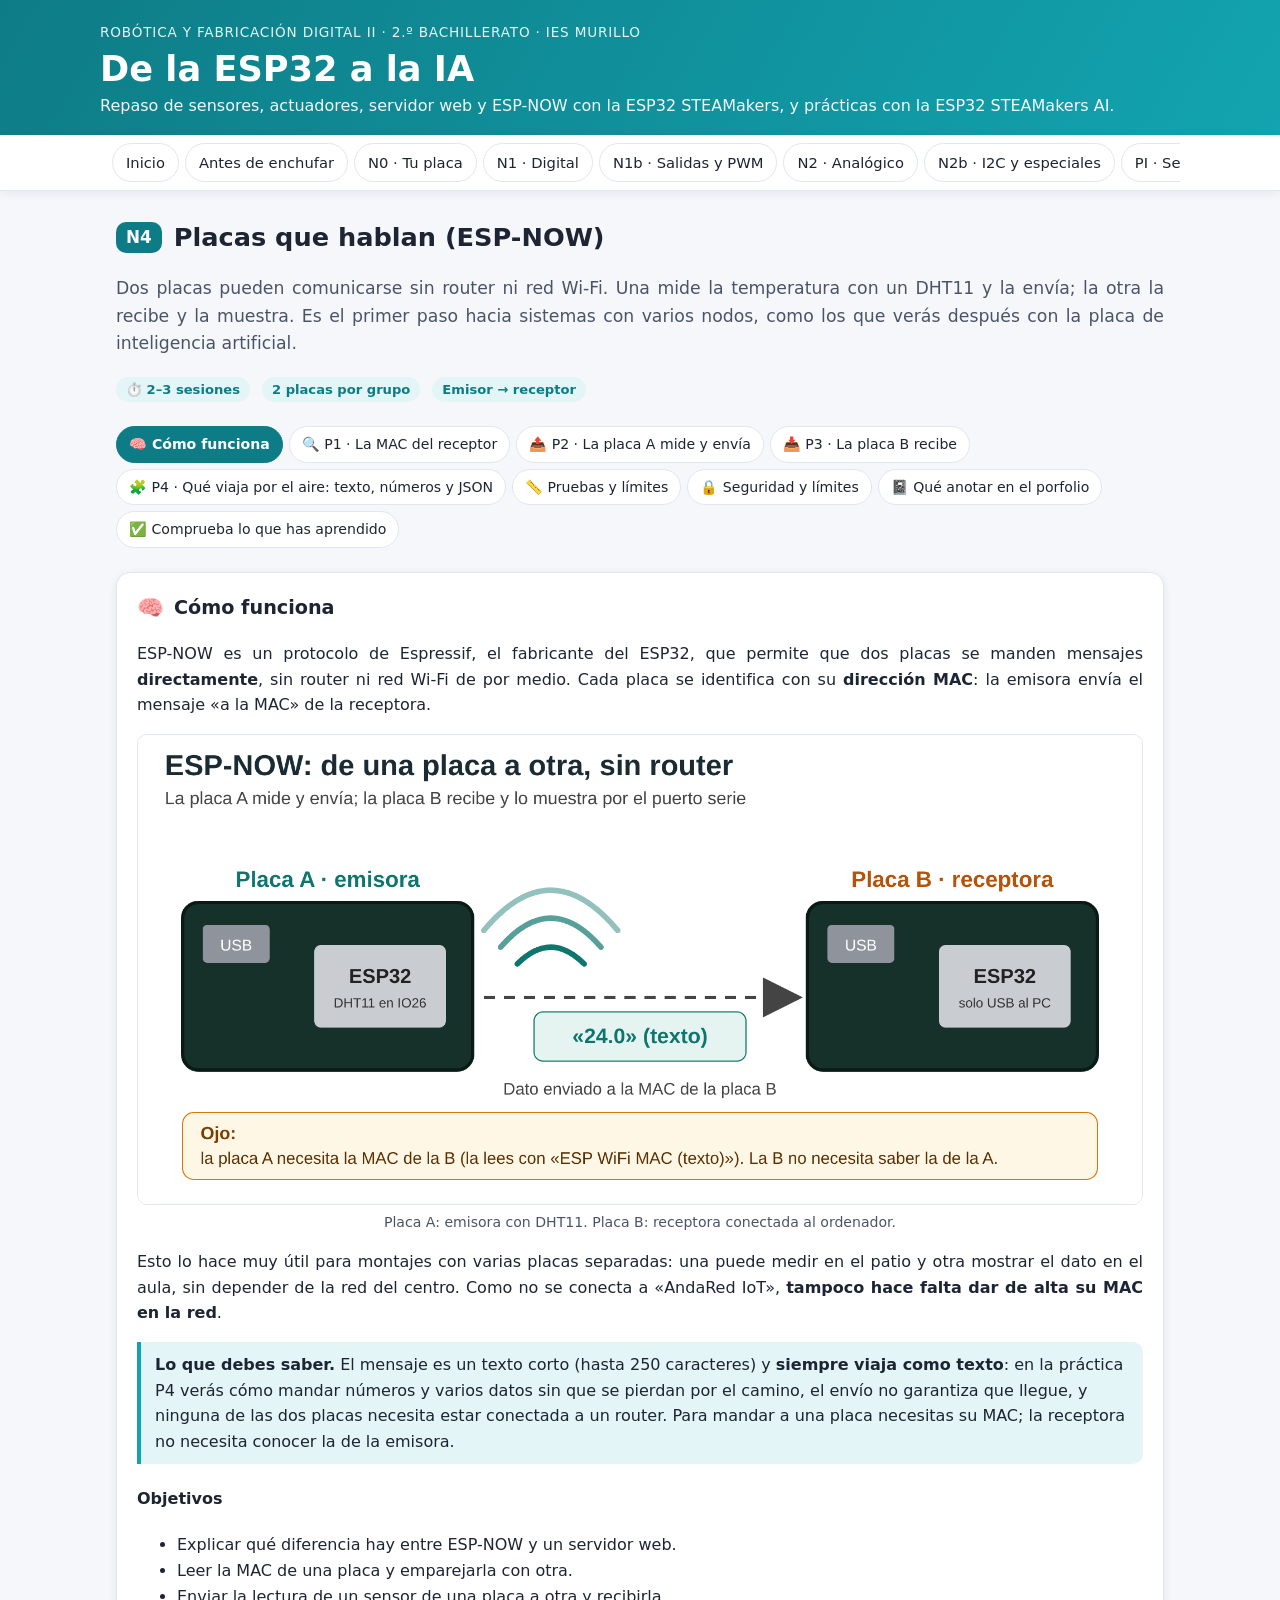
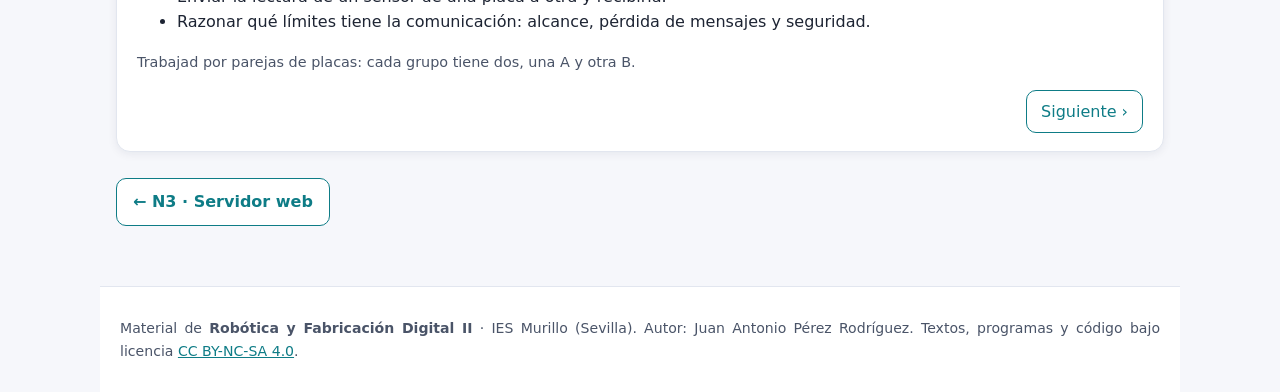
<file: n4.html>
<!DOCTYPE html>
<html lang="es">
<head>
<meta charset="utf-8">
<meta name="viewport" content="width=device-width, initial-scale=1">
<title>N4 · Placas que hablan (ESP-NOW) · RyFD II</title>
<link rel="stylesheet" href="assets/estilos.css?v=890831c4">
</head>
<body>
<header class="top">
  <div class="wrap">
    <div class="kicker">Robótica y Fabricación Digital II · 2.º Bachillerato · IES Murillo</div>
    <h1>De la ESP32 a la IA</h1>
    <p class="sub">Repaso de sensores, actuadores, servidor web y ESP-NOW con la ESP32 STEAMakers, y prácticas con la ESP32 STEAMakers AI.</p>
  </div>
</header>
<nav class="menu" aria-label="Secciones">
  <div class="wrap" id="menu">
    <a href="index.html">Inicio</a>
    <a href="seguridad.html">Antes de enchufar</a>
    <a href="n0.html">N0 · Tu placa</a>
    <a href="n1.html">N1 · Digital</a>
    <a href="n1b.html">N1b · Salidas y PWM</a>
    <a href="n2.html">N2 · Analógico</a>
    <a href="n2b.html">N2b · I2C y especiales</a>
    <a href="pi.html">PI · Sensores + actuadores</a>
    <a href="n3.html">N3 · Servidor web</a>
    <a href="n4.html" class="on" aria-current="page">N4 · ESP-NOW</a>
    <span class="soon" title="Próximamente">N5 · Placa AI</span>
    <span class="soon" title="Próximamente">N6 · Agentes con IA</span>
    <span class="soon" title="Próximamente">Reto final</span>
  </div>
</nav>

<main>
<section class="page" id="n4">
  <h2 class="lvl"><span class="badge">N4</span> Placas que hablan (ESP-NOW)</h2>
  <p class="lead">Dos placas pueden comunicarse sin router ni red Wi-Fi. Una mide la temperatura con un DHT11 y la envía; la otra la recibe y la muestra. Es el primer paso hacia sistemas con varios nodos, como los que verás después con la placa de inteligencia artificial.</p>
  <div class="row"><span class="pill">⏱️ 2–3 sesiones</span><span class="pill">2 placas por grupo</span><span class="pill">Emisor → receptor</span></div>
  <div class="card">
    <h3 class="sec-title"><span class="ico">🧠</span> Cómo funciona</h3>

    <p>ESP-NOW es un protocolo de Espressif, el fabricante del ESP32, que permite que dos placas se manden mensajes <b>directamente</b>, sin router ni red Wi-Fi de por medio. Cada placa se identifica con su <b>dirección MAC</b>: la emisora envía el mensaje «a la MAC» de la receptora.</p>
    <figure class="fig"><img src="img/d_n4_esquema.png" alt="Dos placas ESP32: la A, con un DHT11, envía la temperatura a la B, que la muestra por el puerto serie"><figcaption>Placa A: emisora con DHT11. Placa B: receptora conectada al ordenador.</figcaption></figure>
    <p>Esto lo hace muy útil para montajes con varias placas separadas: una puede medir en el patio y otra mostrar el dato en el aula, sin depender de la red del centro. Como no se conecta a «AndaRed IoT», <b>tampoco hace falta dar de alta su MAC en la red</b>.</p>
    <div class="note info"><b>Lo que debes saber.</b> El mensaje es un texto corto (hasta 250 caracteres) y <b>siempre viaja como texto</b>: en la práctica P4 verás cómo mandar números y varios datos sin que se pierdan por el camino, el envío no garantiza que llegue, y ninguna de las dos placas necesita estar conectada a un router. Para mandar a una placa necesitas su MAC; la receptora no necesita conocer la de la emisora.</div>
    <h4>Objetivos</h4>
    <ul><li>Explicar qué diferencia hay entre ESP-NOW y un servidor web.</li><li>Leer la MAC de una placa y emparejarla con otra.</li><li>Enviar la lectura de un sensor de una placa a otra y recibirla.</li><li>Razonar qué límites tiene la comunicación: alcance, pérdida de mensajes y seguridad.</li></ul>
    <p class="small">Trabajad por parejas de placas: cada grupo tiene dos, una A y otra B.</p>
  </div>
  <div class="card">
    <h3 class="sec-title"><span class="ico">🔍</span> P1 · La MAC del receptor</h3>

    <p>Conecta la <b>placa B</b> (la receptora) al ordenador y lee su MAC con el mismo programa que usaste en N3.</p>
    <figure class="fig"><img src="img/prog_n3_mac.png" alt="Programa que envía la MAC de la placa por el puerto serie"><figcaption>Programa para leer la MAC de la placa B.</figcaption></figure>
    <ol class="steps"><li>Sube el programa a la placa B y abre la consola.</li><li>Anota la MAC, que tiene seis grupos de dos cifras, por ejemplo <code>A4:CF:12:34:56:78</code> (ejemplo inventado).</li><li>Rotula la placa con «B» y su MAC, para no confundirla con la de otro grupo.</li></ol>
    <div class="note warn"><b>Ojo con los datos.</b> Cada placa tiene su propia MAC. Si copias la del ejemplo en vez de la tuya, el mensaje no llegará a ninguna parte y no habrá ningún aviso.</div>
  </div>
  <div class="card">
    <h3 class="sec-title"><span class="ico">📤</span> P2 · La placa A mide y envía</h3>

    <p><b>Situación.</b> Una placa debe medir la temperatura del aula y mandársela a la otra, que está en otro sitio, sin pasar por ningún router.</p>
    <h4>1 · Esquema de conexiones</h4>
    <figure class="fig"><img src="img/d_n3_dht.png" alt="Montaje del módulo DHT11 en IO26"><figcaption>Placa A: DHT11 con G, V y S en IO26 (D2).</figcaption></figure>
    <details class="paso"><summary>🛠️ Montaje y puesta en marcha</summary><div class="in"><ol class="steps"><li>Con la placa A desenchufada, monta el DHT11 como en el esquema y revisa con la <a href="seguridad.html">lista de comprobación</a>.</li><li>Construye el programa de abajo y sustituye la MAC del ejemplo por la de tu placa B.</li><li>Sube el programa a la placa A y abre la consola: debe aparecer la temperatura cada dos segundos.</li></ol></div></details>
    <h4>2 · Programa de la placa A</h4>
    <figure class="fig"><img src="img/prog_n4_emisor.png" alt="Programa del emisor: inicia ESP-NOW, empareja la MAC de la placa B y envía la temperatura cada dos segundos"><figcaption>«Iniciar» y «Emparejar nodo remoto» una sola vez; en el bucle, «Enviar a MAC» con la temperatura del DHT11.</figcaption></figure>
    <p>Tres pasos: <b>iniciar</b> ESP-NOW, <b>emparejar</b> la MAC de la placa B y <b>enviar</b> el dato. El bloque de envío pide la MAC en seis casillas, una por cada grupo de cifras, y el dato que mandas. Se envía cada dos segundos: más deprisa no tiene sentido con un DHT11.</p>
  </div>
  <div class="card">
    <h3 class="sec-title"><span class="ico">📥</span> P3 · La placa B recibe</h3>

    <p>Ahora la placa B, conectada al ordenador, recibe el dato y lo muestra por la consola.</p>
    <figure class="fig"><img src="img/prog_n4_receptor.png" alt="Programa del receptor: inicia ESP-NOW y, al recibir datos, envía por la consola Temperatura recibida seguida del dato"><figcaption>El bucle está vacío: lo que hace la placa B ocurre dentro del bloque «Al recibir datos».</figcaption></figure>
    <p>El bloque <b>«Al recibir datos»</b> es un bloque aparte: no va dentro de Inicializar ni del Bucle. Se ejecuta él solo cada vez que llega un mensaje, y «Datos recibidos» contiene el texto que mandó la placa A.</p>
    <div class="note warn"><b>No bloquees la receptora.</b> Según la guía de ESP-NOW para esta placa (J. López, 2024), el evento «Al recibir datos» puede quedarse bloqueado si el programa usa esperas largas. En la placa B no pongas bloques «Esperar»: deja el bucle vacío, como en el ejemplo.</div>
    <details class="paso"><summary>🛠️ Comprobar que funciona</summary><div class="in"><ol class="steps"><li>Sube el programa a la placa B y déjala conectada al ordenador con la consola abierta.</li><li>Alimenta la placa A (con un cargador USB o con el otro ordenador) y comprueba que aparece «Temperatura recibida» cada dos segundos.</li><li>Aleja las placas y tapa el sensor de la A con la mano: la medida debe cambiar.</li></ol></div></details>
    <div class="note warn"><b>Si no llega nada.</b> Revisa por orden: ¿has puesto en la A la MAC de la <b>B</b> y no la tuya?, ¿están las dos placas en el mismo canal Wi-Fi? (Es obligatorio. Si ninguna se conecta a un router suelen coincidir, pero no lo des por hecho.), ¿has iniciado ESP-NOW en las dos?, ¿la placa A mide? Mira primero su consola.</div>
    <h4>Retos</h4>
    <div class="retos"><div class="reto b"><div class="tag">Básico</div><h4>Otro ritmo</h4><p>Cambia el tiempo entre envíos y mira qué ocurre en la consola de la placa B. Anota a partir de qué ritmo empiezan a verse lecturas repetidas.</p></div><div class="reto m"><div class="tag">Medio</div><h4>Alarma remota</h4><p>Haz que la placa B encienda un LED o un zumbador cuando la temperatura recibida pase de un umbral. Pista: el dato llega como texto y hay que convertirlo en número antes de compararlo.</p></div><div class="reto p"><div class="tag">Pro</div><h4>Un solo mensaje</h4><p>Haz primero la práctica P4 y usa también la humedad recibida en la alarma: por ejemplo, que suene el zumbador solo si hay mucho calor y poca humedad.</p></div></div>
    <p class="small"><b>Entrega en el porfolio:</b> foto de las dos placas rotuladas con la MAC de la B, captura de la consola de la B con varias lecturas, el programa de la A y el de la B, y el reto que hayas hecho.</p>
  </div>
  <div class="card">
    <h3 class="sec-title"><span class="ico">🧩</span> P4 · Qué viaja por el aire: texto, números y JSON</h3>

    <p>Hasta aquí la placa A mandaba un solo número. ¿Y si quieres enviar la temperatura, la humedad y el nombre de tu grupo? Antes de programarlo hay que saber <b>cómo viaja un mensaje</b>, porque es la causa más frecuente de que «en la otra placa no se vea nada».</p>
    <h4>Qué viaja por el aire</h4>
    <ul><li>El bloque «Enviar a MAC» convierte lo que le des en un <b>texto</b> y manda esos caracteres, hasta un máximo de 250.</li>
    <li>En la placa B, «Datos recibidos» es <b>siempre un texto</b>, aunque lo que enviaste fuese un número.</li>
    <li>Un número suelto llega bien, pero con dos decimales como mucho (por ejemplo, <code>26.20</code>), y hay que tratarlo como número en la B cuando quieras comparar o calcular con él.</li>
    <li>Para mandar <b>varios datos a la vez</b> hay que ponerles nombre y orden. Eso es lo que hace el formato <b>JSON</b>.</li></ul>
    <div class="note info"><b>Qué es JSON.</b> Es un texto con parejas «clave: valor», por ejemplo <code>{"T":26.2,"H":56}</code>. La clave es el nombre del dato y el valor, el dato. <b>Las comillas importan:</b> un valor entre comillas es un texto; sin comillas, es un número.</div>
    <h4>1 · La placa A empaqueta los datos</h4>
    <p>La placa A mide la temperatura y la humedad, las guarda en dos variables, las empaqueta con «Codificar {Key:Value}» (una pareja por dato) y envía el paquete. Las dos variables son <b>numéricas</b> y la variable <code>datos</code> es de <b>texto</b>.</p>
    <figure class="fig"><img src="img/prog_n4_json_emisor.png" alt="Programa del emisor: mide temperatura y humedad, las codifica en JSON con las claves T y H y las envía a la placa B"><figcaption>Emisor: dos medidas, un solo mensaje. Cambia la MAC del ejemplo por la de tu placa B.</figcaption></figure>
    <h4>2 · La placa B desempaqueta</h4>
    <p>La placa B abre el paquete con «Analizar JSON», comprueba que ha llegado bien y saca cada dato por su clave, diciendo <b>de qué tipo es</b>.</p>
    <figure class="fig"><img src="img/prog_n4_json_receptor.png" alt="Programa del receptor: analiza el JSON recibido, comprueba que es correcto y lee T y H como números"><figcaption>Receptor: las claves tienen que ser exactamente las mismas que en el emisor (T y H), y el tipo, el mismo.</figcaption></figure>
    <h4>La regla de los tipos</h4>
    <table class="t"><tr><th>Cómo lo mandas</th><th>Cómo viaja</th><th>Cómo lo lees en la B</th></tr><tr><td>Variable o bloque numérico</td><td><code>{"T":26.2}</code> (sin comillas)</td><td>«como Número»: correcto</td></tr><tr><td>Variable o bloque de texto</td><td><code>{"T":"26.2"}</code> (con comillas)</td><td>«como Texto»: correcto. «como Número»: devuelve 0</td></tr></table>
    <div class="note warn"><b>El error que no avisa.</b> Si lees como Número un valor que viajó entre comillas, la placa B no da error: simplemente muestra <b>0</b>. Y si lees como Texto un valor que viajó como número, no muestra nada. Emisor y receptor tienen que ponerse de acuerdo en el tipo de cada clave.</div>
    <details class="paso"><summary>🧪 Pruébalo: provoca el error a propósito</summary><div class="in"><ol class="steps"><li>Monta en la placa A el programa de la figura: convierte la temperatura en texto con «crear texto con» antes de meterla en el JSON.</li><li>Deja el programa de la B como estaba y mira la consola: la temperatura aparece como 0.</li><li>Razona por qué ocurre, comparando el mensaje <code>{"T":"26.2"}</code> con <code>{"T":26.2}</code>.</li><li>Arréglalo de dos maneras: dejando de convertir a texto en la A, o leyendo como Texto en la B.</li></ol><figure class="fig"><img src="img/prog_n4_error.png" alt="Programa del emisor con el error: la temperatura se convierte en texto antes de codificarla"><figcaption>Con este emisor el JSON lleva la temperatura entre comillas, y el receptor de la figura anterior la leerá como 0.</figcaption></figure></div></details>
    <div class="note warn"><b>Si no se ve bien en la B.</b> Revisa por orden: ¿las claves se escriben igual (T y H, en mayúsculas) en la A y en la B?, ¿el tipo coincide?, ¿«¿JSON analizado correctamente?» da verdadero?, ¿has dejado alguna espera larga en la B?, ¿el mensaje pasa de 250 caracteres?</div>
    <h4>Retos</h4>
    <div class="retos"><div class="reto b"><div class="tag">Básico</div><h4>Una clave más</h4><p>Añade en el emisor una tercera clave, «ID», con el nombre de tu grupo (un texto), y muéstrala en la consola de la B.</p></div><div class="reto m"><div class="tag">Medio</div><h4>Orden remota</h4><p>Haz que la B encienda el LED si la humedad recibida supera el 60 %. Pista: compara el número, no el texto.</p></div><div class="reto p"><div class="tag">Pro</div><h4>Avisa si falla</h4><p>Haz que la B escriba «JSON no válido» si el mensaje llega mal. Prueba a mandar a mano un texto sin llaves.</p></div></div>
    <p class="small"><b>Entrega en el porfolio:</b> los dos programas, una captura de la consola de la B con temperatura y humedad, y la captura del error provocado con tu explicación.</p>
  </div>
  <div class="card">
    <h3 class="sec-title"><span class="ico">📏</span> Pruebas y límites</h3>

    <p>Una comunicación se evalúa midiendo, no suponiendo. La confirmación de envío del bloque «Comprobar si el último envío ha sido correcto» solo indica que el mensaje llegó a nivel de radio; Espressif aclara que no garantiza que el programa de la otra placa lo haya recibido. Con las dos placas funcionando haz estas pruebas y anota los resultados en una tabla:</p>
    <table class="t ficha"><tr><th>Prueba</th><th>Condiciones</th><th>Mensajes enviados</th><th>Mensajes recibidos</th><th>Observaciones</th></tr><tr><td>&nbsp;</td><td>&nbsp;</td><td>&nbsp;</td><td>&nbsp;</td><td>&nbsp;</td></tr><tr><td>&nbsp;</td><td>&nbsp;</td><td>&nbsp;</td><td>&nbsp;</td><td>&nbsp;</td></tr><tr><td>&nbsp;</td><td>&nbsp;</td><td>&nbsp;</td><td>&nbsp;</td><td>&nbsp;</td></tr></table>
    <ul><li><b>Distancia.</b> Aleja la placa A por el aula y el pasillo.</li><li><b>Obstáculos.</b> Interpón una pared o una puerta metálica.</li><li><b>Interferencias.</b> Repite la prueba con otros grupos probando a la vez.</li></ul>
    <p>Los resultados dependen del aula y del momento: no hay un alcance «oficial» que puedas dar por bueno sin medirlo. Un envío sin respuesta tampoco garantiza que el mensaje llegara: por eso, cuando importa, se añade un <b>acuse de recibo</b>.</p>
  </div>
  <div class="card">
    <h3 class="sec-title"><span class="ico">🔒</span> Seguridad y límites</h3>

    <p>Por defecto, ESP-NOW no cifra los mensajes: cualquiera con otra placa y cerca de la tuya puede <b>leer</b> lo que envías e incluso enviarle mensajes falsos a la receptora si conoce su MAC. En un termómetro del aula no tiene importancia, pero sí si el mensaje fuese una orden. El bloque «Iniciar» tiene la opción «Encriptar comunicación» con dos claves (PMK y LMK) que añade cifrado, pero exige poner las mismas claves en las dos placas y, además, emparejar también la placa emisora en la receptora, aunque el envío sea en un solo sentido.</p>
    <p>Para razonar: ¿qué pasaría si un compañero de otro grupo tuviese la MAC de tu receptora y enviase un mensaje? ¿Y si el mensaje encendiese un motor?</p>
  </div>
  <div class="card">
    <h3 class="sec-title"><span class="ico">📓</span> Qué anotar en el porfolio</h3>

    <ul><li>La MAC de la placa B y cómo la obtuviste.</li><li>Una captura de la consola de la B con varias lecturas.</li><li>La tabla de pruebas de distancia y obstáculos, con una conclusión.</li><li>Un fallo que tuvisteis y cómo lo localizasteis (por ejemplo, el valor que llegó como 0 por un error de tipo).</li><li>Una diferencia entre ESP-NOW y el servidor web de N3, con un ejemplo de cuándo usarías cada uno.</li></ul>
  </div>
  <div class="card quiz" data-id="n4">
    <h3 class="sec-title"><span class="ico">✅</span> Comprueba lo que has aprendido</h3>
    <div class="q" data-ans="b" data-why="ESP-NOW comunica las placas directamente, usando su dirección MAC. No necesita router." data-hint="Piensa en cómo se identifica cada placa.">
      <p>1. ¿Qué necesita la placa emisora para mandar un mensaje a otra con ESP-NOW?</p>
      <label><input type="radio" name="n4q1" value="a"> La IP de la otra placa.</label>
      <label><input type="radio" name="n4q1" value="b"> La MAC de la otra placa.</label>
      <label><input type="radio" name="n4q1" value="c"> La clave de la red Wi-Fi.</label>
    </div>
    <div class="q" data-ans="c" data-why="El receptor no necesita conocer la MAC del emisor: se limita a atender los mensajes que lleguen. Solo el emisor necesita la del destinatario." data-hint="Quien envía es quien tiene que saber a dónde.">
      <p>2. Tienes dos placas, A (emisora) y B (receptora). ¿En qué placa escribes la MAC de la B?</p>
      <label><input type="radio" name="n4q2" value="a"> En la B.</label>
      <label><input type="radio" name="n4q2" value="b"> En las dos.</label>
      <label><input type="radio" name="n4q2" value="c"> En la A.</label>
    </div>
    <div class="q" data-ans="a" data-why="ESP-NOW no se conecta a la red del centro, así que no necesita estar dada de alta en el filtrado por MAC." data-hint="¿A qué red se conecta una placa con ESP-NOW?">
      <p>3. ¿Hay que dar de alta la MAC de las placas en «AndaRed IoT» para usar ESP-NOW?</p>
      <label><input type="radio" name="n4q3" value="a"> No, porque no usa esa red.</label>
      <label><input type="radio" name="n4q3" value="b"> Sí, siempre.</label>
      <label><input type="radio" name="n4q3" value="c"> Solo la de la receptora.</label>
    </div>
    <div class="q" data-ans="b" data-why="Es un bloque de evento: se ejecuta cuando llega un mensaje, no dentro del bucle." data-hint="Piensa en qué momento se ejecuta.">
      <p>4. El bloque «Al recibir datos» de la placa B…</p>
      <label><input type="radio" name="n4q4" value="a"> Va dentro de Inicializar.</label>
      <label><input type="radio" name="n4q4" value="b"> Es un bloque aparte que se ejecuta al llegar un mensaje.</label>
      <label><input type="radio" name="n4q4" value="c"> Va dentro del Bucle y se repite siempre.</label>
    </div>
    <div class="q" data-ans="c" data-why="Sin cifrado, cualquiera cerca de las placas puede leer y falsificar mensajes. Si el mensaje es una orden, es un riesgo." data-hint="Piensa en quién puede estar cerca.">
      <p>5. ¿Qué riesgo tiene mandar una orden con ESP-NOW sin cifrar?</p>
      <label><input type="radio" name="n4q5" value="a"> Ninguno, porque no usa Internet.</label>
      <label><input type="radio" name="n4q5" value="b"> Que la placa se apague.</label>
      <label><input type="radio" name="n4q5" value="c"> Que otra placa cercana lea o falsifique el mensaje.</label>
    </div>
    <div class="q" data-ans="b" data-why="Con ESP-NOW el mensaje viaja como texto. Un número llega como los caracteres que lo forman y hay que tratarlo como número al recibirlo." data-hint="Piensa en qué recibe el bloque «Datos recibidos».">
      <p>6. ¿Cómo viaja por ESP-NOW la lectura de un sensor?</p>
      <label><input type="radio" name="n4q6" value="a"> Como un número que la otra placa usa directamente.</label>
      <label><input type="radio" name="n4q6" value="b"> Como un texto.</label>
      <label><input type="radio" name="n4q6" value="c"> Como una imagen.</label>
    </div>
    <div class="q" data-ans="c" data-why="Un valor entre comillas viaja como texto. Si lo lees como número, la placa devuelve 0 sin dar ningún error." data-hint="Mira las comillas del JSON.">
      <p>7. El emisor manda <code>{"T":"26.2"}</code> y el receptor lee «T» como Número. ¿Qué muestra?</p>
      <label><input type="radio" name="n4q7" value="a"> 26.2</label>
      <label><input type="radio" name="n4q7" value="b"> Un mensaje de error.</label>
      <label><input type="radio" name="n4q7" value="c"> 0</label>
    </div>
    <p><button type="button" class="chk">Comprobar</button><span class="score"></span></p>
  </div>
</section>

<div class="pager"><a href="n3.html">← N3 · Servidor web</a></div>
</main>
<footer>
  <div class="wrap">
    <p>Material de <b>Robótica y Fabricación Digital II</b> · IES Murillo (Sevilla). Autor: Juan Antonio Pérez Rodríguez.
    Textos, programas y código bajo licencia <a href="https://creativecommons.org/licenses/by-nc-sa/4.0/deed.es">CC BY-NC-SA 4.0</a>.</p>
  </div>
</footer>
<script src="assets/app.js?v=890831c4"></script>
</body>
</html>
</file>
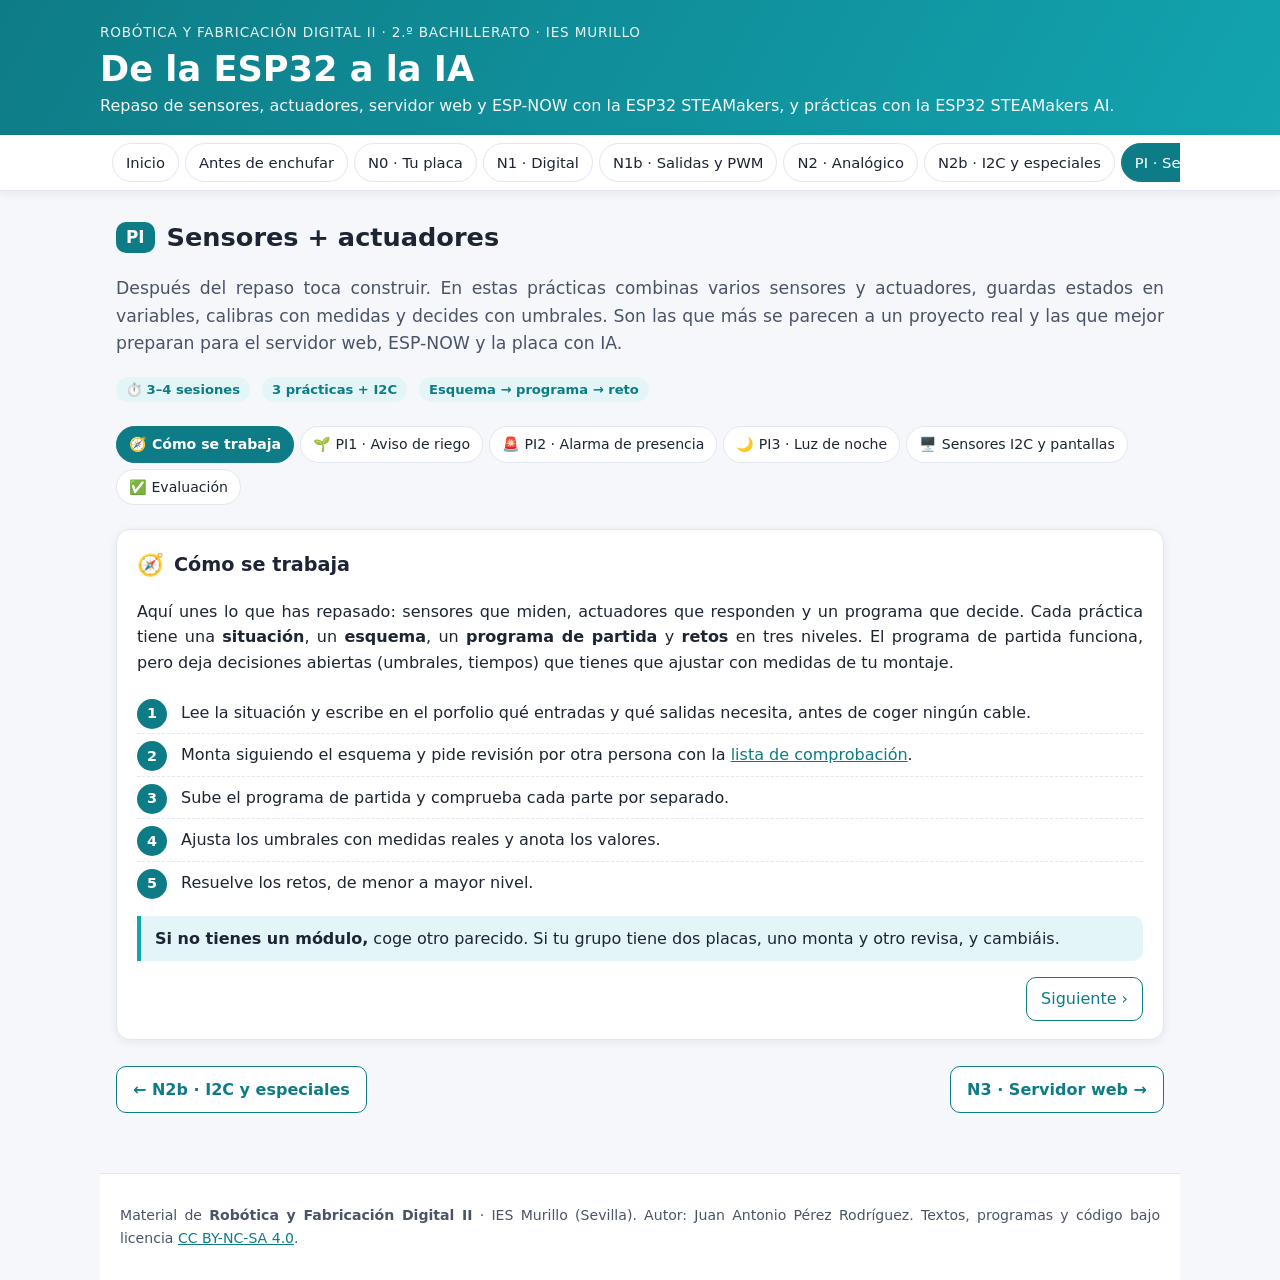
<file: pi.html>
<!DOCTYPE html>
<html lang="es">
<head>
<meta charset="utf-8">
<meta name="viewport" content="width=device-width, initial-scale=1">
<title>PI · Prácticas integradas con sensores y actuadores · RyFD II</title>
<link rel="stylesheet" href="assets/estilos.css?v=890831c4">
</head>
<body>
<header class="top">
  <div class="wrap">
    <div class="kicker">Robótica y Fabricación Digital II · 2.º Bachillerato · IES Murillo</div>
    <h1>De la ESP32 a la IA</h1>
    <p class="sub">Repaso de sensores, actuadores, servidor web y ESP-NOW con la ESP32 STEAMakers, y prácticas con la ESP32 STEAMakers AI.</p>
  </div>
</header>
<nav class="menu" aria-label="Secciones">
  <div class="wrap" id="menu">
    <a href="index.html">Inicio</a>
    <a href="seguridad.html">Antes de enchufar</a>
    <a href="n0.html">N0 · Tu placa</a>
    <a href="n1.html">N1 · Digital</a>
    <a href="n1b.html">N1b · Salidas y PWM</a>
    <a href="n2.html">N2 · Analógico</a>
    <a href="n2b.html">N2b · I2C y especiales</a>
    <a href="pi.html" class="on" aria-current="page">PI · Sensores + actuadores</a>
    <a href="n3.html">N3 · Servidor web</a>
    <a href="n4.html">N4 · ESP-NOW</a>
    <span class="soon" title="Próximamente">N5 · Placa AI</span>
    <span class="soon" title="Próximamente">N6 · Agentes con IA</span>
    <span class="soon" title="Próximamente">Reto final</span>
  </div>
</nav>

<main>
<section class="page" id="pi">
  <h2 class="lvl"><span class="badge">PI</span> Sensores + actuadores</h2>
  <p class="lead">Después del repaso toca construir. En estas prácticas combinas varios sensores y actuadores, guardas estados en variables, calibras con medidas y decides con umbrales. Son las que más se parecen a un proyecto real y las que mejor preparan para el servidor web, ESP-NOW y la placa con IA.</p>
  <div class="row"><span class="pill">⏱️ 3–4 sesiones</span><span class="pill">3 prácticas + I2C</span><span class="pill">Esquema → programa → reto</span></div>
  <div class="card">
    <h3 class="sec-title"><span class="ico">🧭</span> Cómo se trabaja</h3>

    <p>Aquí unes lo que has repasado: sensores que miden, actuadores que responden y un programa que decide. Cada práctica tiene una <b>situación</b>, un <b>esquema</b>, un <b>programa de partida</b> y <b>retos</b> en tres niveles. El programa de partida funciona, pero deja decisiones abiertas (umbrales, tiempos) que tienes que ajustar con medidas de tu montaje.</p>
    <ol class="steps"><li>Lee la situación y escribe en el porfolio qué entradas y qué salidas necesita, antes de coger ningún cable.</li><li>Monta siguiendo el esquema y pide revisión por otra persona con la <a href="seguridad.html">lista de comprobación</a>.</li><li>Sube el programa de partida y comprueba cada parte por separado.</li><li>Ajusta los umbrales con medidas reales y anota los valores.</li><li>Resuelve los retos, de menor a mayor nivel.</li></ol>
    <div class="note info"><b>Si no tienes un módulo,</b> coge otro parecido. Si tu grupo tiene dos placas, uno monta y otro revisa, y cambiáis.</div>
  </div>
  <div class="card">
    <h3 class="sec-title"><span class="ico">🌱</span> PI1 · Aviso de riego</h3>

    <p class="meta"><b>Situación.</b> Una maceta tiene que avisar cuando le falta agua: el LED verde indica que todo va bien, el rojo y el zumbador indican que hay que regar.</p>
    <h4>1 · Esquema de conexiones</h4>
    <figure class="fig"><img src="img/d_pi1.png" alt="Esquema de conexiones de PI1 · Aviso de riego"><figcaption>Esquema de PI1 · Aviso de riego. Todos los módulos se conectan en G-V-S.</figcaption></figure>
    <table class="t"><tr><th>Módulo</th><th>Pin de señal</th></tr><tr><td>Sonda de humedad de suelo</td><td>IO35 (A2)</td></tr><tr><td>LED rojo</td><td>IO17 (D4)</td></tr><tr><td>LED verde</td><td>IO16 (D5)</td></tr><tr><td>Zumbador activo</td><td>IO27 (D6)</td></tr></table>
    <h4>2 · Programa de partida</h4>
    <figure class="fig"><img src="img/prog_pi1.png" alt="Programa de bloques de PI1 · Aviso de riego"><figcaption>Programa de partida.</figcaption></figure>
    <p>Se guarda la humedad en una variable, se compara con el umbral (30 %) y se actúa sobre tres salidas a la vez. El valor se envía por el puerto serie para calibrar. <b>El 30 % es un valor de ejemplo</b>: tu sonda y tu tierra darán otros, y por eso hay que medir.</p>
    <h4>3 · Retos</h4>
    <div class="retos"><div class="reto b"><div class="tag">Básico</div><h4>Dos umbrales</h4><p>Añade un estado intermedio: por debajo del 20 % suena el zumbador; entre el 20 y el 40 % solo se enciende el LED rojo.</p></div><div class="reto m"><div class="tag">Medio</div><h4>Histéresis</h4><p>Enciende la alarma por debajo del 30 % y no la apagues hasta superar el 40 %.</p></div><div class="reto p"><div class="tag">Pro</div><h4>Calibración propia</h4><p>Mide aire, tierra seca y tierra mojada y usa mapear y limitar para obtener un porcentaje propio. Calcula la media de 10 lecturas.</p></div></div>
    <p class="small"><b>Entrega en el porfolio:</b> foto del montaje, tabla de medidas (aire, seco, mojado), umbral elegido y justificación, programa del reto.</p>
  </div>
  <div class="card">
    <h3 class="sec-title"><span class="ico">🚨</span> PI2 · Alarma de presencia</h3>

    <p class="meta"><b>Situación.</b> Una alarma que se arma y desarma con un pulsador: cuando está armada, el PIR detecta movimiento y suena el zumbador. El LED indica si está armada.</p>
    <h4>1 · Esquema de conexiones</h4>
    <figure class="fig"><img src="img/d_pi2.png" alt="Esquema de conexiones de PI2 · Alarma de presencia"><figcaption>Esquema de PI2 · Alarma de presencia. Todos los módulos se conectan en G-V-S.</figcaption></figure>
    <table class="t"><tr><th>Módulo</th><th>Pin de señal</th></tr><tr><td>Pulsador</td><td>IO26 (D2)</td></tr><tr><td>Sensor PIR</td><td>IO14 (D7)</td></tr><tr><td>LED</td><td>IO17 (D4)</td></tr><tr><td>Zumbador activo</td><td>IO27 (D6)</td></tr></table>
    <h4>2 · Programa de partida</h4>
    <figure class="fig"><img src="img/prog_pi2.png" alt="Programa de bloques de PI2 · Alarma de presencia"><figcaption>Programa de partida.</figcaption></figure>
    <p>La variable <b>armada</b> guarda el estado (0 o 1). Cada pulsación lo invierte con 1 − armada. La alarma solo suena si armada vale 1 <b>y</b> el PIR detecta movimiento. Fíjate en el bloque «se ha pulsado»: sin él, una pulsación larga armaría y desarmaría muchas veces.</p>
    <h4>3 · Retos</h4>
    <div class="retos"><div class="reto b"><div class="tag">Básico</div><h4>Tiempo de alarma</h4><p>Haz que, tras detectar movimiento, el zumbador suene exactamente 3 segundos.</p></div><div class="reto m"><div class="tag">Medio</div><h4>Armado con retardo</h4><p>Al armar, espera 10 segundos antes de vigilar y muestra la cuenta atrás por el puerto serie.</p></div><div class="reto p"><div class="tag">Pro</div><h4>Memoria de intrusión</h4><p>La alarma sigue sonando después de que el intruso se vaya, hasta que se desarme. Cuenta cuántas intrusiones ha habido.</p></div></div>
    <p class="small"><b>Entrega en el porfolio:</b> foto del montaje, diagrama de estados (armada / desarmada) dibujado a mano y programa del reto.</p>
  </div>
  <div class="card">
    <h3 class="sec-title"><span class="ico">🌙</span> PI3 · Luz de noche</h3>

    <p class="meta"><b>Situación.</b> Una luz que se enciende sola cuando oscurece: cuanta menos luz haya en la habitación, más brilla el LED.</p>
    <h4>1 · Esquema de conexiones</h4>
    <figure class="fig"><img src="img/d_pi3.png" alt="Esquema de conexiones de PI3 · Luz de noche"><figcaption>Esquema de PI3 · Luz de noche. Todos los módulos se conectan en G-V-S.</figcaption></figure>
    <table class="t"><tr><th>Módulo</th><th>Pin de señal</th></tr><tr><td>Fotorresistencia (LDR)</td><td>IO34 (A3)</td></tr><tr><td>LED</td><td>IO17 (D4)</td></tr></table>
    <h4>2 · Programa de partida</h4>
    <figure class="fig"><img src="img/prog_pi3.png" alt="Programa de bloques de PI3 · Luz de noche"><figcaption>Programa de partida.</figcaption></figure>
    <p>Se mide la luz en porcentaje y se mapea de forma <b>inversa</b> (0–100 a 255–0): menos luz, más brillo. Observa que el mapeo no cambia de sentido por casualidad: se invierte poniendo el rango de salida al revés.</p>
    <h4>3 · Retos</h4>
    <div class="retos"><div class="reto b"><div class="tag">Básico</div><h4>Más luz, más brillo</h4><p>Invierte el comportamiento y comprueba qué ocurre.</p></div><div class="reto m"><div class="tag">Medio</div><h4>Solo de noche</h4><p>El LED solo se enciende por debajo del 30 % de luz y se apaga por completo por encima, con histéresis.</p></div><div class="reto p"><div class="tag">Pro</div><h4>Automático o manual</h4><p>Un pulsador cambia entre modo automático y modo manual, y en manual un potenciómetro fija el brillo.</p></div></div>
    <p class="small"><b>Entrega en el porfolio:</b> foto del montaje, rango medido de tu LDR (tapada y con luz), programa del reto y una explicación del mapeo que has usado.</p>
  </div>
  <div class="card">
    <h3 class="sec-title"><span class="ico">🖥️</span> Sensores I2C y pantallas</h3>

    <p>El siguiente paso son los sensores y las pantallas que se conectan por <b>I2C</b>: dos hilos de datos (SDA y SCL) más alimentación, y un bus que permite varios dispositivos a la vez. La placa tiene un bloque de conectores I2C con GND, V, SDA y SCL, y el editor tiene bloques de <b>Visualización</b> para pantallas OLED y LCD.</p>
    <p>En el taller hay sensores de CO₂ y de pulso, y pantallas OLED y LCD. Las prácticas se plantearán igual que las anteriores: <b>medir</b> (CO₂ o pulso), <b>mostrar</b> en la pantalla y <b>avisar</b> con LED o zumbador al pasar un umbral.</p>
  </div>
  <div class="card">
    <h3 class="sec-title"><span class="ico">✅</span> Evaluación</h3>

    <p>Cada práctica se valora con la misma rúbrica. Los niveles describen lo que el alumno hace, no cuánto se equivoca, y cualquier formato de evidencia es válido si muestra lo pedido: foto, vídeo corto, esquema a mano o explicación oral.</p>
    <table class="t"><tr><th>Criterio</th><th>Iniciado</th><th>En proceso</th><th>Logrado</th><th>Destacado</th></tr><tr><td>Montaje</td><td>Necesita ayuda para cablear.</td><td>Monta con el esquema y corrige errores con ayuda.</td><td>Monta sin errores y lo revisa con la lista.</td><td>Monta, revisa a otros y documenta mejoras.</td></tr><tr><td>Programa</td><td>El programa de partida funciona con ayuda.</td><td>Sube y modifica el programa de partida.</td><td>Resuelve el reto básico y el medio.</td><td>Resuelve el reto pro y explica su programa.</td></tr><tr><td>Medidas y ajuste</td><td>Copia los valores del ejemplo.</td><td>Mide, pero no ajusta el programa.</td><td>Ajusta umbrales con sus medidas.</td><td>Justifica sus umbrales y valida con pruebas repetidas.</td></tr><tr><td>Porfolio</td><td>Entrega incompleto.</td><td>Entrega las evidencias básicas.</td><td>Entrega todo y explica.</td><td>Entrega todo, analiza fallos y propone mejoras.</td></tr><tr><td>Trabajo en grupo</td><td>Participa si se le pide.</td><td>Cumple su tarea.</td><td>Reparte tareas y revisa a sus compañeros.</td><td>Coordina y ayuda a otros grupos.</td></tr></table>
    <p class="small">Los criterios de evaluación concretos de la programación didáctica se vincularán a esta rúbrica cuando estén cerrados.</p>
  </div>
</section>

<div class="pager"><a href="n2b.html">← N2b · I2C y especiales</a><a href="n3.html">N3 · Servidor web →</a></div>
</main>
<footer>
  <div class="wrap">
    <p>Material de <b>Robótica y Fabricación Digital II</b> · IES Murillo (Sevilla). Autor: Juan Antonio Pérez Rodríguez.
    Textos, programas y código bajo licencia <a href="https://creativecommons.org/licenses/by-nc-sa/4.0/deed.es">CC BY-NC-SA 4.0</a>.</p>
  </div>
</footer>
<script src="assets/app.js?v=890831c4"></script>
</body>
</html>
</file>
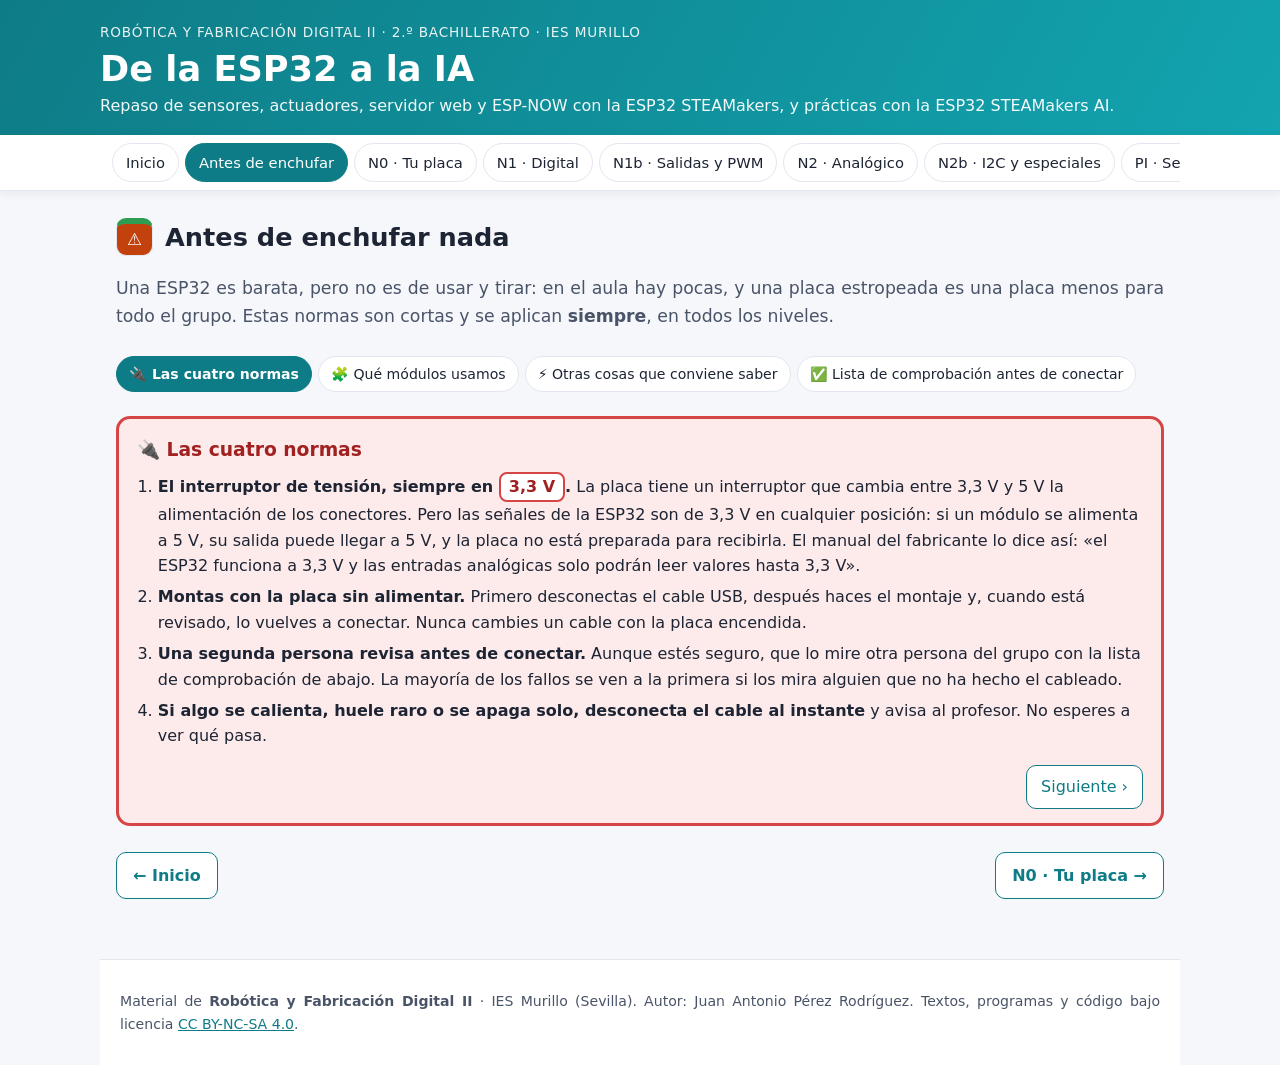
<file: seguridad.html>
<!DOCTYPE html>
<html lang="es">
<head>
<meta charset="utf-8">
<meta name="viewport" content="width=device-width, initial-scale=1">
<title>Antes de enchufar nada · RyFD II</title>
<link rel="stylesheet" href="assets/estilos.css?v=890831c4">
</head>
<body>
<header class="top">
  <div class="wrap">
    <div class="kicker">Robótica y Fabricación Digital II · 2.º Bachillerato · IES Murillo</div>
    <h1>De la ESP32 a la IA</h1>
    <p class="sub">Repaso de sensores, actuadores, servidor web y ESP-NOW con la ESP32 STEAMakers, y prácticas con la ESP32 STEAMakers AI.</p>
  </div>
</header>
<nav class="menu" aria-label="Secciones">
  <div class="wrap" id="menu">
    <a href="index.html">Inicio</a>
    <a href="seguridad.html" class="on" aria-current="page">Antes de enchufar</a>
    <a href="n0.html">N0 · Tu placa</a>
    <a href="n1.html">N1 · Digital</a>
    <a href="n1b.html">N1b · Salidas y PWM</a>
    <a href="n2.html">N2 · Analógico</a>
    <a href="n2b.html">N2b · I2C y especiales</a>
    <a href="pi.html">PI · Sensores + actuadores</a>
    <a href="n3.html">N3 · Servidor web</a>
    <a href="n4.html">N4 · ESP-NOW</a>
    <span class="soon" title="Próximamente">N5 · Placa AI</span>
    <span class="soon" title="Próximamente">N6 · Agentes con IA</span>
    <span class="soon" title="Próximamente">Reto final</span>
  </div>
</nav>

<main>
<section class="page" id="seguridad">
  <h2 class="lvl"><span class="badge reto">⚠️</span> Antes de enchufar nada</h2>
  <p class="lead">Una ESP32 es barata, pero no es de usar y tirar: en el aula hay pocas, y una placa estropeada es una placa menos para todo el grupo. Estas normas son cortas y se aplican <b>siempre</b>, en todos los niveles.</p>

  <div class="alerta">
    <h3>🔌 Las cuatro normas</h3>
    <ol>
      <li><b>El interruptor de tensión, siempre en <span class="chip33">3,3 V</span>.</b> La placa tiene un interruptor que cambia entre 3,3 V y 5 V la alimentación de los conectores. Pero las señales de la ESP32 son de 3,3 V en cualquier posición: si un módulo se alimenta a 5 V, su salida puede llegar a 5 V, y la placa no está preparada para recibirla. El manual del fabricante lo dice así: «el ESP32 funciona a 3,3 V y las entradas analógicas solo podrán leer valores hasta 3,3 V».</li>
      <li><b>Montas con la placa sin alimentar.</b> Primero desconectas el cable USB, después haces el montaje y, cuando está revisado, lo vuelves a conectar. Nunca cambies un cable con la placa encendida.</li>
      <li><b>Una segunda persona revisa antes de conectar.</b> Aunque estés seguro, que lo mire otra persona del grupo con la lista de comprobación de abajo. La mayoría de los fallos se ven a la primera si los mira alguien que no ha hecho el cableado.</li>
      <li><b>Si algo se calienta, huele raro o se apaga solo, desconecta el cable al instante</b> y avisa al profesor. No esperes a ver qué pasa.</li>
    </ol>
  </div>

  <div class="card">
    <h3 class="sec-title"><span class="ico">🧩</span> Qué módulos usamos</h3>
    <p>Usamos los módulos del kit de sensores para micro:bit (Keyestudio). Tienen tres conexiones: <b>G</b> (masa, el negativo), <b>V</b> (la alimentación, el positivo) y <b>S</b> (la señal). Al estar pensados para una placa de 3,3 V, funcionan con la ESP32 con el interruptor en <span class="chip33">3,3 V</span>.</p>
    <p>Si algún módulo que no sea de ese kit (un DHT11, una pantalla, un sensor suelto) trae otra indicación de tensión, consulta al profesor antes de conectarlo.</p>
    <p><b>Pantalla LCD I2C:</b> se usa siempre con el interruptor en <span class="chip33">3,3 V</span>. Si no se ve nada, no la pases a 5 V: avisa al profesor.</p>
    <p style="font-size:.9rem;color:var(--ink2)">Fuente: documentación del kit de 37 sensores para micro:bit de Keyestudio.</p>
  </div>

  <div class="card">
    <h3 class="sec-title"><span class="ico">⚡</span> Otras cosas que conviene saber</h3>
    <ul>
      <li><b>La alimentación por USB importa.</b> Según el manual de la placa, si la tensión baja de unos 4,8 V la placa no funciona bien, sobre todo la Wi-Fi. Si el servidor web se cuelga o la placa se reinicia sola, prueba con otro cable o con otro puerto USB antes de culpar al programa.</li>
      <li><b>El pin IO0 no se conecta a nada.</b> El manual lo marca como «no conectar».</li>
      <li><b>No conectes nada a A0 (IO2) si puedes evitarlo.</b> El manual del fabricante indica que A0 (GPIO02) comparte conexión con el sistema de grabación del programa: en la shield que lo usa, si el potenciómetro no está en su posición, el envío falla. Si has conectado algo a A0, desconéctalo antes de cargar el programa.</li>
      <li><b>Con la Wi-Fi activada, dejan de leer A0 (IO2) y A1 (IO4), y también IO12, IO13, IO14, IO25, IO26 e IO27 si los usas como entrada analógica.</b> Según Espressif, es una limitación del chip: el Wi-Fi usa el ADC2, y lo veremos con detalle cuando lleguemos al servidor web.</li>
    </ul>
  </div>

  <div class="card">
    <h3 class="sec-title"><span class="ico">✅</span> Lista de comprobación antes de conectar</h3>
    <p>La rellena quien revisa, no quien ha montado.</p>
    <ul class="checklist">
      <li><label><input type="checkbox"> El cable USB está <b>desconectado</b>.</label></li>
      <li><label><input type="checkbox"> El interruptor de tensión está en <b>3,3 V</b>.</label></li>
      <li><label><input type="checkbox"> Cada módulo es del kit de micro:bit (o lo ha aprobado el profesor).</label></li>
      <li><label><input type="checkbox"> <b>G</b> del módulo va a <b>G</b> de la placa y <b>V</b> va a <b>V</b>, sin cruzar ninguno.</label></li>
      <li><label><input type="checkbox"> <b>S</b> va al pin que dice el esquema, y a ninguno más.</label></li>
      <li><label><input type="checkbox"> Ningún cable toca otro cable que no debe, y nada está suelto.</label></li>
      <li><label><input type="checkbox"> No hay nada conectado a IO0 ni, al cargar el programa, a A0.</label></li>
    </ul>
    <p class="cl-count" style="font-weight:700">0 de 7 comprobaciones hechas</p>
  </div>
</section>

<div class="pager"><a href="index.html">← Inicio</a><a href="n0.html">N0 · Tu placa →</a></div>
</main>
<footer>
  <div class="wrap">
    <p>Material de <b>Robótica y Fabricación Digital II</b> · IES Murillo (Sevilla). Autor: Juan Antonio Pérez Rodríguez.
    Textos, programas y código bajo licencia <a href="https://creativecommons.org/licenses/by-nc-sa/4.0/deed.es">CC BY-NC-SA 4.0</a>.</p>
  </div>
</footer>
<script src="assets/app.js?v=890831c4"></script>
</body>
</html>
</file>
<file: assets/estilos.css>
:root{
  --bg:#f6f7fb; --card:#ffffff; --ink:#1d2433; --ink2:#4a5468; --line:#e2e6ef;
  --brand:#0e7c86; --brand2:#12a4b0; --brand-soft:#e3f5f6;
  --accent:#f29f05; --accent-soft:#fff4dc;
  --ok:#2e9d52; --ok-soft:#e5f6ea; --bad:#d64545; --bad-soft:#fdeaea;
  --code:#0f1724; --code-ink:#d6e2f0;
  --lvl1:#2e9d52; --lvl2:#f29f05; --lvl3:#c2410c;
  --radius:14px; --shadow:0 2px 10px rgba(20,30,60,.07);
}
*{box-sizing:border-box}
html{scroll-behavior:smooth}
body{margin:0;background:var(--bg);color:var(--ink);font:16px/1.6 system-ui,-apple-system,"Segoe UI",Roboto,"Helvetica Neue",Arial,sans-serif}
p,li.just{text-align:justify;hyphens:auto;-webkit-hyphens:auto}
a{color:var(--brand)}
img{max-width:100%;height:auto;display:block}
code{font-family:ui-monospace,"Cascadia Code",Consolas,monospace;font-size:.92em;background:#eef1f6;padding:.05em .35em;border-radius:5px}

/* Cabecera y navegación */
header.top{background:linear-gradient(120deg,var(--brand),var(--brand2));color:#fff;padding:22px 20px 16px}
header.top .wrap{max-width:1080px;margin:0 auto}
header.top .kicker{font-size:.85rem;letter-spacing:.06em;text-transform:uppercase;opacity:.9}
header.top h1{margin:.15em 0 .1em;font-size:clamp(1.5rem,3.4vw,2.2rem);line-height:1.15}
header.top .sub{opacity:.95;margin:0}
nav.menu{position:sticky;top:0;z-index:20;background:#fff;border-bottom:1px solid var(--line);box-shadow:var(--shadow)}
nav.menu .wrap{max-width:1080px;margin:0 auto;display:flex;gap:6px;overflow-x:auto;padding:8px 12px;scrollbar-width:thin}
nav.menu button{flex:0 0 auto;border:1px solid var(--line);background:#fff;color:var(--ink);padding:7px 13px;border-radius:999px;font:inherit;font-size:.92rem;cursor:pointer;white-space:nowrap}
nav.menu button:hover{border-color:var(--brand2)}
nav.menu button.on{background:var(--brand);border-color:var(--brand);color:#fff}
nav.menu button[disabled]{opacity:.45;cursor:not-allowed}

main{max-width:1080px;margin:0 auto;padding:18px 16px 60px}
section.page{display:none}
section.page.on{display:block;animation:fade .25s ease}
@keyframes fade{from{opacity:0;transform:translateY(4px)}to{opacity:1;transform:none}}

/* Tarjetas y bloques */
.card{background:var(--card);border:1px solid var(--line);border-radius:var(--radius);box-shadow:var(--shadow);padding:18px 20px;margin:16px 0}
.card h2,.card h3{margin-top:0}
h2.lvl{display:flex;align-items:center;gap:12px;font-size:1.6rem;margin:.3em 0}
h2.lvl .badge{background:var(--brand);color:#fff;border-radius:10px;padding:2px 10px;font-size:1.05rem}
h2.lvl .badge.reto{background:var(--lvl3)}
table.rubrica td{font-size:.88rem;width:20%}
.piano{display:flex;gap:3px;flex-wrap:nowrap;overflow-x:auto;padding:6px 0}
.piano .key{flex:0 0 auto;width:44px;height:120px;border:1px solid #c9d3e4;border-radius:0 0 8px 8px;background:#fff;cursor:pointer;display:flex;align-items:flex-end;justify-content:center;padding-bottom:6px;font:600 .72rem Inter,system-ui,sans-serif;color:#1d2433;touch-action:none}
.piano .key.neg{background:#1d2433;color:#fff;height:90px;width:36px}
.piano .key:active{background:#ffe066}.piano .key.neg:active{background:#7048e8}
table.rubrica th:nth-child(1){background:#fdeaea}table.rubrica th:nth-child(2){background:#fff4dc}table.rubrica th:nth-child(3){background:#eef7e6}table.rubrica th:nth-child(4){background:#e5f6ea}table.rubrica th:nth-child(5){background:#d3f0dc}
.lead{font-size:1.08rem;color:var(--ink2)}
.sec-title{display:flex;align-items:center;gap:10px;font-size:1.2rem;margin:0 0 .4em}
.sec-title .ico{font-size:1.35rem}
.grid2{display:grid;grid-template-columns:repeat(auto-fit,minmax(280px,1fr));gap:14px}
.grid3{display:grid;grid-template-columns:repeat(auto-fit,minmax(220px,1fr));gap:12px}
.pill{display:inline-block;background:var(--brand-soft);color:var(--brand);border-radius:999px;padding:2px 10px;font-size:.82rem;font-weight:600;margin:2px 4px 2px 0}
.pill.crit{background:#ece9fe;color:#5b3fc4}
.note{border-left:4px solid var(--accent);background:var(--accent-soft);padding:10px 14px;border-radius:0 10px 10px 0;margin:12px 0}
.note.info{border-color:var(--brand2);background:var(--brand-soft)}
.note.warn{border-color:var(--bad);background:var(--bad-soft)}
.steps{counter-reset:s;list-style:none;padding:0;margin:0}
.steps>li{counter-increment:s;position:relative;padding:8px 0 8px 44px;border-bottom:1px dashed var(--line)}
.steps>li:last-child{border-bottom:0}
.steps>li::before{content:counter(s);position:absolute;left:0;top:7px;width:30px;height:30px;border-radius:50%;background:var(--brand);color:#fff;display:grid;place-items:center;font-weight:700;font-size:.9rem}
.prog-img{border:1px solid var(--line);border-radius:10px;padding:8px;background:#fff;margin:10px 0}
.prog-img figcaption{font-size:.85rem;color:var(--ink2);margin-top:6px;text-align:center}
.tall-img{max-width:420px;margin-inline:auto}

/* Mapa de niveles */
.levels{display:grid;grid-template-columns:repeat(auto-fit,minmax(180px,1fr));gap:12px}
.lv{border:1px solid var(--line);border-radius:12px;padding:12px 14px;background:#fff;cursor:pointer;transition:transform .15s,box-shadow .15s}
.lv:hover{transform:translateY(-2px);box-shadow:0 6px 16px rgba(20,30,60,.1)}
.lv .n{font-weight:800;color:var(--brand);font-size:1.1rem}
.lv .t{font-weight:600}
.lv .d{font-size:.85rem;color:var(--ink2)}
.lv.soon{opacity:.55;cursor:default}
.lv.reto{border:2px solid var(--accent);background:var(--accent-soft)}
.lv.done{border-color:var(--ok);background:var(--ok-soft)}

/* Retos por niveles */
.retos{display:grid;grid-template-columns:repeat(auto-fit,minmax(240px,1fr));gap:12px}
.reto{border-radius:12px;padding:12px 14px;border:1px solid var(--line);background:#fff;border-top:6px solid var(--lvl1)}
.reto.m{border-top-color:var(--lvl2)} .reto.p{border-top-color:var(--lvl3)}
.reto h4{margin:.1em 0 .3em}
.reto .tag{font-size:.78rem;font-weight:700;text-transform:uppercase;letter-spacing:.05em}
.reto.b .tag{color:var(--lvl1)} .reto.m .tag{color:var(--lvl2)} .reto.p .tag{color:var(--lvl3)}

/* Puente Python */
.bridge{display:grid;grid-template-columns:1fr 1fr;gap:12px}
.bridge>div{min-width:0}
pre.code{overflow-x:auto}
@media (max-width:640px){.bridge{grid-template-columns:1fr}}
.bridge>div{border:1px solid var(--line);border-radius:10px;padding:10px 12px;background:#fbfcfe}
.bridge h4{margin:0 0 6px;font-size:.95rem}

/* Código */
pre.code{background:var(--code);color:var(--code-ink);padding:14px 16px;border-radius:10px;overflow:auto;font:13.5px/1.55 ui-monospace,"Cascadia Code",Consolas,monospace;margin:10px 0}
pre.code .c{color:#7f93ad} pre.code .k{color:#7cc4ff} pre.code .s{color:#ffd479} pre.code .f{color:#9be28b}
details.capo{border:1px solid #c9d3e4;border-radius:12px;background:#f7f9fd;margin:14px 0}
details.capo>summary{cursor:pointer;padding:12px 16px;font-weight:700;list-style:none;display:flex;gap:10px;align-items:center}
details.capo>summary::-webkit-details-marker{display:none}
details.capo>summary::after{content:"▸";margin-left:auto;transition:transform .2s}
details.capo[open]>summary::after{transform:rotate(90deg)}
details.capo .in{padding:0 16px 14px}

/* Consola simulada */
.serial{border-radius:12px;overflow:hidden;border:1px solid #1f2b3d;background:#0b1220;color:#cde3d6;margin:10px 0}
.serial .bar{display:flex;align-items:center;gap:8px;background:#162236;padding:8px 10px;color:#9fb3cc;font-size:.85rem;flex-wrap:wrap}
.serial .bar b{color:#e7eef8}
.serial .bar .sp{flex:1}
.serial .bar button{border:0;border-radius:7px;padding:5px 11px;font:inherit;font-size:.82rem;cursor:pointer;background:#2b8a3e;color:#fff}
.serial .bar button.stop{background:#a33}
.serial .bar button.cl{background:#3a4a63}
.serial .out{height:190px;overflow:auto;padding:10px 12px;font:13.5px/1.5 ui-monospace,Consolas,monospace;white-space:pre-wrap}
.serial .out .t{color:#6f86a3}
.sim-row{display:flex;gap:16px;align-items:flex-start;flex-wrap:wrap}
.sim-row .serial{flex:1 1 320px}

/* Matriz 5x5 simulada */
.mx{display:grid;grid-template-columns:repeat(5,1fr);gap:6px;background:#111;padding:12px;border-radius:12px;width:190px;aspect-ratio:1;flex:0 0 auto}
.mx i{border-radius:50%;background:#2a2a2a;box-shadow:inset 0 0 0 1px #000;transition:background .08s}
.mx-label{font-size:.8rem;color:var(--ink2);text-align:center;margin-top:4px}

/* Diseñador */
.designer{display:flex;gap:18px;flex-wrap:wrap;align-items:flex-start}
.dz{display:grid;grid-template-columns:repeat(5,46px);grid-template-rows:repeat(5,46px);gap:6px;background:#111;padding:12px;border-radius:12px}
.dz button{border:0;border-radius:50%;background:#2a2a2a;cursor:pointer;position:relative;font:600 11px system-ui;color:#888}
.dz.show-idx button::after{content:attr(data-i);position:absolute;inset:0;display:grid;place-items:center;color:#fff;mix-blend-mode:difference}
.palette{display:flex;gap:6px;flex-wrap:wrap;margin:6px 0}
.palette button{width:30px;height:30px;border-radius:8px;border:2px solid #fff;box-shadow:0 0 0 1px var(--line);cursor:pointer}
.palette button.on{box-shadow:0 0 0 3px var(--ink)}
.small{font-size:.86rem;color:var(--ink2)}
.btn{border:1px solid var(--brand);background:var(--brand);color:#fff;border-radius:9px;padding:8px 14px;font:inherit;font-size:.92rem;cursor:pointer}
.btn.ghost{background:#fff;color:var(--brand)}
.btn:hover{filter:brightness(1.07)}
.btn.hold{touch-action:none;user-select:none}
.plotter{flex:1;min-width:260px;border-radius:12px;overflow:hidden;border:1px solid #1f2b3d;background:#0b1220;margin:10px 0}
.plotter .bar{display:flex;align-items:center;gap:10px;background:#162236;padding:8px 10px;color:#9fb3cc;font-size:.85rem;flex-wrap:wrap}
.plotter .bar b{color:#e7eef8}.plotter .bar .sp{flex:1}
.plotter .lg{display:inline-flex;align-items:center;gap:5px;color:#cde3d6}.plotter .lg i{width:14px;height:3px;border-radius:2px;display:inline-block}
.plotter .bar button{border:0;border-radius:7px;padding:5px 11px;font:inherit;font-size:.82rem;cursor:pointer;background:#3a4a63;color:#fff}
.plotter canvas{display:block;width:100%;height:210px}
.plotter .last{padding:6px 10px;font:12.5px ui-monospace,Consolas,monospace;color:#9fb3cc;border-top:1px solid #1f2b3d;min-height:1.6em;overflow-x:auto;white-space:nowrap}
.btn.ghost.on{background:var(--accent,#0b7285);color:#fff}
input[type=range]{accent-color:#0b7285}
/* ---- Mejoras didácticas ---- */
details.paso{border:1px solid #b9dfe2;border-radius:12px;background:#f2fafb;margin:12px 0}
details.paso>summary{cursor:pointer;padding:10px 14px;font-weight:700;color:var(--brand);list-style:none;display:flex;align-items:center;gap:8px}
details.paso>summary::-webkit-details-marker{display:none}
details.paso>summary::after{content:"▸";margin-left:auto;transition:transform .2s}
details.paso[open]>summary::after{transform:rotate(90deg)}
details.paso .in{padding:0 14px 10px}
.ruta{display:inline-block;background:#e8eefc;color:#2b3f73;border-radius:6px;padding:0 6px;font-size:.86em;font-weight:600;white-space:nowrap}
.entender{border-left:4px solid #7048e8;background:#f3f0ff;border-radius:0 12px 12px 0;padding:10px 16px;margin:14px 0}
.entender h4{margin:2px 0 6px;color:#5f3dc4}
.entender p{margin:6px 0}
figure.esquema{margin:14px 0;padding:10px;border:1px solid var(--line);border-radius:12px;background:#fff;text-align:center}
figure.esquema svg{width:100%;max-width:680px;height:auto}
figure.esquema figcaption{font-size:.86rem;color:var(--ink2);margin-top:6px}
.g{border-bottom:1.5px dotted #7048e8;cursor:help}
.gpop{position:absolute;z-index:50;max-width:320px;background:#1d2433;color:#fff;border-radius:10px;padding:10px 12px;font-size:.88rem;line-height:1.4;box-shadow:0 8px 24px rgba(0,0,0,.25)}
.gpop b{display:block;margin-bottom:3px;color:#d0bfff}.gpop a{color:#a5d8ff;font-size:.82rem}
.opc{font-size:.72rem;font-weight:600;background:#e8eefc;color:#2b3f73;border-radius:999px;padding:2px 8px}
details.capo .amp{font-size:.88rem;color:var(--ink2);font-style:italic;margin:4px 0 8px}
#glos-list dt{font-weight:700;margin-top:12px;color:var(--brand)}#glos-list dd{margin:2px 0 0 0}
#glos-list .hl{background:#fff3bf;border-radius:6px}

.row{display:flex;gap:8px;flex-wrap:wrap;align-items:center}

/* Placa */
.board-wrap{display:grid;grid-template-columns:minmax(260px,420px) 1fr;gap:18px;align-items:start}
@media (max-width:760px){.board-wrap{grid-template-columns:1fr}}
.board svg{width:100%;height:auto}
.board .hot{cursor:pointer}
.board .hot rect,.board .hot circle,.board .hot path{transition:filter .15s,stroke .15s}
.board .hot:hover>*,.board .hot.sel>*{filter:drop-shadow(0 0 4px #ffd34d)}
.parts{display:grid;grid-template-columns:repeat(auto-fit,minmax(150px,1fr));gap:8px}
.part{border:1px solid var(--line);border-radius:10px;padding:8px 10px;background:#fff;cursor:pointer;font-size:.9rem}
.part:hover,.part.sel{border-color:var(--accent);background:var(--accent-soft)}
.part b{display:block}
.part span{color:var(--ink2);font-size:.8rem}
.infobox{min-height:92px;border:1px dashed var(--brand2);border-radius:10px;padding:10px 12px;background:var(--brand-soft);margin-top:10px}

/* Infografía de la placa */
.ig-tabs{margin:6px 0 12px}
.ig-lbl{display:inline-flex;align-items:center;gap:6px;margin-left:auto}
.ig-wrap{display:grid;grid-template-columns:minmax(0,1fr) 300px;gap:16px;align-items:start}
@media (max-width:900px){.ig-wrap{grid-template-columns:1fr}}
.ig-stage{background:radial-gradient(circle at 50% 40%,#ffffff,#eef2f7);border:1px solid var(--line);border-radius:14px;padding:6px}
.ig-stage svg{width:100%;height:auto;display:block}
.ig-stage .mk{cursor:pointer}
.ig-stage .mk circle.dot{fill:#f29f05;stroke:#fff;stroke-width:3}
.ig-stage .mk text{fill:#fff;font:800 22px system-ui;text-anchor:middle;dominant-baseline:central;pointer-events:none}
.ig-stage .mk .ring{fill:none;stroke:#f29f05;stroke-width:3;opacity:0}
.ig-stage .mk.sel circle.dot{fill:#0e7c86}
.ig-stage .mk.sel .ring{opacity:1;animation:pulse 1.4s infinite}
@keyframes pulse{0%{r:20;opacity:.9}100%{r:40;opacity:0}}
.ig-stage .lbl text{font:600 22px system-ui;fill:#1d2433}
.ig-stage .lbl line{stroke:#0e7c86;stroke-width:2.5}
.ig-stage .lbl rect{fill:#fff;stroke:#c9d3e4}
.ig-stage.nolabels .lbl{display:none}
@media (max-width:640px){.ig-stage .lbl{display:none}}
.ig-list{list-style:none;padding:0;margin:0;display:grid;gap:6px;max-height:420px;overflow:auto}
.ig-list li{display:flex;gap:10px;align-items:center;border:1px solid var(--line);border-radius:10px;padding:6px 10px;background:#fff;cursor:pointer;font-size:.92rem}
.ig-list li:hover,.ig-list li.sel{border-color:var(--accent);background:var(--accent-soft)}
.ig-list .num{flex:0 0 26px;height:26px;border-radius:50%;background:#f29f05;color:#fff;font-weight:800;display:grid;place-items:center;font-size:.85rem}
.ig-list li.sel .num{background:var(--brand)}
.ig-list .lv{all:unset;margin-left:auto;font-size:.75rem;color:var(--brand);font-weight:700}
.ig-legend{display:flex;gap:10px;flex-wrap:wrap;font-size:.82rem;margin-top:6px}
.ig-legend span{display:inline-flex;align-items:center;gap:5px}
.ig-legend i{width:14px;height:14px;border-radius:4px;display:inline-block}

/* Test */
.quiz .q{border:1px solid var(--line);border-radius:12px;padding:12px 14px;margin:10px 0;background:#fff}
.quiz .q p{margin:.1em 0 .5em;font-weight:600;text-align:left}
.quiz label{display:flex;gap:8px;align-items:flex-start;padding:6px 8px;border-radius:8px;cursor:pointer}
.quiz label:hover{background:#f2f5fa}
.quiz .fb{display:none;margin-top:6px;padding:8px 10px;border-radius:8px;font-size:.92rem}
.quiz .q.right .fb{display:block;background:var(--ok-soft);color:#1d6b38}
.quiz .q.wrong .fb{display:block;background:var(--bad-soft);color:#8c2626}
.score{font-size:1.15rem;font-weight:800;margin-left:8px}

/* Porfolio / Classroom */
.portfolio li{margin:.25em 0}
.classroom{position:relative;background:#fbfcfe;border:1px solid var(--line);border-radius:10px;padding:14px 16px;white-space:pre-wrap;font-size:.95rem}
.copyok{color:var(--ok);font-weight:700;margin-left:8px;opacity:0;transition:opacity .2s}
.copyok.on{opacity:1}
.done-row{display:flex;justify-content:flex-end;margin-top:8px}
.check{display:inline-flex;align-items:center;gap:8px;border:2px solid var(--ok);color:var(--ok);background:#fff;border-radius:999px;padding:8px 16px;font-weight:700;cursor:pointer}
.check.on{background:var(--ok);color:#fff}

@media (max-width:640px){table.t{display:block;overflow-x:auto;-webkit-overflow-scrolling:touch} table.t th,table.t td{min-width:90px} #n9-tabla-pines th:last-child,#n9-tabla-pines td:last-child{min-width:230px} #n9-tabla-pines th:first-child,#n9-tabla-pines td:first-child{min-width:70px}}
table.t{width:100%;border-collapse:collapse;font-size:.93rem}
table.t th,table.t td{border-bottom:1px solid var(--line);padding:7px 8px;text-align:left;vertical-align:top}
table.t th{background:#f2f5fa}
.legend{display:grid;grid-template-columns:repeat(auto-fit,minmax(210px,1fr));gap:10px}
.legend div{border:1px solid var(--line);border-radius:10px;padding:10px 12px;background:#fff}
.legend b{display:block;margin-bottom:2px}
footer{max-width:1080px;margin:0 auto;padding:0 16px 30px;color:var(--ink2);font-size:.85rem;text-align:center}

nav.menu a{flex:0 0 auto;border:1px solid var(--line);background:#fff;color:var(--ink);padding:7px 13px;border-radius:999px;font-size:.92rem;white-space:nowrap;text-decoration:none}
nav.menu a:hover{border-color:var(--brand2)}
nav.menu a.on{background:var(--brand);border-color:var(--brand);color:#fff}
nav.menu span.soon{flex:0 0 auto;border:1px solid var(--line);padding:7px 13px;border-radius:999px;font-size:.92rem;white-space:nowrap;opacity:.45}
.pager{display:flex;justify-content:space-between;gap:10px;margin:26px 0 0;flex-wrap:wrap}
.pager a{border:1px solid var(--brand);color:var(--brand);background:#fff;border-radius:10px;padding:10px 16px;text-decoration:none;font-weight:600}
.pager a:hover{background:var(--brand-soft)}
a.lv{text-decoration:none;color:inherit;display:block}

/* ===== Extras de RyFD II ===== */
nav.menu a{flex:0 0 auto;border:1px solid var(--line);background:#fff;color:var(--ink);padding:7px 13px;border-radius:999px;font-size:.92rem;white-space:nowrap;text-decoration:none}
nav.menu a:hover{border-color:var(--brand2)}
nav.menu a.on{background:var(--brand);border-color:var(--brand);color:#fff}
nav.menu span.soon{flex:0 0 auto;border:1px solid var(--line);padding:7px 13px;border-radius:999px;font-size:.92rem;white-space:nowrap;opacity:.45}
section.page{display:block}
.pager{display:flex;justify-content:space-between;gap:10px;margin:26px 0 0;flex-wrap:wrap}
.pager a{border:1px solid var(--brand);color:var(--brand);background:#fff;border-radius:10px;padding:10px 16px;text-decoration:none;font-weight:600}
.pager a:hover{background:var(--brand-soft)}
a.lv{text-decoration:none;color:inherit;display:block}
footer{border-top:1px solid var(--line);background:#fff;padding:16px 20px;font-size:.88rem;color:var(--ink2)}
footer .wrap{max-width:1080px;margin:0 auto}

/* Aviso de seguridad eléctrica */
.alerta{border:3px solid var(--bad);background:var(--bad-soft);border-radius:14px;padding:14px 18px;margin:16px 0}
.alerta h3{margin:.1em 0 .4em;color:#a12020;display:flex;gap:10px;align-items:center}
.alerta ol{margin:.3em 0 0;padding-left:1.3em}
.alerta li{margin:.35em 0}
.chip33{display:inline-block;background:#fff;border:2px solid var(--bad);color:#a12020;font-weight:800;border-radius:8px;padding:0 8px}
.checklist{list-style:none;padding:0;margin:.5em 0}
.checklist li{display:flex;gap:10px;align-items:flex-start;padding:5px 0}
.checklist input{margin-top:.35em;width:18px;height:18px}
.quiz .q.ok{border-color:var(--ok);background:var(--ok-soft)}
.quiz .q.bad{border-color:var(--bad);background:var(--bad-soft)}
.quiz .fb{margin:.5em 0 0;font-size:.92rem}
.quiz button.chk{border:1px solid var(--brand);background:var(--brand);color:#fff;border-radius:10px;padding:8px 16px;font:inherit;font-weight:600;cursor:pointer}
.quiz .score{margin-left:12px;font-weight:700}
.off{display:none !important}
.tabs{display:flex;flex-wrap:wrap;gap:6px;margin:14px 0;position:sticky;top:0;z-index:5;background:var(--bg,#fff);padding:8px 0}
.tab{border:1px solid var(--line);background:#fff;color:var(--ink);border-radius:999px;padding:6px 12px;font:inherit;font-size:.88rem;cursor:pointer}
.tab.on{background:var(--brand);border-color:var(--brand);color:#fff;font-weight:700}
.tabnav{display:flex;justify-content:space-between;gap:8px;margin:16px 0 0}
.tabgo{border:1px solid var(--brand);background:#fff;color:var(--brand);border-radius:10px;padding:8px 14px;font:inherit;cursor:pointer}
.tabnav .tabgo:only-child:first-child{margin-left:auto}


.fig{margin:14px 0;text-align:center}
.fig img{max-width:100%;height:auto;border:1px solid var(--line);border-radius:10px;background:#fff}
.fig figcaption{font-size:.88rem;color:var(--ink2);margin-top:6px}
.small{font-size:.9rem;color:var(--ink2)}
.meta{margin:.4em 0 .8em}
table.ficha td{height:2.2em;border:1px dashed var(--line)}

/* Etiquetas de estado (tabla de pines) */
.sem{display:inline-block;padding:1px 9px;border-radius:999px;font-weight:700;font-size:.82rem;white-space:nowrap}
.sem.r{background:#fde2e2;color:#8f1d1d}.sem.a{background:#fff0d1;color:#7a4a00}.sem.v{background:#dbf3e4;color:#145c36}.sem.g{background:#e4e8f1;color:#2c3750}

/* Tablas que se apilan en móvil */
@media (max-width:700px){
 table.stack,table.stack tbody{display:block;width:100%}
 table.stack tr:first-child{display:none}
 table.stack tr{display:block;border:1px solid var(--line,#d9dde5);border-radius:10px;margin:10px 0;padding:6px 4px}
 table.stack td{display:block;border:0;padding:4px 10px}
 table.stack td::before{content:attr(data-l);display:block;font-size:.72rem;font-weight:700;text-transform:uppercase;letter-spacing:.04em;color:var(--muted,#5a6577)}
}
</file>
